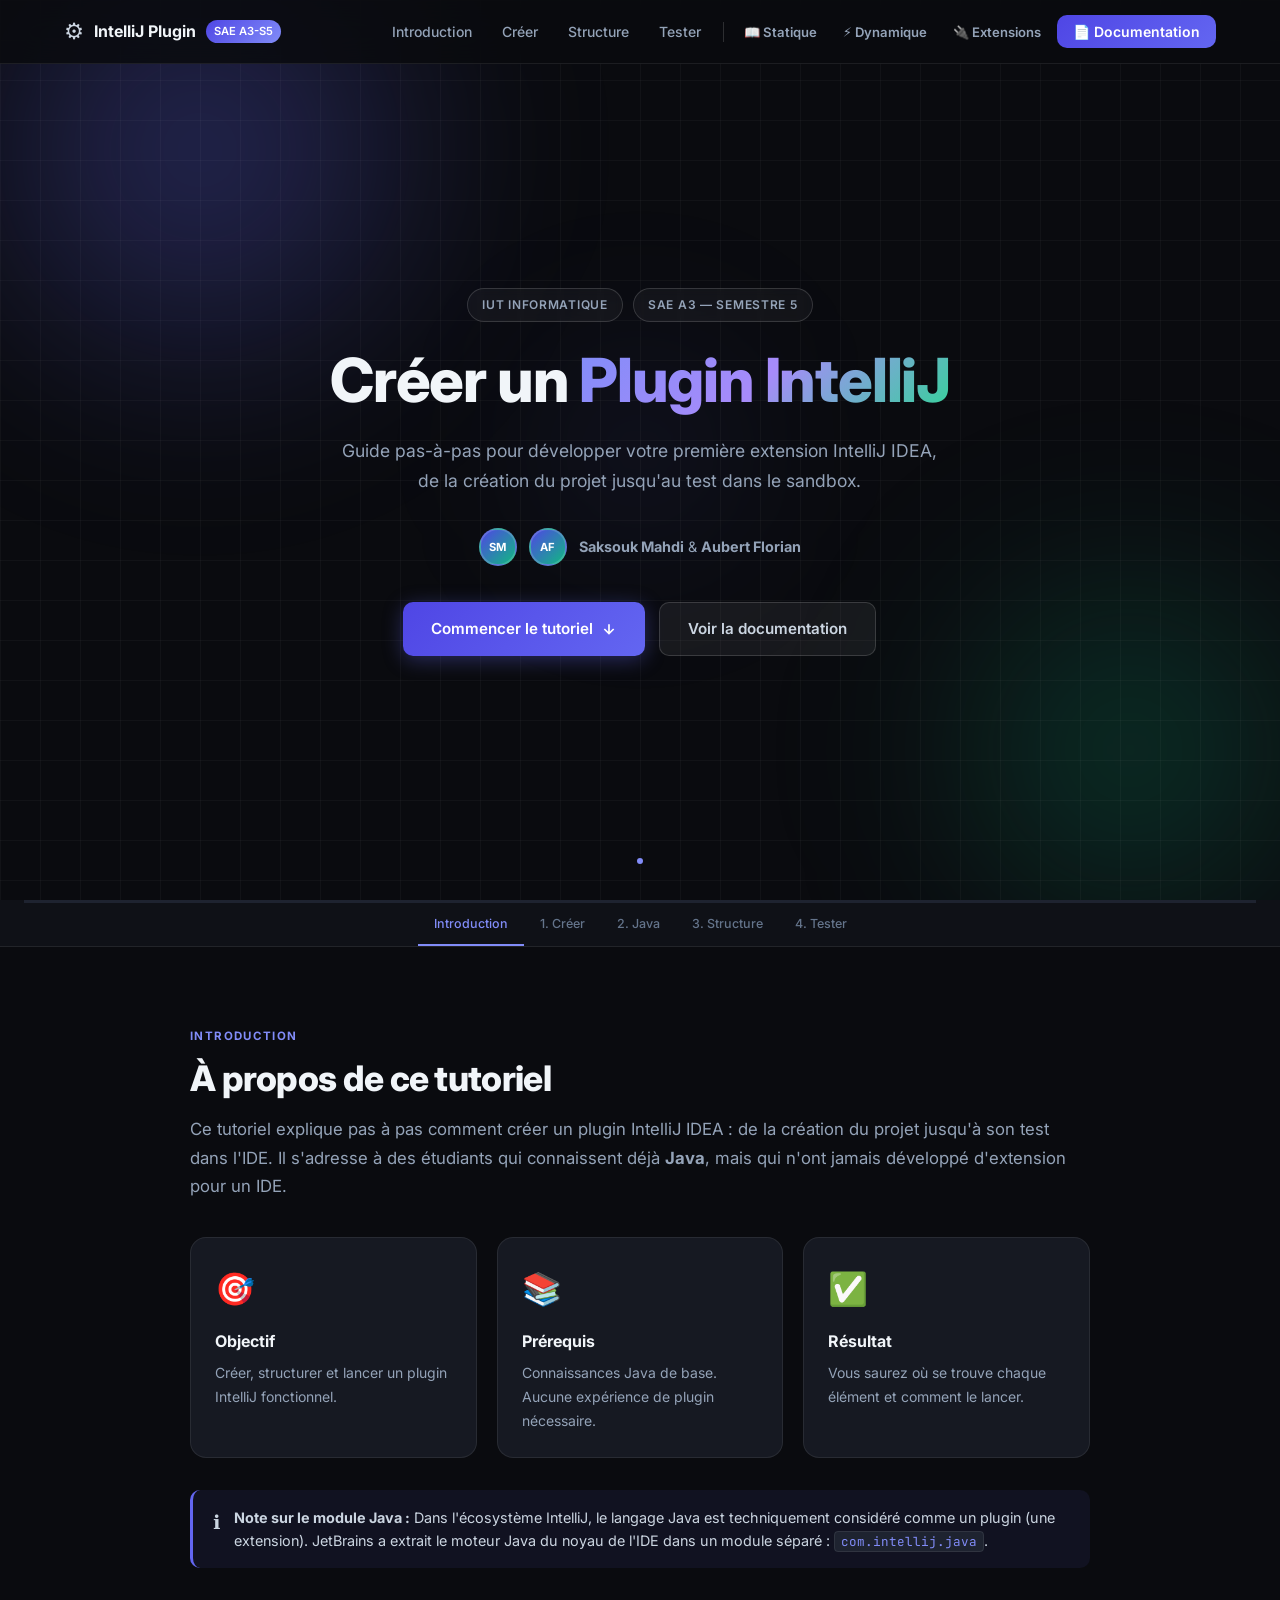
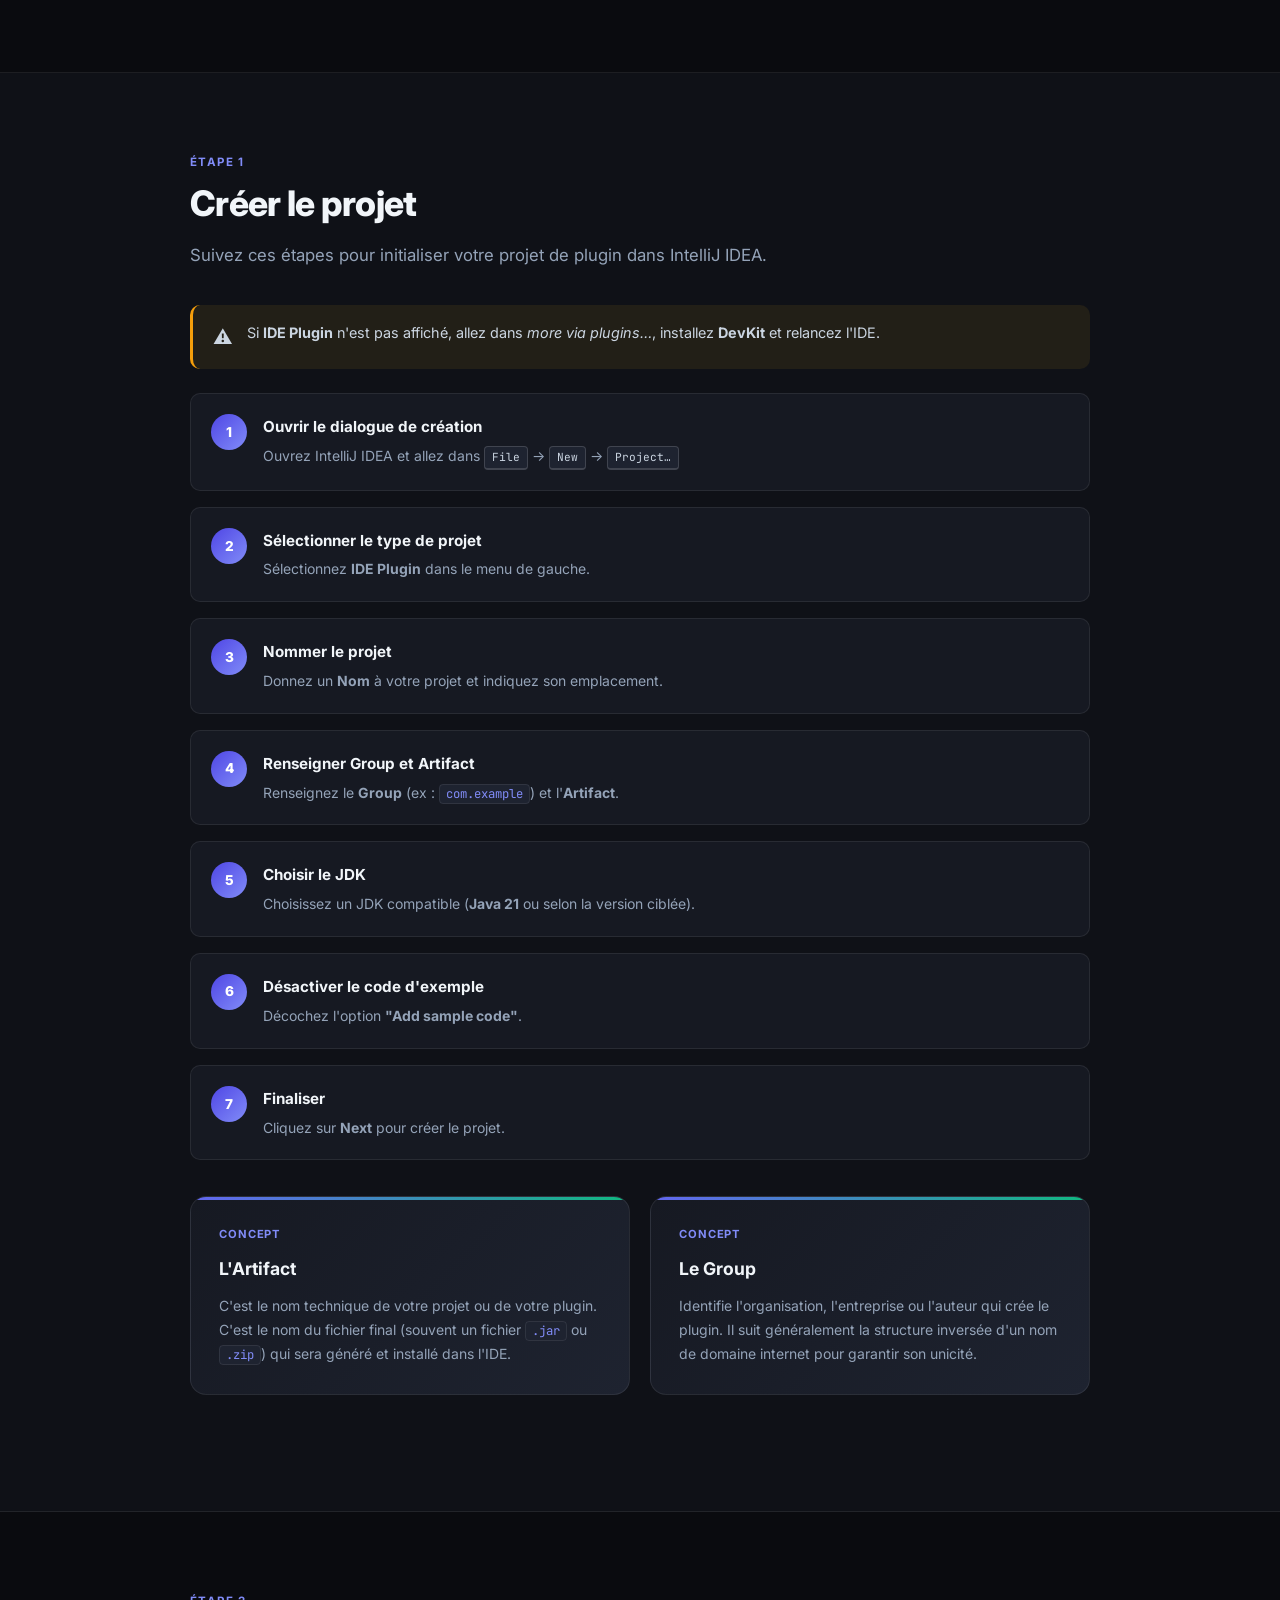
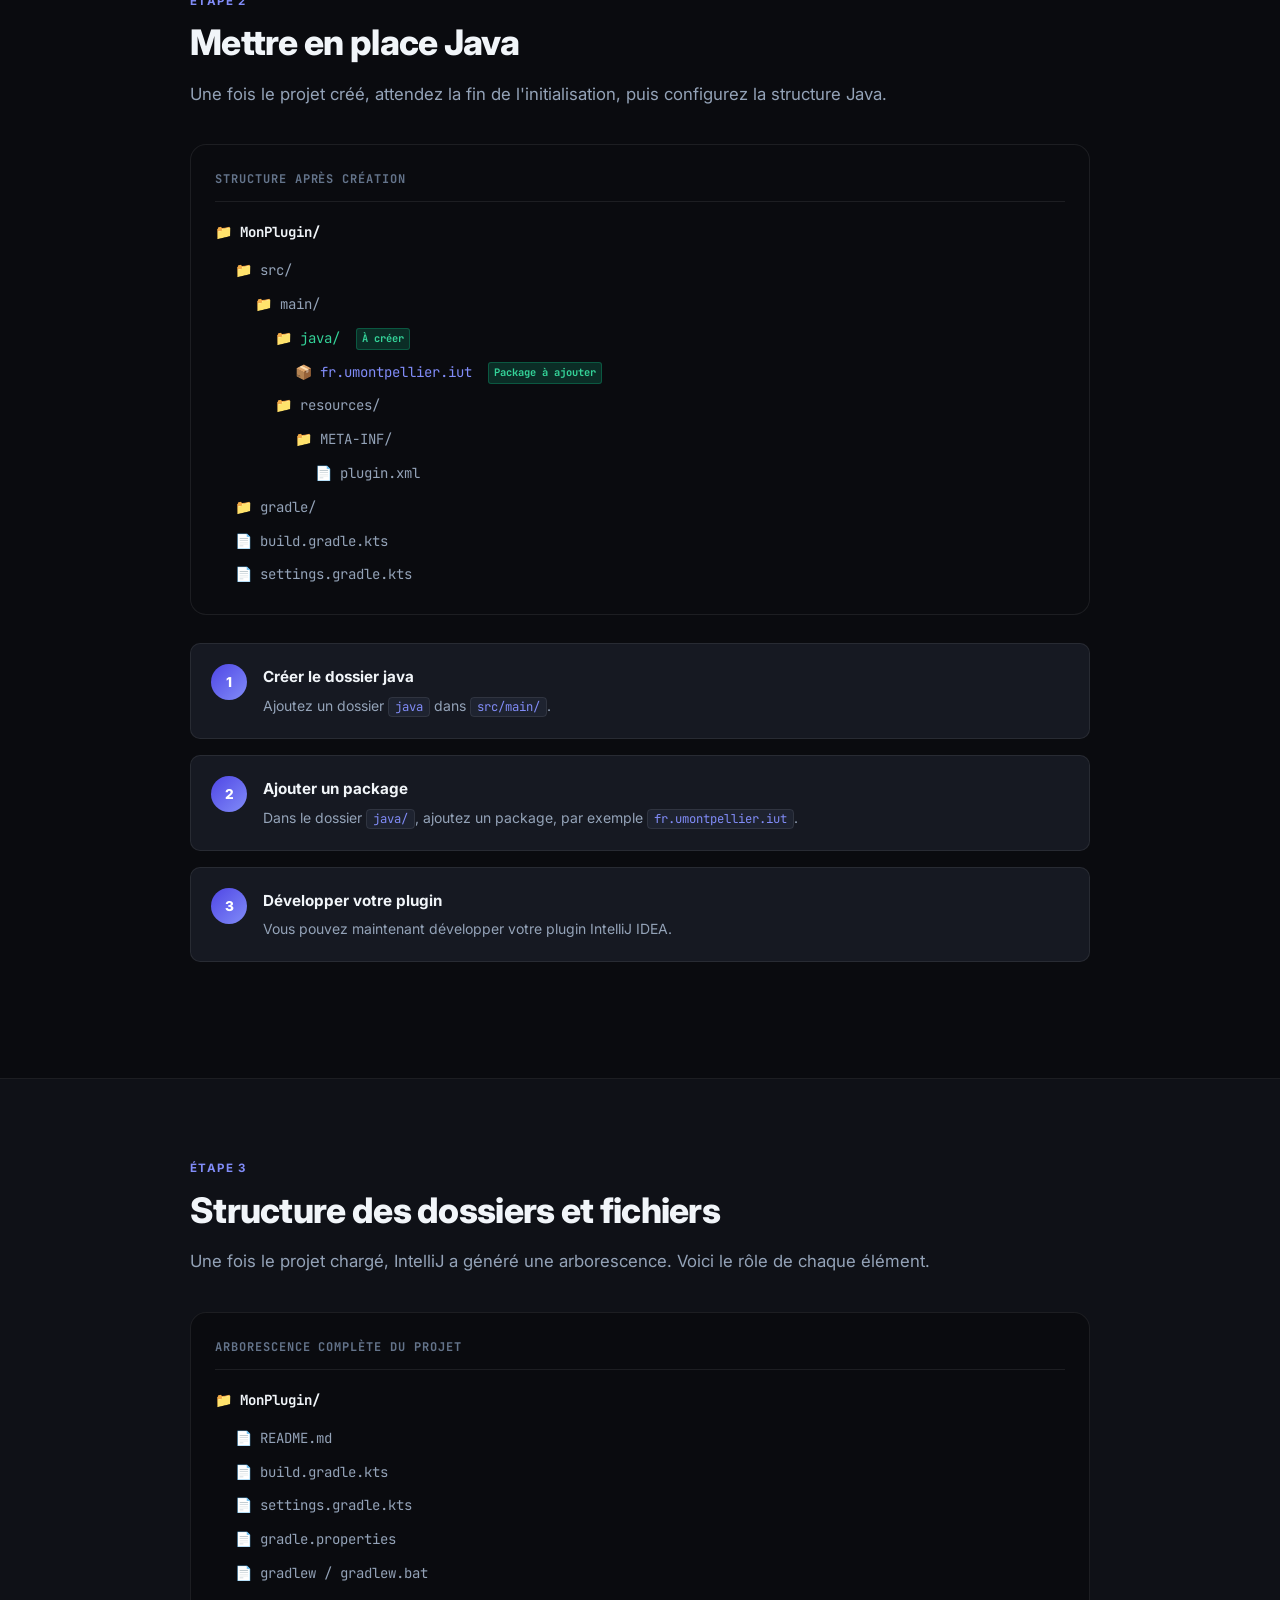
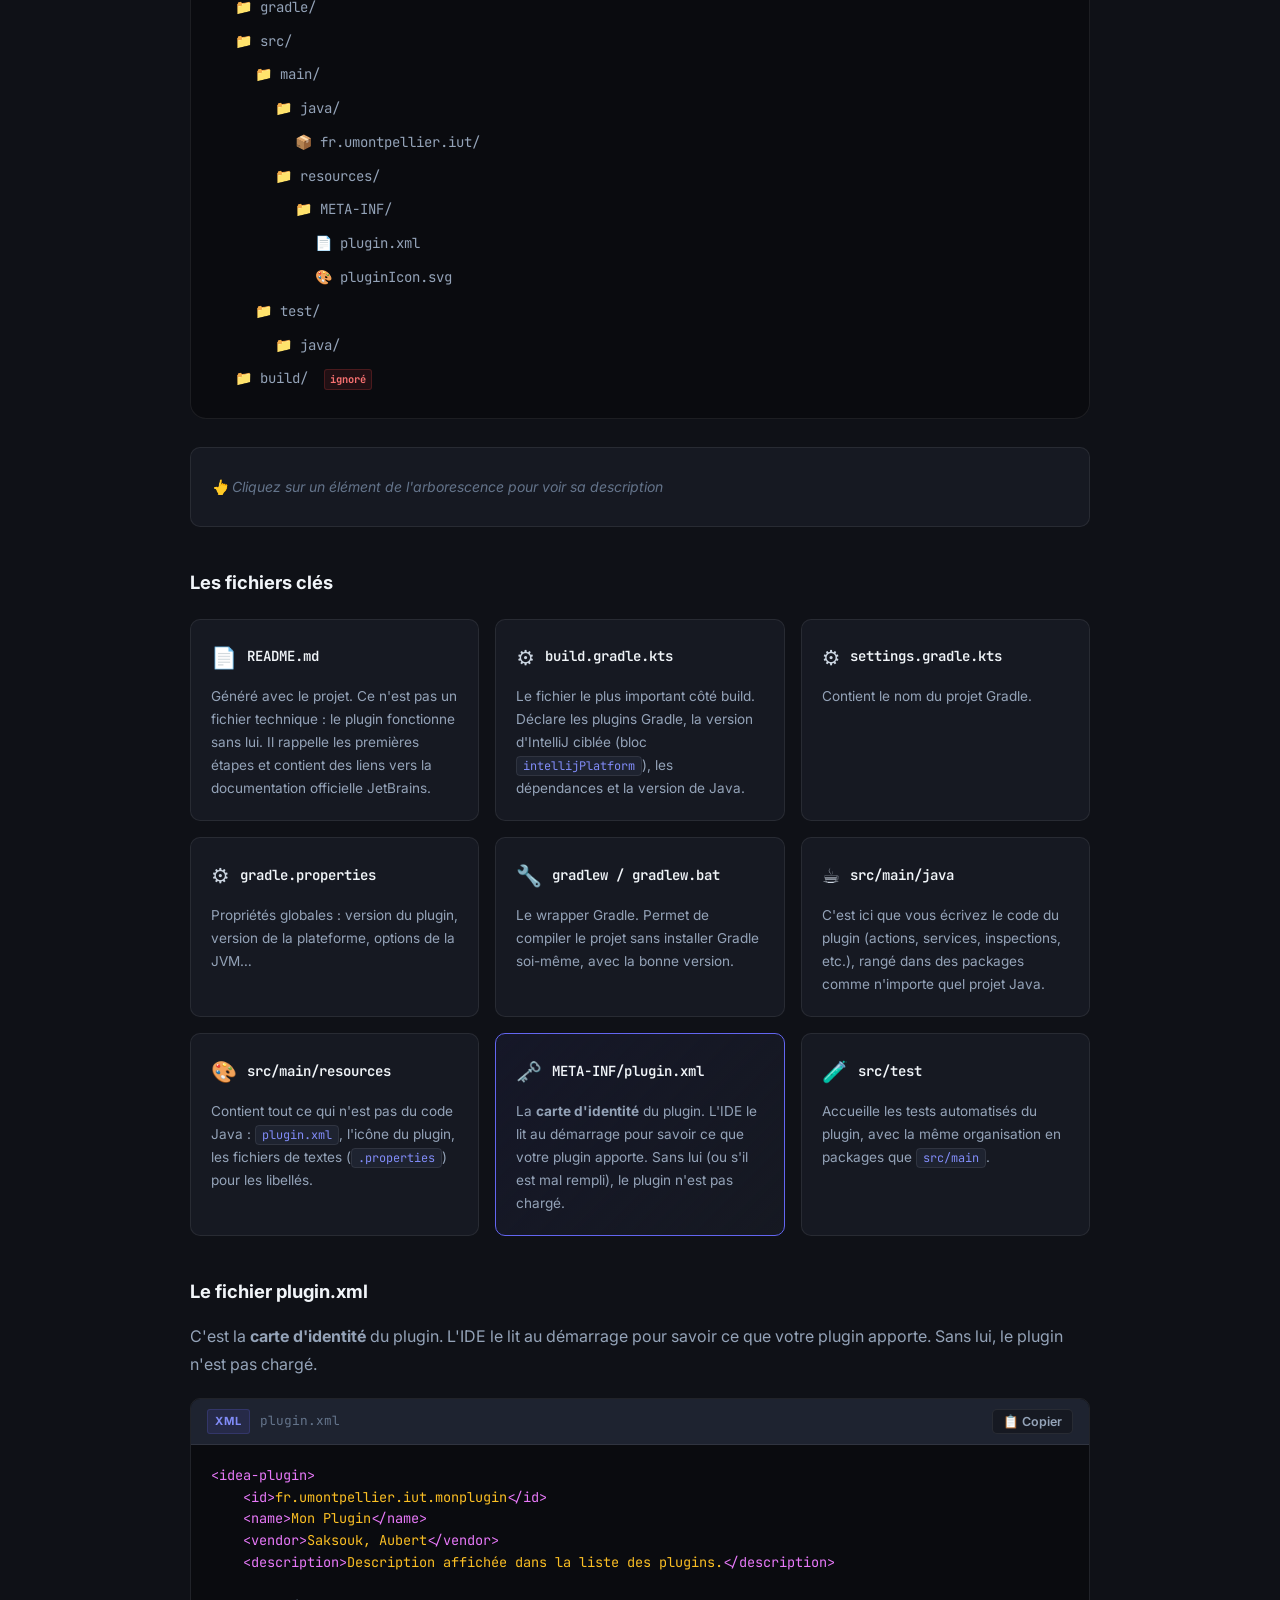
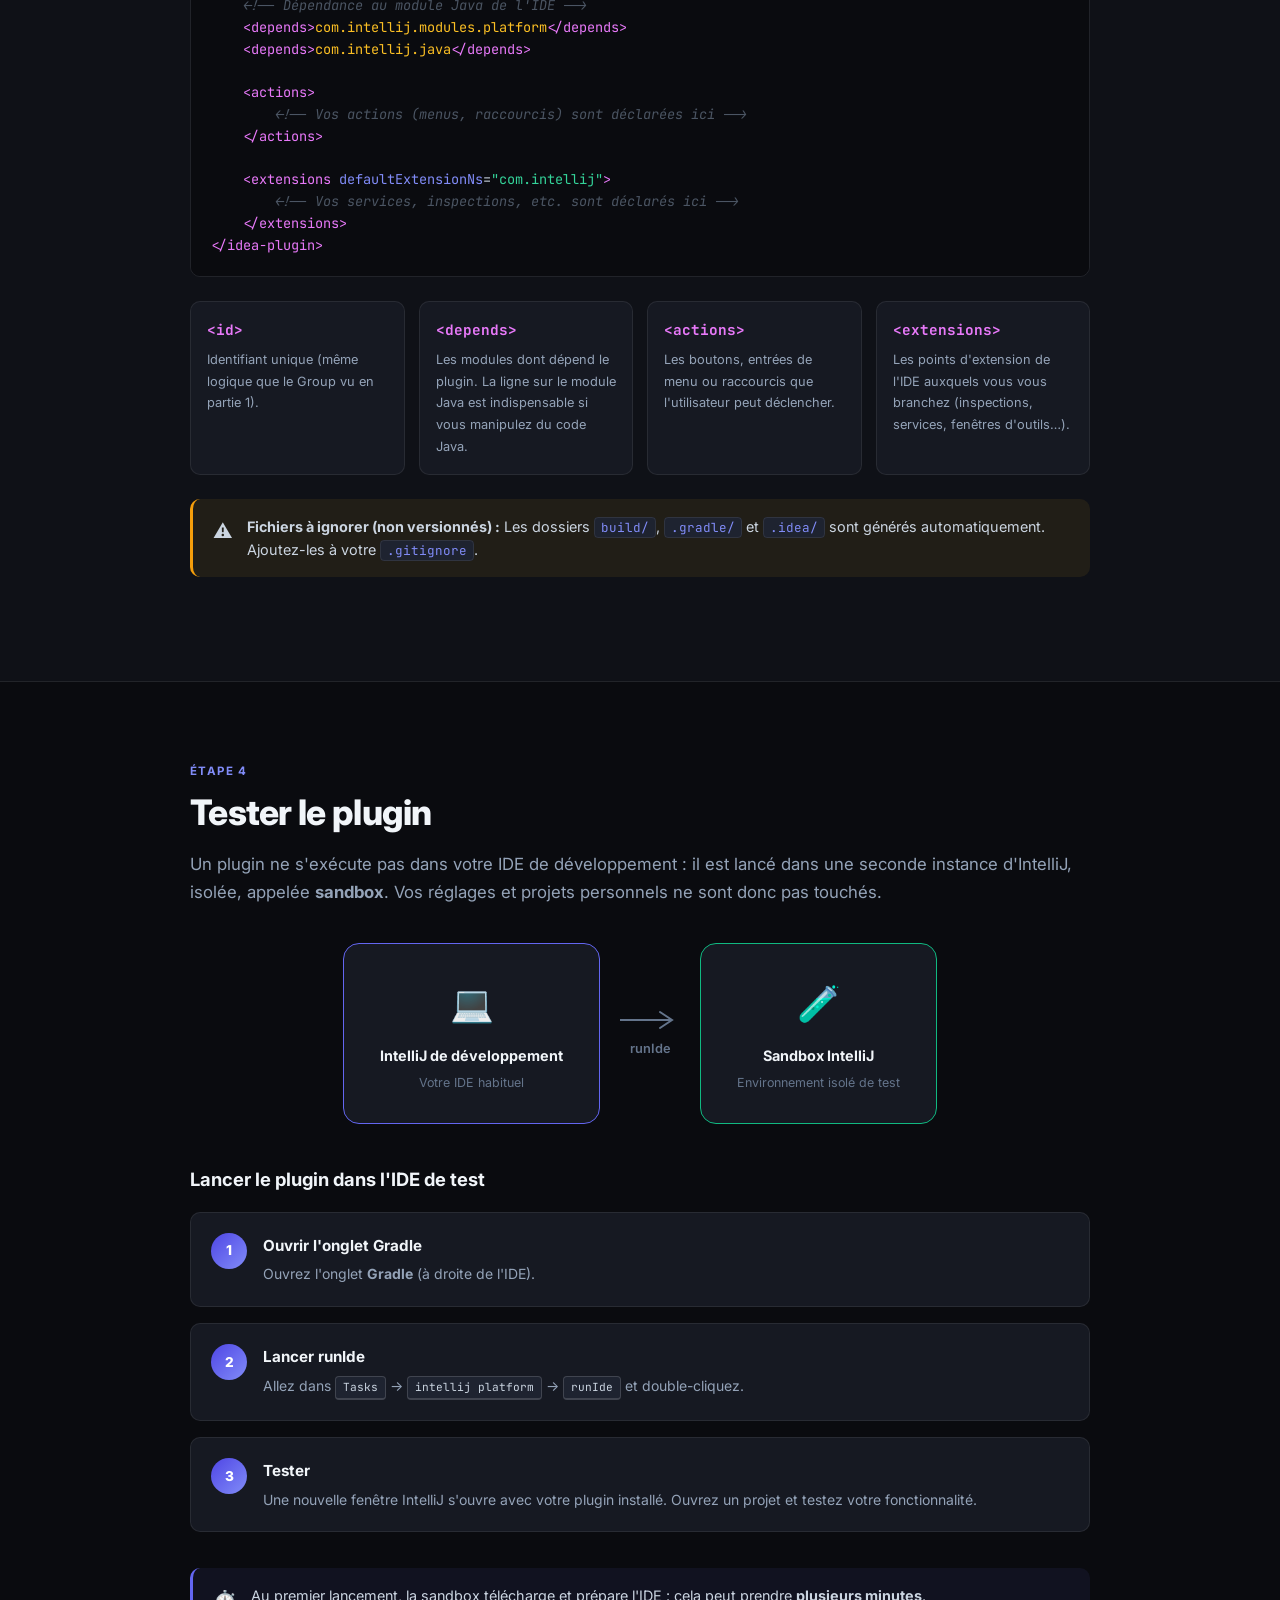
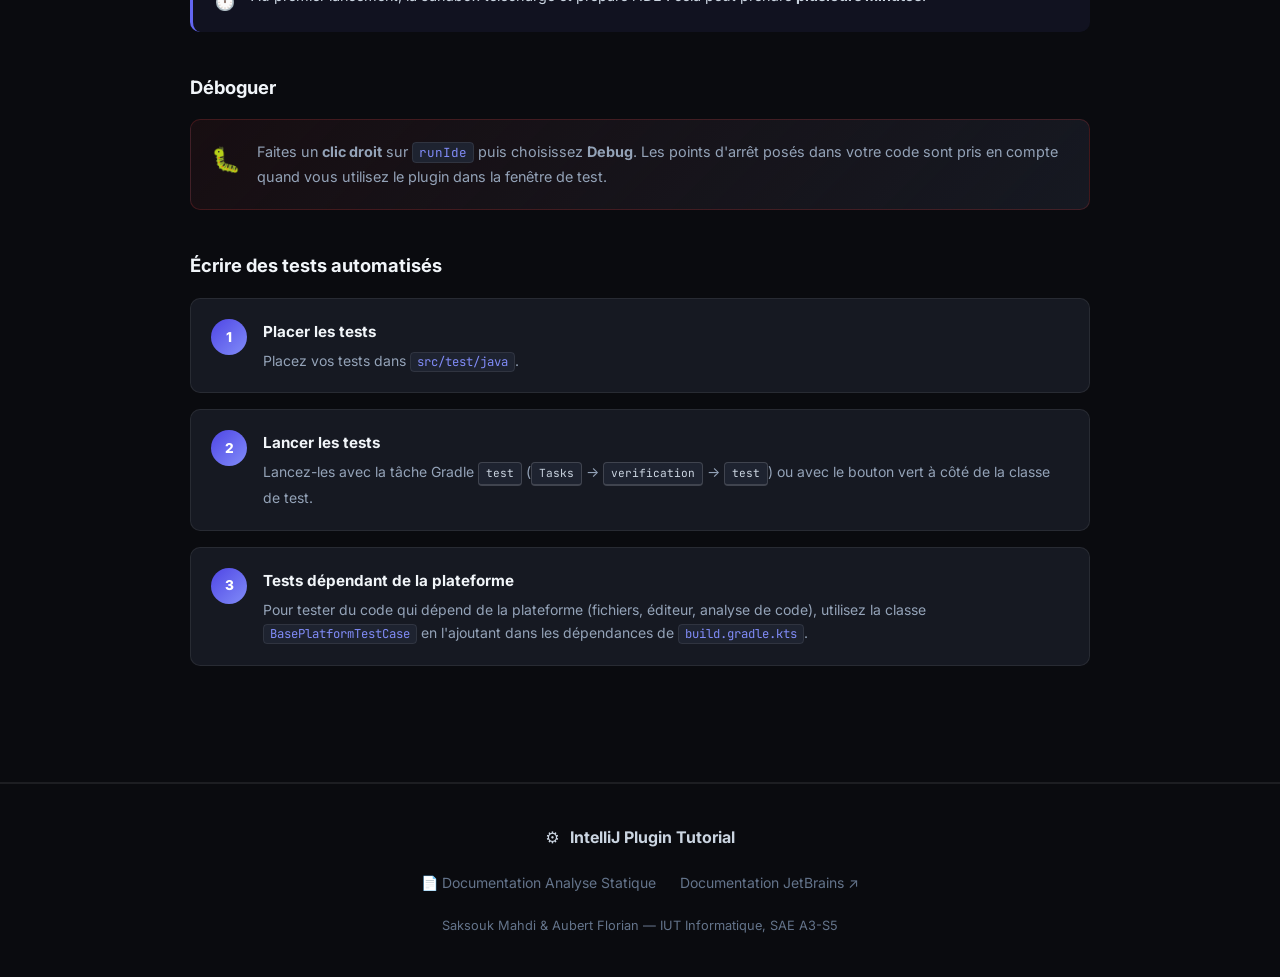
<file: index.html>
<!DOCTYPE html>
<html lang="fr">
<head>
  <meta charset="UTF-8" />
  <meta name="viewport" content="width=device-width, initial-scale=1.0" />
  <title>Tuto Plugin IntelliJ IDEA — SAE A3-S5</title>
  <meta name="description" content="Tutoriel complet pour créer un plugin IntelliJ IDEA : création du projet, structure des fichiers, et lancement du plugin. SAE A3-S5 IUT Informatique." />
  <link rel="preconnect" href="https://fonts.googleapis.com" />
  <link rel="preconnect" href="https://fonts.gstatic.com" crossorigin />
  <link href="https://fonts.googleapis.com/css2?family=Inter:wght@300;400;500;600;700;800&family=JetBrains+Mono:wght@400;500;700&display=swap" rel="stylesheet" />
  <link rel="stylesheet" href="styles.css" />
</head>
<body>

  <!-- ── NAVBAR ── -->
  <nav class="navbar" id="navbar">
    <div class="nav-inner">
      <div class="nav-brand">
        <span class="nav-logo">⚙️</span>
        <span class="nav-title">IntelliJ Plugin</span>
        <span class="nav-badge">SAE A3-S5</span>
      </div>
      <ul class="nav-links">
        <li><a href="#intro"     class="nav-link">Introduction</a></li>
        <li><a href="#create"    class="nav-link">Créer</a></li>
        <li><a href="#structure" class="nav-link">Structure</a></li>
        <li><a href="#test"      class="nav-link">Tester</a></li>
        <li class="nav-sep"></li>
        <li><a href="annexe.html"     class="nav-doc-link">📖 Statique</a></li>
        <li><a href="dynamique.html"  class="nav-doc-link">⚡ Dynamique</a></li>
        <li><a href="extensions.html" class="nav-doc-link">🔌 Extensions</a></li>
        <li>
          <a href="annexe.html" class="nav-cta" id="btn-annexe">
            📄 Documentation
          </a>
        </li>
      </ul>
      <button class="hamburger" id="hamburger" aria-label="Menu">
        <span></span><span></span><span></span>
      </button>
    </div>
  </nav>

  <!-- ── HERO ── -->
  <header class="hero" id="hero">
    <div class="hero-bg">
      <div class="orb orb-1"></div>
      <div class="orb orb-2"></div>
      <div class="orb orb-3"></div>
      <div class="grid-overlay"></div>
    </div>
    <div class="hero-content">
      <div class="hero-meta">
        <span class="hero-chip">IUT Informatique</span>
        <span class="hero-chip">SAE A3 — Semestre 5</span>
      </div>
      <h1 class="hero-title">
        Créer un <span class="gradient-text">Plugin IntelliJ</span>
      </h1>
      <p class="hero-subtitle">
        Guide pas-à-pas pour développer votre première extension IntelliJ IDEA,
        de la création du projet jusqu'au test dans le sandbox.
      </p>
      <div class="hero-authors">
        <div class="author-avatar">SM</div>
        <div class="author-avatar">AF</div>
        <div class="hero-authors-text">
          <strong>Saksouk Mahdi</strong> &amp; <strong>Aubert Florian</strong>
        </div>
      </div>
      <div class="hero-actions">
        <a href="#intro" class="btn btn-primary" id="btn-start">
          Commencer le tutoriel
          <svg width="16" height="16" viewBox="0 0 24 24" fill="none" stroke="currentColor" stroke-width="2.5"><path d="M12 5v14M5 12l7 7 7-7"/></svg>
        </a>
        <a href="annexe.html" class="btn btn-ghost" id="btn-doc">
          Voir la documentation
        </a>
      </div>
    </div>
    <div class="hero-scroll-hint">
      <div class="scroll-dot"></div>
    </div>
  </header>

  <!-- ── PROGRESS BAR ── -->
  <div class="progress-bar-wrapper">
    <div class="progress-track">
      <div class="progress-fill" id="progress-fill"></div>
    </div>
    <div class="progress-steps">
      <a href="#intro"     class="pstep active" data-step="0">Introduction</a>
      <a href="#create"    class="pstep"        data-step="1">1. Créer</a>
      <a href="#java"      class="pstep"        data-step="2">2. Java</a>
      <a href="#structure" class="pstep"        data-step="3">3. Structure</a>
      <a href="#test"      class="pstep"        data-step="4">4. Tester</a>
    </div>
  </div>

  <!-- ── MAIN ── -->
  <main class="main-content">

    <!-- SECTION 0 : INTRODUCTION -->
    <section class="tuto-section" id="intro">
      <div class="section-inner">
        <div class="section-label">Introduction</div>
        <h2 class="section-title">À propos de ce tutoriel</h2>
        <p class="section-lead">
          Ce tutoriel explique pas à pas comment créer un plugin IntelliJ IDEA :
          de la création du projet jusqu'à son test dans l'IDE. Il s'adresse à des
          étudiants qui connaissent déjà <strong>Java</strong>, mais qui n'ont jamais
          développé d'extension pour un IDE.
        </p>
        <div class="info-cards">
          <div class="info-card" id="card-goal">
            <div class="info-card-icon">🎯</div>
            <h3>Objectif</h3>
            <p>Créer, structurer et lancer un plugin IntelliJ fonctionnel.</p>
          </div>
          <div class="info-card" id="card-prereq">
            <div class="info-card-icon">📚</div>
            <h3>Prérequis</h3>
            <p>Connaissances Java de base. Aucune expérience de plugin nécessaire.</p>
          </div>
          <div class="info-card" id="card-result">
            <div class="info-card-icon">✅</div>
            <h3>Résultat</h3>
            <p>Vous saurez où se trouve chaque élément et comment le lancer.</p>
          </div>
        </div>

        <div class="callout callout-info" id="callout-intro-intellij">
          <div class="callout-icon">ℹ️</div>
          <div>
            <strong>Note sur le module Java :</strong> Dans l'écosystème IntelliJ, le langage Java
            est techniquement considéré comme un plugin (une extension). JetBrains a extrait le
            moteur Java du noyau de l'IDE dans un module séparé : <code>com.intellij.java</code>.
          </div>
        </div>
      </div>
    </section>

    <!-- SECTION 1 : CRÉER LE PROJET -->
    <section class="tuto-section alt-bg" id="create">
      <div class="section-inner">
        <div class="section-label">Étape 1</div>
        <h2 class="section-title">Créer le projet</h2>
        <p class="section-lead">
          Suivez ces étapes pour initialiser votre projet de plugin dans IntelliJ IDEA.
        </p>

        <div class="callout callout-warning" id="callout-devkit">
          <div class="callout-icon">⚠️</div>
          <div>
            Si <strong>IDE Plugin</strong> n'est pas affiché, allez dans
            <em>more via plugins…</em>, installez <strong>DevKit</strong> et relancez l'IDE.
          </div>
        </div>

        <ol class="steps-list" id="steps-create">
          <li class="step-item">
            <div class="step-number">1</div>
            <div class="step-body">
              <h4>Ouvrir le dialogue de création</h4>
              <p>Ouvrez IntelliJ IDEA et allez dans <kbd>File</kbd> → <kbd>New</kbd> → <kbd>Project…</kbd></p>
            </div>
          </li>
          <li class="step-item">
            <div class="step-number">2</div>
            <div class="step-body">
              <h4>Sélectionner le type de projet</h4>
              <p>Sélectionnez <strong>IDE Plugin</strong> dans le menu de gauche.</p>
            </div>
          </li>
          <li class="step-item">
            <div class="step-number">3</div>
            <div class="step-body">
              <h4>Nommer le projet</h4>
              <p>Donnez un <strong>Nom</strong> à votre projet et indiquez son emplacement.</p>
            </div>
          </li>
          <li class="step-item">
            <div class="step-number">4</div>
            <div class="step-body">
              <h4>Renseigner Group et Artifact</h4>
              <p>Renseignez le <strong>Group</strong> (ex : <code>com.example</code>) et l'<strong>Artifact</strong>.</p>
            </div>
          </li>
          <li class="step-item">
            <div class="step-number">5</div>
            <div class="step-body">
              <h4>Choisir le JDK</h4>
              <p>Choisissez un JDK compatible (<strong>Java 21</strong> ou selon la version ciblée).</p>
            </div>
          </li>
          <li class="step-item">
            <div class="step-number">6</div>
            <div class="step-body">
              <h4>Désactiver le code d'exemple</h4>
              <p>Décochez l'option <strong>"Add sample code"</strong>.</p>
            </div>
          </li>
          <li class="step-item">
            <div class="step-number">7</div>
            <div class="step-body">
              <h4>Finaliser</h4>
              <p>Cliquez sur <strong>Next</strong> pour créer le projet.</p>
            </div>
          </li>
        </ol>

        <div class="concept-grid">
          <div class="concept-card" id="concept-artifact">
            <div class="concept-tag">Concept</div>
            <h3>L'Artifact</h3>
            <p>
              C'est le nom technique de votre projet ou de votre plugin.
              C'est le nom du fichier final (souvent un fichier <code>.jar</code> ou <code>.zip</code>)
              qui sera généré et installé dans l'IDE.
            </p>
          </div>
          <div class="concept-card" id="concept-group">
            <div class="concept-tag">Concept</div>
            <h3>Le Group</h3>
            <p>
              Identifie l'organisation, l'entreprise ou l'auteur qui crée le plugin.
              Il suit généralement la structure inversée d'un nom de domaine internet
              pour garantir son unicité.
            </p>
          </div>
        </div>
      </div>
    </section>

    <!-- SECTION 2 : JAVA -->
    <section class="tuto-section" id="java">
      <div class="section-inner">
        <div class="section-label">Étape 2</div>
        <h2 class="section-title">Mettre en place Java</h2>
        <p class="section-lead">
          Une fois le projet créé, attendez la fin de l'initialisation, puis configurez
          la structure Java.
        </p>

        <div class="tree-container" id="tree-java">
          <div class="tree-title">Structure après création</div>
          <div class="file-tree">
            <div class="tree-node root">📁 MonPlugin/</div>
            <div class="tree-node l1">📁 src/</div>
            <div class="tree-node l2">📁 main/</div>
            <div class="tree-node l3 highlight-new">📁 java/ <span class="badge-new">À créer</span></div>
            <div class="tree-node l4 highlight-pkg">📦 fr.umontpellier.iut <span class="badge-new">Package à ajouter</span></div>
            <div class="tree-node l3">📁 resources/</div>
            <div class="tree-node l4">📁 META-INF/</div>
            <div class="tree-node l5">📄 plugin.xml</div>
            <div class="tree-node l1">📁 gradle/</div>
            <div class="tree-node l1">📄 build.gradle.kts</div>
            <div class="tree-node l1">📄 settings.gradle.kts</div>
          </div>
        </div>

        <ol class="steps-list" id="steps-java">
          <li class="step-item">
            <div class="step-number">1</div>
            <div class="step-body">
              <h4>Créer le dossier java</h4>
              <p>Ajoutez un dossier <code>java</code> dans <code>src/main/</code>.</p>
            </div>
          </li>
          <li class="step-item">
            <div class="step-number">2</div>
            <div class="step-body">
              <h4>Ajouter un package</h4>
              <p>Dans le dossier <code>java/</code>, ajoutez un package, par exemple <code>fr.umontpellier.iut</code>.</p>
            </div>
          </li>
          <li class="step-item">
            <div class="step-number">3</div>
            <div class="step-body">
              <h4>Développer votre plugin</h4>
              <p>Vous pouvez maintenant développer votre plugin IntelliJ IDEA.</p>
            </div>
          </li>
        </ol>
      </div>
    </section>

    <!-- SECTION 3 : STRUCTURE -->
    <section class="tuto-section alt-bg" id="structure">
      <div class="section-inner">
        <div class="section-label">Étape 3</div>
        <h2 class="section-title">Structure des dossiers et fichiers</h2>
        <p class="section-lead">
          Une fois le projet chargé, IntelliJ a généré une arborescence.
          Voici le rôle de chaque élément.
        </p>

        <!-- Arborescence complète -->
        <div class="tree-container full-tree" id="full-tree">
          <div class="tree-title">Arborescence complète du projet</div>
          <div class="file-tree">
            <div class="tree-node root">📁 MonPlugin/</div>
            <div class="tree-node l1 interactive" data-desc="readme">📄 README.md</div>
            <div class="tree-node l1 interactive" data-desc="build-gradle">📄 build.gradle.kts</div>
            <div class="tree-node l1 interactive" data-desc="settings-gradle">📄 settings.gradle.kts</div>
            <div class="tree-node l1 interactive" data-desc="gradle-props">📄 gradle.properties</div>
            <div class="tree-node l1 interactive" data-desc="gradlew">📄 gradlew / gradlew.bat</div>
            <div class="tree-node l1">📁 gradle/</div>
            <div class="tree-node l1">📁 src/</div>
            <div class="tree-node l2">📁 main/</div>
            <div class="tree-node l3 interactive" data-desc="src-java">📁 java/</div>
            <div class="tree-node l4">📦 fr.umontpellier.iut/</div>
            <div class="tree-node l3 interactive" data-desc="src-resources">📁 resources/</div>
            <div class="tree-node l4">📁 META-INF/</div>
            <div class="tree-node l5 interactive" data-desc="plugin-xml">📄 plugin.xml</div>
            <div class="tree-node l5">🎨 pluginIcon.svg</div>
            <div class="tree-node l2">📁 test/</div>
            <div class="tree-node l3 interactive" data-desc="src-test">📁 java/</div>
            <div class="tree-node l1">📁 build/ <span class="badge-ignore">ignoré</span></div>
          </div>
        </div>

        <!-- Panel de description des fichiers -->
        <div class="file-desc-panel" id="file-desc-panel">
          <div class="file-desc-placeholder">
            👆 Cliquez sur un élément de l'arborescence pour voir sa description
          </div>
          <div class="file-desc-content" id="file-desc-content" style="display:none">
            <h4 id="file-desc-title"></h4>
            <p id="file-desc-text"></p>
          </div>
        </div>

        <!-- Fichiers clés -->
        <h3 class="subsection-title">Les fichiers clés</h3>
        <div class="file-cards" id="file-cards">

          <div class="file-card" id="fc-readme">
            <div class="file-card-header">
              <span class="file-icon">📄</span>
              <code>README.md</code>
            </div>
            <p>
              Généré avec le projet. Ce n'est pas un fichier technique : le plugin
              fonctionne sans lui. Il rappelle les premières étapes et contient des
              liens vers la documentation officielle JetBrains.
            </p>
          </div>

          <div class="file-card" id="fc-build">
            <div class="file-card-header">
              <span class="file-icon">⚙️</span>
              <code>build.gradle.kts</code>
            </div>
            <p>
              Le fichier le plus important côté build. Déclare les plugins Gradle,
              la version d'IntelliJ ciblée (bloc <code>intellijPlatform</code>),
              les dépendances et la version de Java.
            </p>
          </div>

          <div class="file-card" id="fc-settings">
            <div class="file-card-header">
              <span class="file-icon">⚙️</span>
              <code>settings.gradle.kts</code>
            </div>
            <p>Contient le nom du projet Gradle.</p>
          </div>

          <div class="file-card" id="fc-props">
            <div class="file-card-header">
              <span class="file-icon">⚙️</span>
              <code>gradle.properties</code>
            </div>
            <p>
              Propriétés globales : version du plugin, version de la plateforme,
              options de la JVM…
            </p>
          </div>

          <div class="file-card" id="fc-gradlew">
            <div class="file-card-header">
              <span class="file-icon">🔧</span>
              <code>gradlew / gradlew.bat</code>
            </div>
            <p>
              Le wrapper Gradle. Permet de compiler le projet sans installer Gradle
              soi-même, avec la bonne version.
            </p>
          </div>

          <div class="file-card" id="fc-java">
            <div class="file-card-header">
              <span class="file-icon">☕</span>
              <code>src/main/java</code>
            </div>
            <p>
              C'est ici que vous écrivez le code du plugin (actions, services,
              inspections, etc.), rangé dans des packages comme n'importe quel
              projet Java.
            </p>
          </div>

          <div class="file-card" id="fc-resources">
            <div class="file-card-header">
              <span class="file-icon">🎨</span>
              <code>src/main/resources</code>
            </div>
            <p>
              Contient tout ce qui n'est pas du code Java : <code>plugin.xml</code>,
              l'icône du plugin, les fichiers de textes
              (<code>.properties</code>) pour les libellés.
            </p>
          </div>

          <div class="file-card highlight-card" id="fc-plugin-xml">
            <div class="file-card-header">
              <span class="file-icon">🗝️</span>
              <code>META-INF/plugin.xml</code>
            </div>
            <p>
              La <strong>carte d'identité</strong> du plugin. L'IDE le lit au démarrage
              pour savoir ce que votre plugin apporte. Sans lui (ou s'il est mal rempli),
              le plugin n'est pas chargé.
            </p>
          </div>

          <div class="file-card" id="fc-test">
            <div class="file-card-header">
              <span class="file-icon">🧪</span>
              <code>src/test</code>
            </div>
            <p>
              Accueille les tests automatisés du plugin, avec la même organisation
              en packages que <code>src/main</code>.
            </p>
          </div>

        </div>

        <!-- plugin.xml -->
        <h3 class="subsection-title" id="plugin-xml-section">Le fichier plugin.xml</h3>
        <p>
          C'est la <strong>carte d'identité</strong> du plugin. L'IDE le lit au démarrage
          pour savoir ce que votre plugin apporte. Sans lui, le plugin n'est pas chargé.
        </p>

        <div class="code-block-wrapper" id="code-plugin-xml">
          <div class="code-header">
            <span class="code-lang">XML</span>
            <span class="code-file">plugin.xml</span>
            <button class="copy-btn" data-target="plugin-xml-code" aria-label="Copier">📋 Copier</button>
          </div>
          <pre class="code-block" id="plugin-xml-code"><code><span class="xml-tag">&lt;idea-plugin&gt;</span>
    <span class="xml-tag">&lt;id&gt;</span><span class="xml-val">fr.umontpellier.iut.monplugin</span><span class="xml-tag">&lt;/id&gt;</span>
    <span class="xml-tag">&lt;name&gt;</span><span class="xml-val">Mon Plugin</span><span class="xml-tag">&lt;/name&gt;</span>
    <span class="xml-tag">&lt;vendor&gt;</span><span class="xml-val">Saksouk, Aubert</span><span class="xml-tag">&lt;/vendor&gt;</span>
    <span class="xml-tag">&lt;description&gt;</span><span class="xml-val">Description affichée dans la liste des plugins.</span><span class="xml-tag">&lt;/description&gt;</span>

    <span class="xml-comment">&lt;!-- Dépendance au module Java de l'IDE --&gt;</span>
    <span class="xml-tag">&lt;depends&gt;</span><span class="xml-val">com.intellij.modules.platform</span><span class="xml-tag">&lt;/depends&gt;</span>
    <span class="xml-tag">&lt;depends&gt;</span><span class="xml-val">com.intellij.java</span><span class="xml-tag">&lt;/depends&gt;</span>

    <span class="xml-tag">&lt;actions&gt;</span>
        <span class="xml-comment">&lt;!-- Vos actions (menus, raccourcis) sont déclarées ici --&gt;</span>
    <span class="xml-tag">&lt;/actions&gt;</span>

    <span class="xml-tag">&lt;extensions</span> <span class="xml-attr">defaultExtensionNs</span>=<span class="xml-str">"com.intellij"</span><span class="xml-tag">&gt;</span>
        <span class="xml-comment">&lt;!-- Vos services, inspections, etc. sont déclarés ici --&gt;</span>
    <span class="xml-tag">&lt;/extensions&gt;</span>
<span class="xml-tag">&lt;/idea-plugin&gt;</span></code></pre>
        </div>

        <div class="xml-fields-grid" id="xml-fields">
          <div class="xml-field">
            <code class="xml-field-key">&lt;id&gt;</code>
            <p>Identifiant unique (même logique que le Group vu en partie 1).</p>
          </div>
          <div class="xml-field">
            <code class="xml-field-key">&lt;depends&gt;</code>
            <p>Les modules dont dépend le plugin. La ligne sur le module Java est indispensable si vous manipulez du code Java.</p>
          </div>
          <div class="xml-field">
            <code class="xml-field-key">&lt;actions&gt;</code>
            <p>Les boutons, entrées de menu ou raccourcis que l'utilisateur peut déclencher.</p>
          </div>
          <div class="xml-field">
            <code class="xml-field-key">&lt;extensions&gt;</code>
            <p>Les points d'extension de l'IDE auxquels vous vous branchez (inspections, services, fenêtres d'outils…).</p>
          </div>
        </div>

        <div class="callout callout-warning" id="callout-ignored">
          <div class="callout-icon">⚠️</div>
          <div>
            <strong>Fichiers à ignorer (non versionnés) :</strong>
            Les dossiers <code>build/</code>, <code>.gradle/</code> et <code>.idea/</code>
            sont générés automatiquement. Ajoutez-les à votre <code>.gitignore</code>.
          </div>
        </div>
      </div>
    </section>

    <!-- SECTION 4 : TESTER -->
    <section class="tuto-section" id="test">
      <div class="section-inner">
        <div class="section-label">Étape 4</div>
        <h2 class="section-title">Tester le plugin</h2>
        <p class="section-lead">
          Un plugin ne s'exécute pas dans votre IDE de développement : il est lancé dans
          une seconde instance d'IntelliJ, isolée, appelée <strong>sandbox</strong>.
          Vos réglages et projets personnels ne sont donc pas touchés.
        </p>

        <div class="sandbox-diagram" id="sandbox-diagram">
          <div class="sandbox-box dev">
            <div class="sandbox-icon">💻</div>
            <div class="sandbox-label">IntelliJ de développement</div>
            <div class="sandbox-sub">Votre IDE habituel</div>
          </div>
          <div class="sandbox-arrow">
            <svg width="60" height="24" viewBox="0 0 60 24"><path d="M0 12 H50 M40 4 L52 12 L40 20" stroke="currentColor" stroke-width="2" fill="none" stroke-linecap="round"/></svg>
            <span>runIde</span>
          </div>
          <div class="sandbox-box sandbox">
            <div class="sandbox-icon">🧪</div>
            <div class="sandbox-label">Sandbox IntelliJ</div>
            <div class="sandbox-sub">Environnement isolé de test</div>
          </div>
        </div>

        <!-- Lancer -->
        <h3 class="subsection-title">Lancer le plugin dans l'IDE de test</h3>
        <ol class="steps-list" id="steps-run">
          <li class="step-item">
            <div class="step-number">1</div>
            <div class="step-body">
              <h4>Ouvrir l'onglet Gradle</h4>
              <p>Ouvrez l'onglet <strong>Gradle</strong> (à droite de l'IDE).</p>
            </div>
          </li>
          <li class="step-item">
            <div class="step-number">2</div>
            <div class="step-body">
              <h4>Lancer runIde</h4>
              <p>Allez dans <kbd>Tasks</kbd> → <kbd>intellij platform</kbd> → <kbd>runIde</kbd> et double-cliquez.</p>
            </div>
          </li>
          <li class="step-item">
            <div class="step-number">3</div>
            <div class="step-body">
              <h4>Tester</h4>
              <p>Une nouvelle fenêtre IntelliJ s'ouvre avec votre plugin installé. Ouvrez un projet et testez votre fonctionnalité.</p>
            </div>
          </li>
        </ol>

        <div class="callout callout-info" id="callout-sandbox">
          <div class="callout-icon">⏱️</div>
          <div>
            Au premier lancement, la sandbox télécharge et prépare l'IDE : cela peut prendre <strong>plusieurs minutes</strong>.
          </div>
        </div>

        <!-- Déboguer -->
        <h3 class="subsection-title">Déboguer</h3>
        <div class="debug-card" id="debug-card">
          <div class="debug-icon">🐛</div>
          <div class="debug-content">
            <p>
              Faites un <strong>clic droit</strong> sur <code>runIde</code> puis choisissez
              <strong>Debug</strong>. Les points d'arrêt posés dans votre code sont pris en
              compte quand vous utilisez le plugin dans la fenêtre de test.
            </p>
          </div>
        </div>

        <!-- Tests automatisés -->
        <h3 class="subsection-title">Écrire des tests automatisés</h3>
        <ol class="steps-list" id="steps-tests">
          <li class="step-item">
            <div class="step-number">1</div>
            <div class="step-body">
              <h4>Placer les tests</h4>
              <p>Placez vos tests dans <code>src/test/java</code>.</p>
            </div>
          </li>
          <li class="step-item">
            <div class="step-number">2</div>
            <div class="step-body">
              <h4>Lancer les tests</h4>
              <p>Lancez-les avec la tâche Gradle <kbd>test</kbd> (<kbd>Tasks</kbd> → <kbd>verification</kbd> → <kbd>test</kbd>) ou avec le bouton vert à côté de la classe de test.</p>
            </div>
          </li>
          <li class="step-item">
            <div class="step-number">3</div>
            <div class="step-body">
              <h4>Tests dépendant de la plateforme</h4>
              <p>Pour tester du code qui dépend de la plateforme (fichiers, éditeur, analyse de code), utilisez la classe <code>BasePlatformTestCase</code> en l'ajoutant dans les dépendances de <code>build.gradle.kts</code>.</p>
            </div>
          </li>
        </ol>

      </div>
    </section>

  </main>

  <!-- ── FOOTER ── -->
  <footer class="footer">
    <div class="footer-inner">
      <div class="footer-brand">
        <span>⚙️</span>
        <span>IntelliJ Plugin Tutorial</span>
      </div>
      <div class="footer-links">
        <a href="annexe.html" id="footer-annexe">📄 Documentation Analyse Statique</a>
        <a href="https://plugins.jetbrains.com/docs/intellij/getting-started.html" target="_blank" rel="noopener">Documentation JetBrains ↗</a>
      </div>
      <div class="footer-credits">
        Saksouk Mahdi &amp; Aubert Florian — IUT Informatique, SAE A3-S5
      </div>
    </div>
  </footer>

  <script src="script.js"></script>
</body>
</html>
</file>
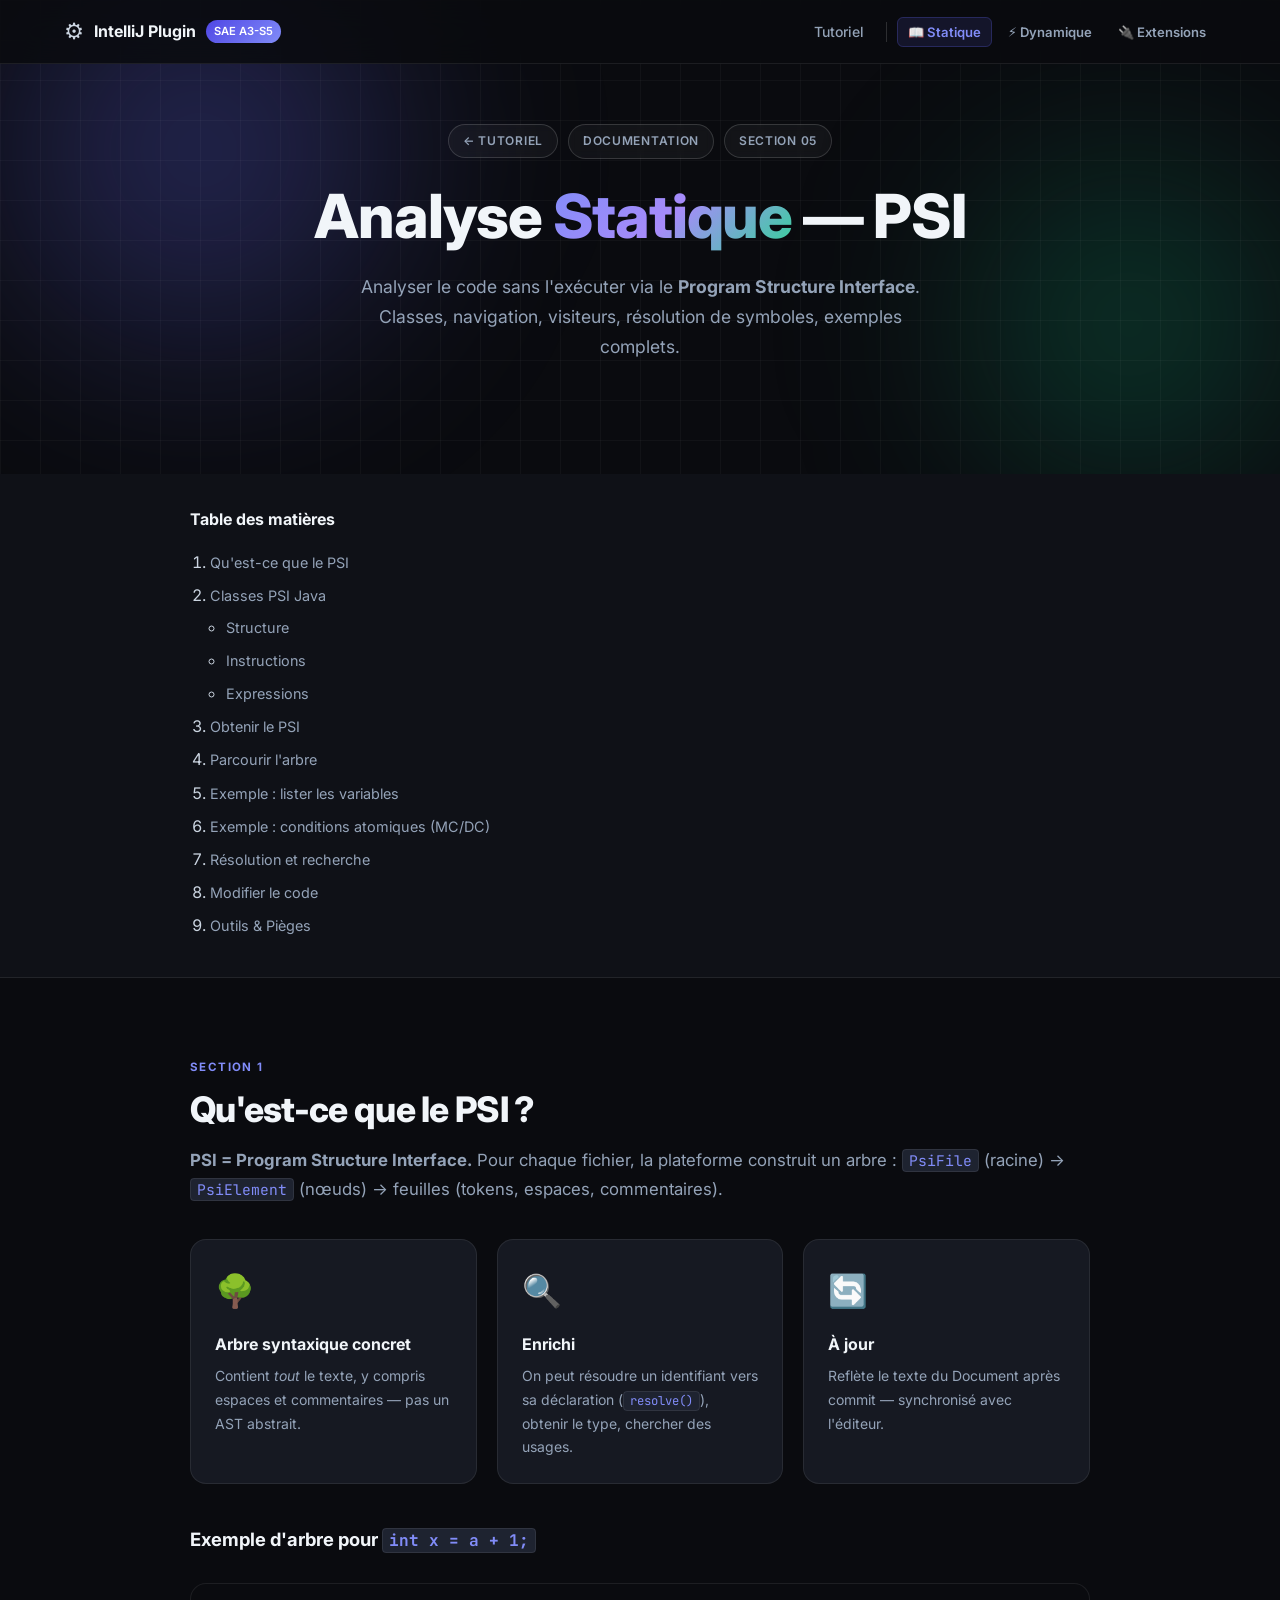
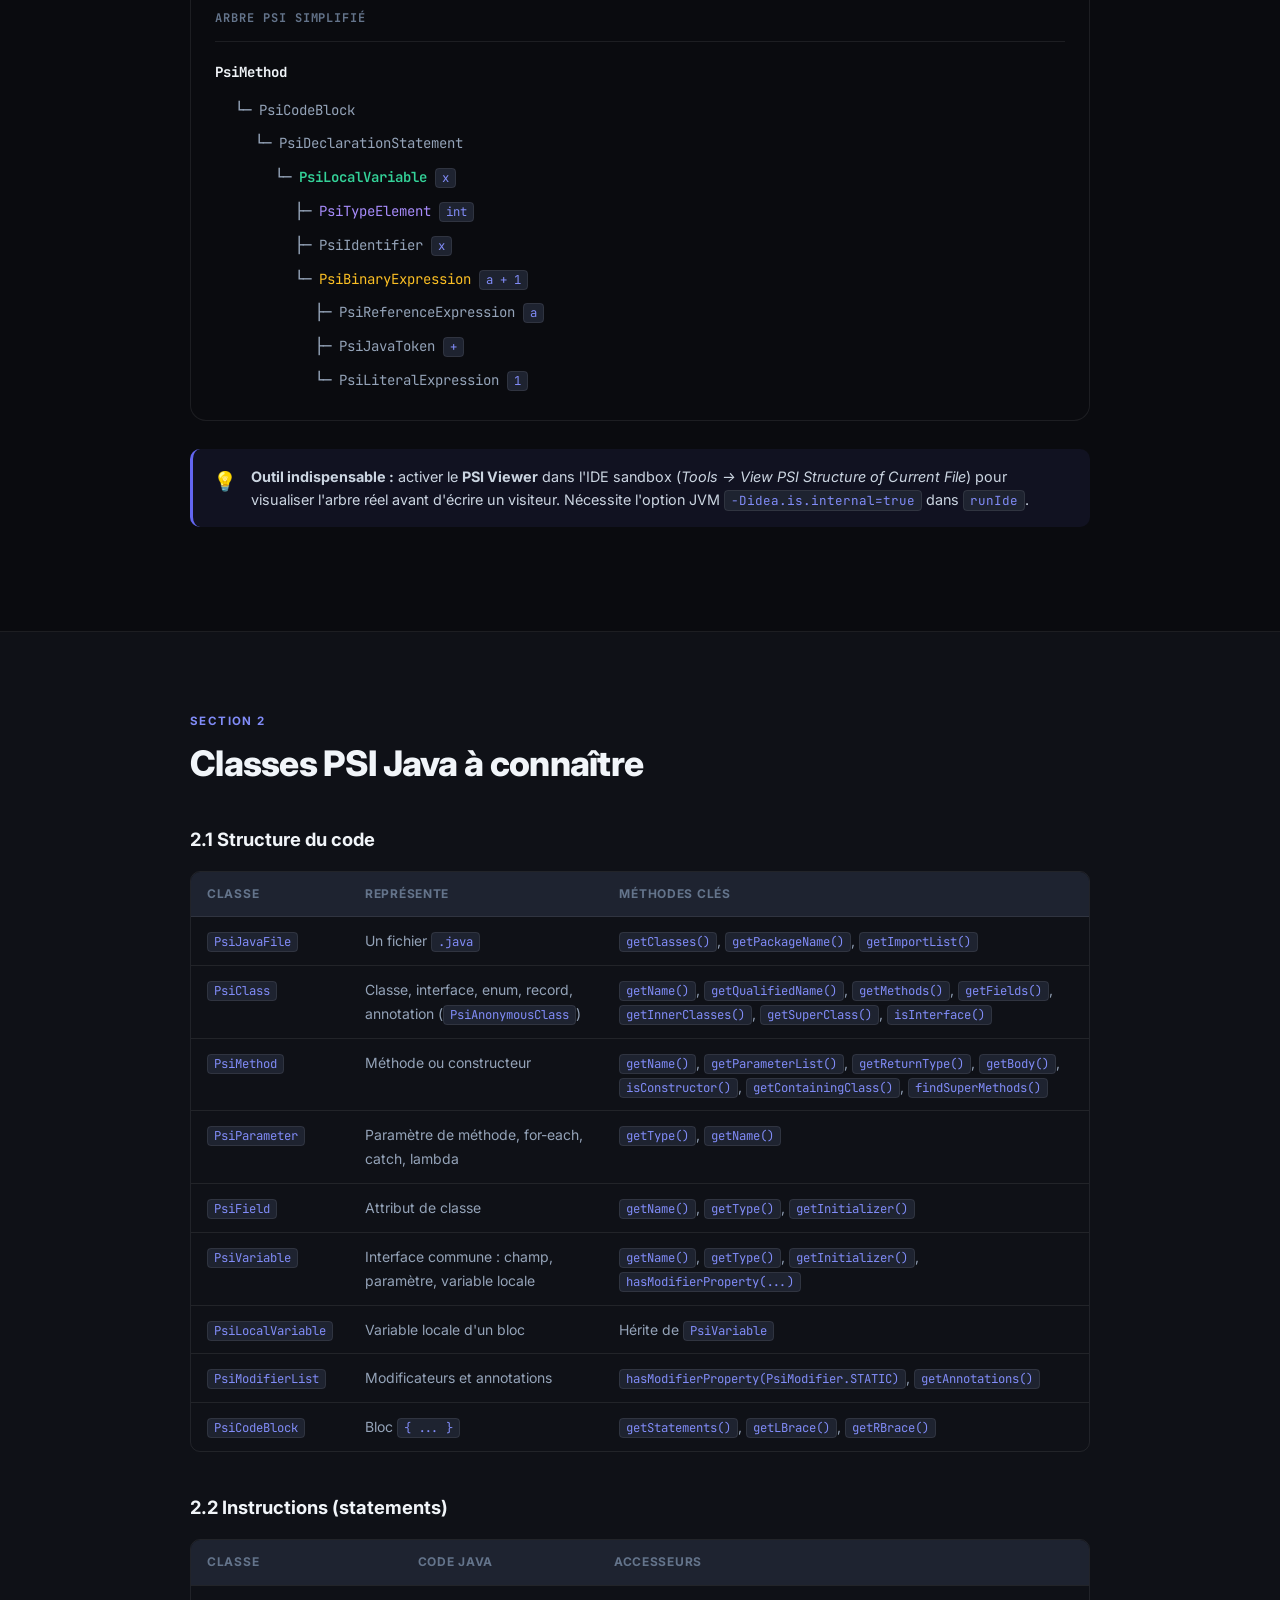
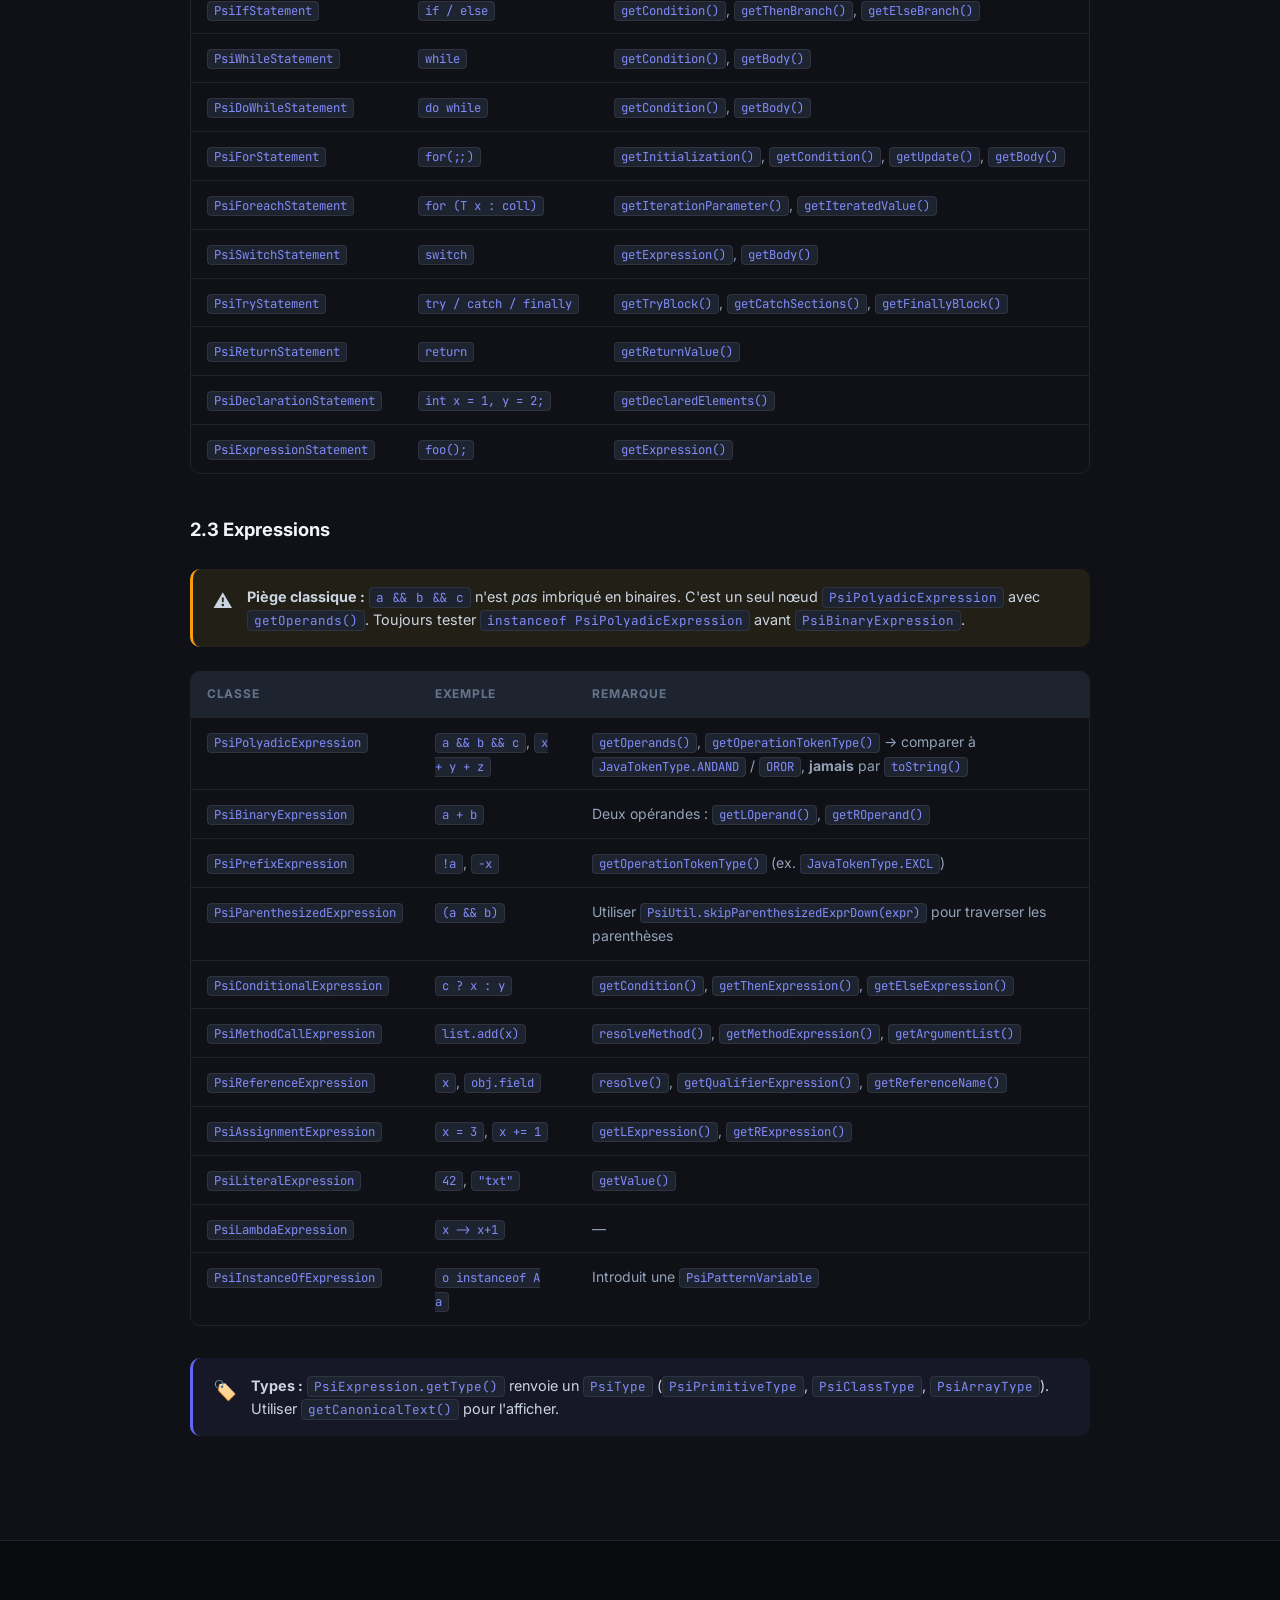
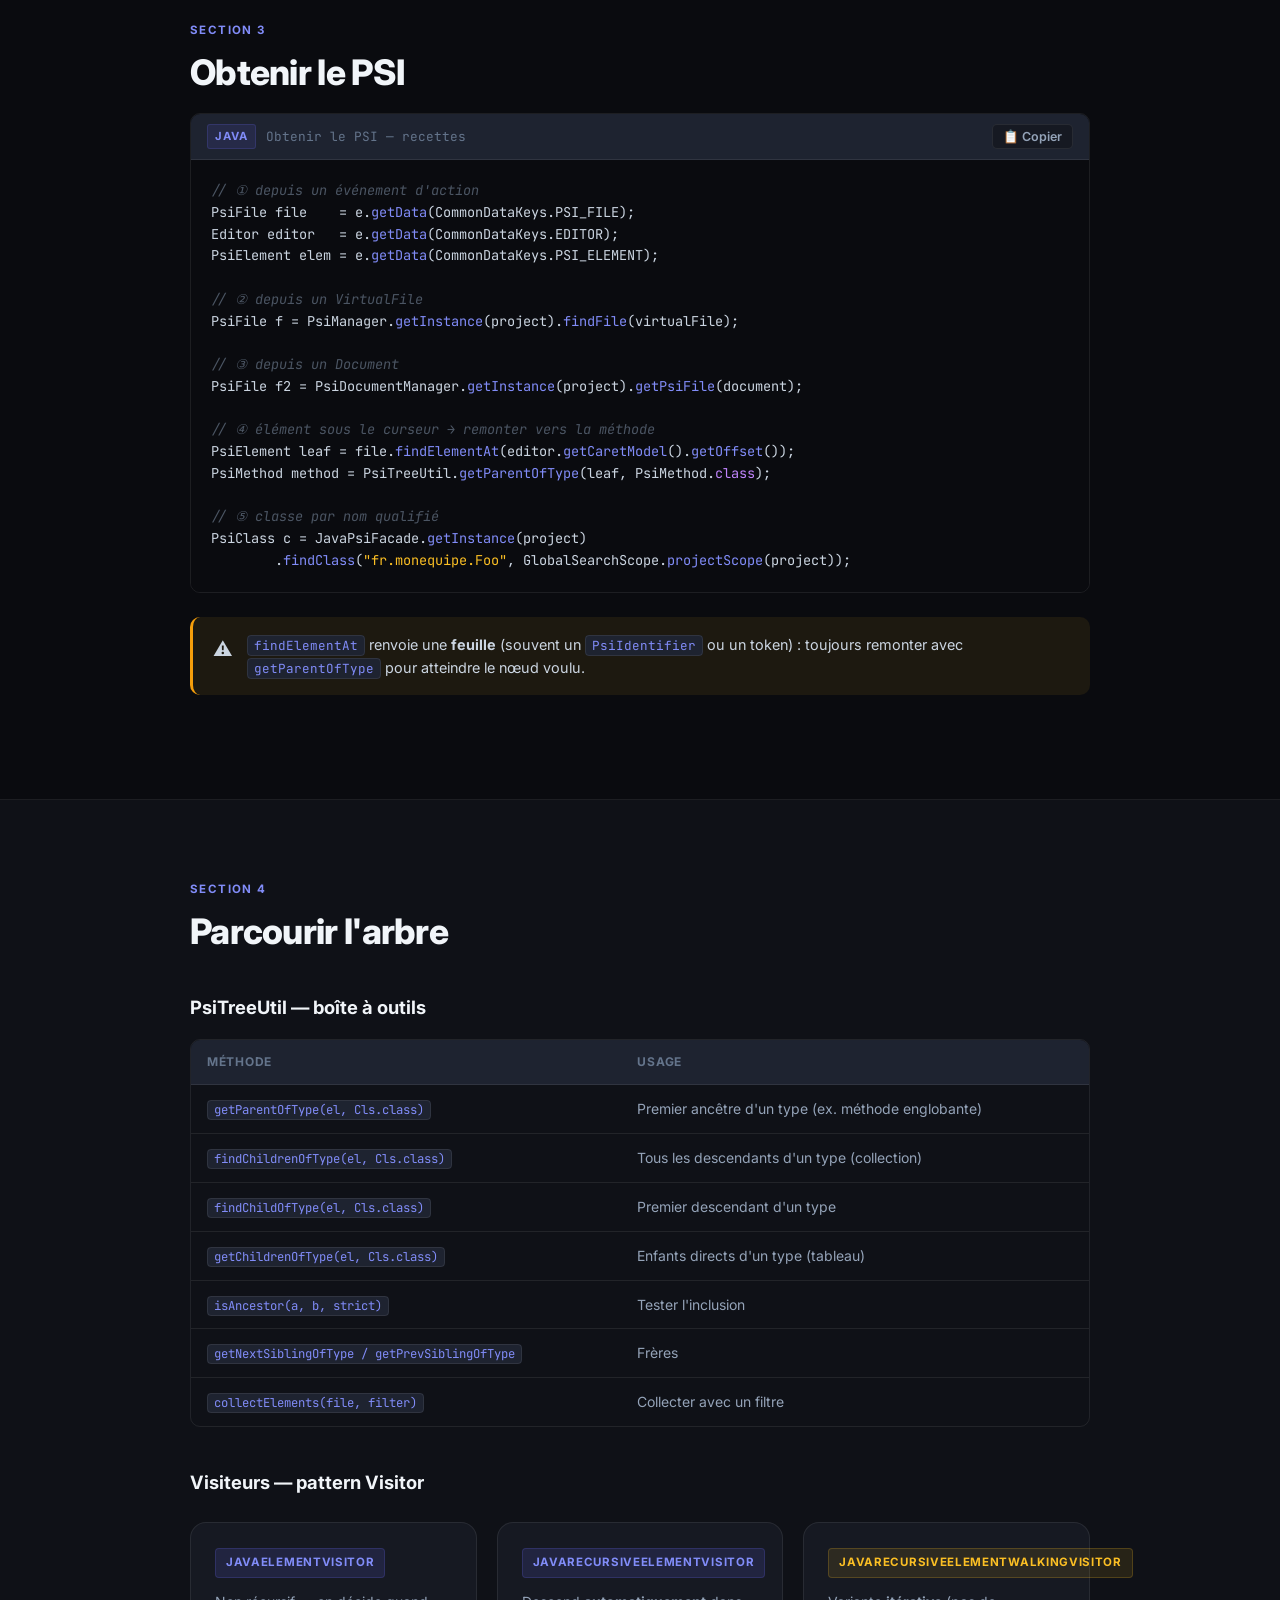
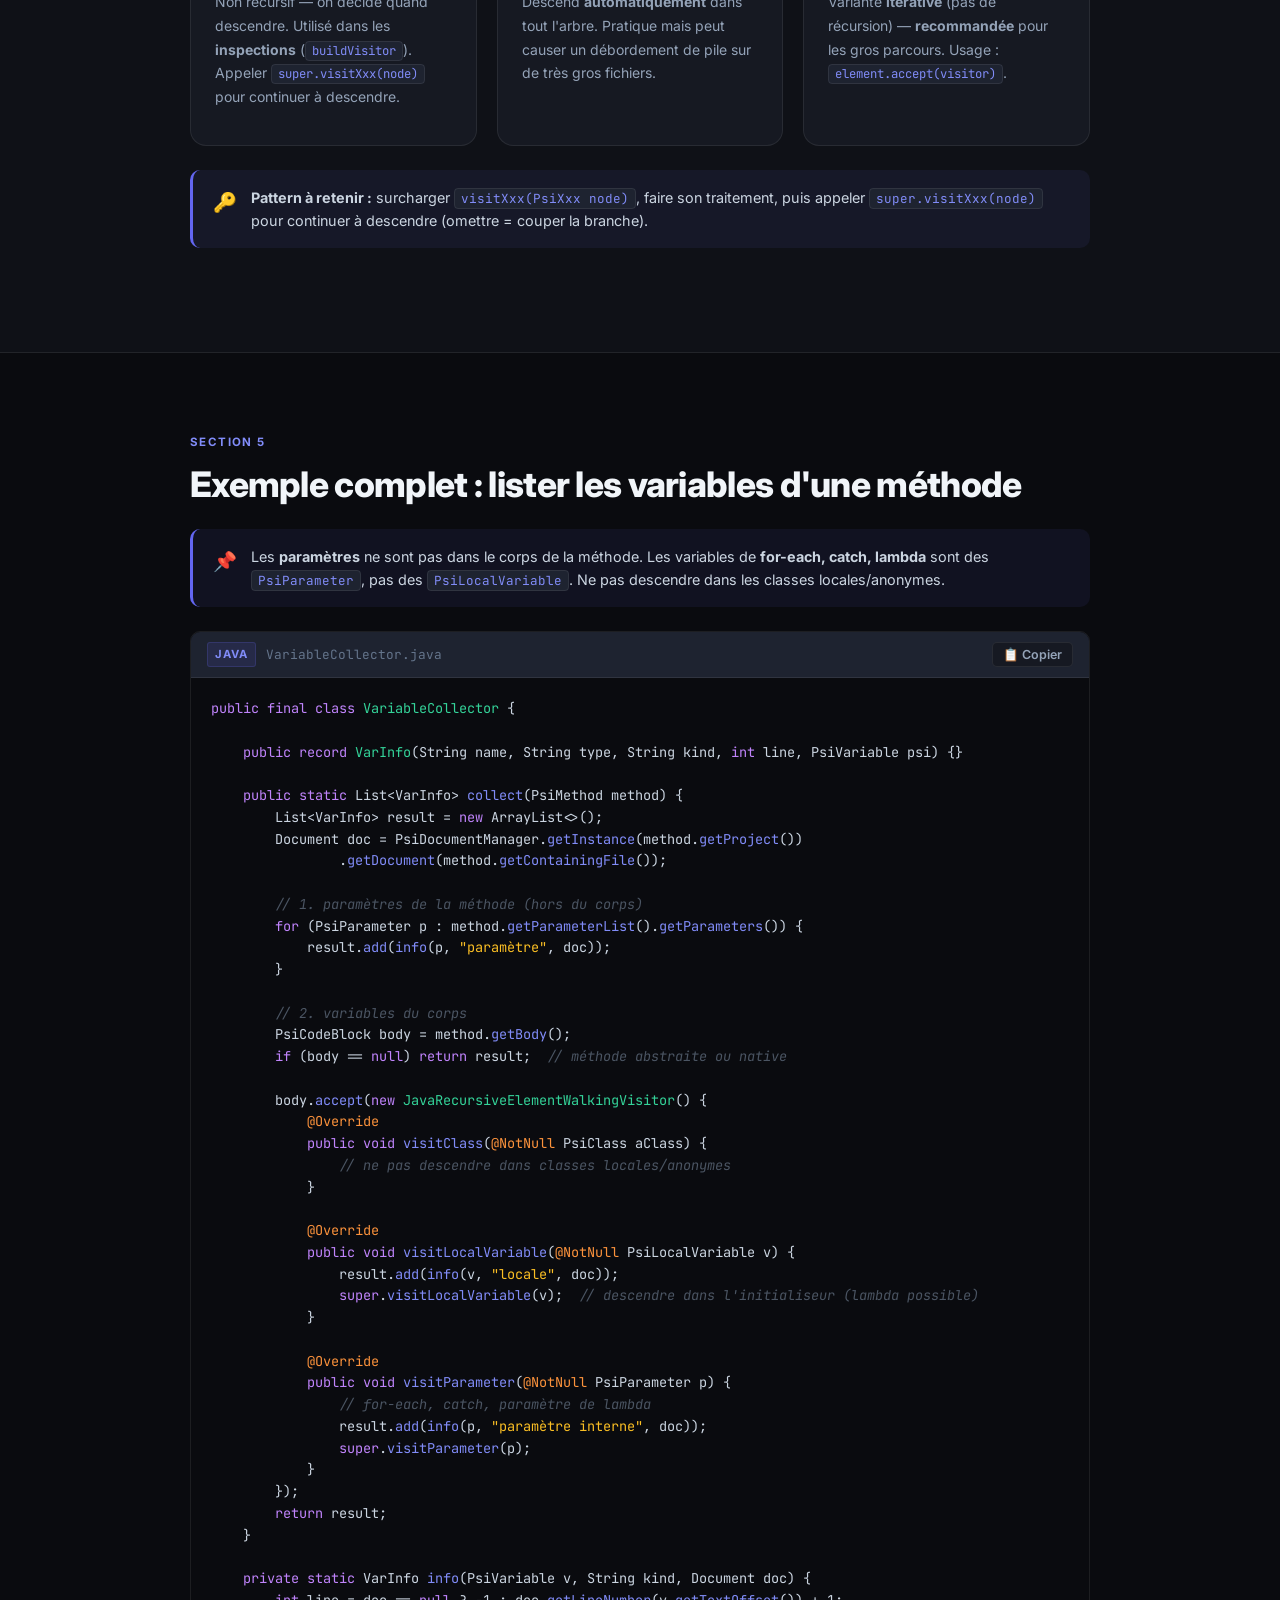
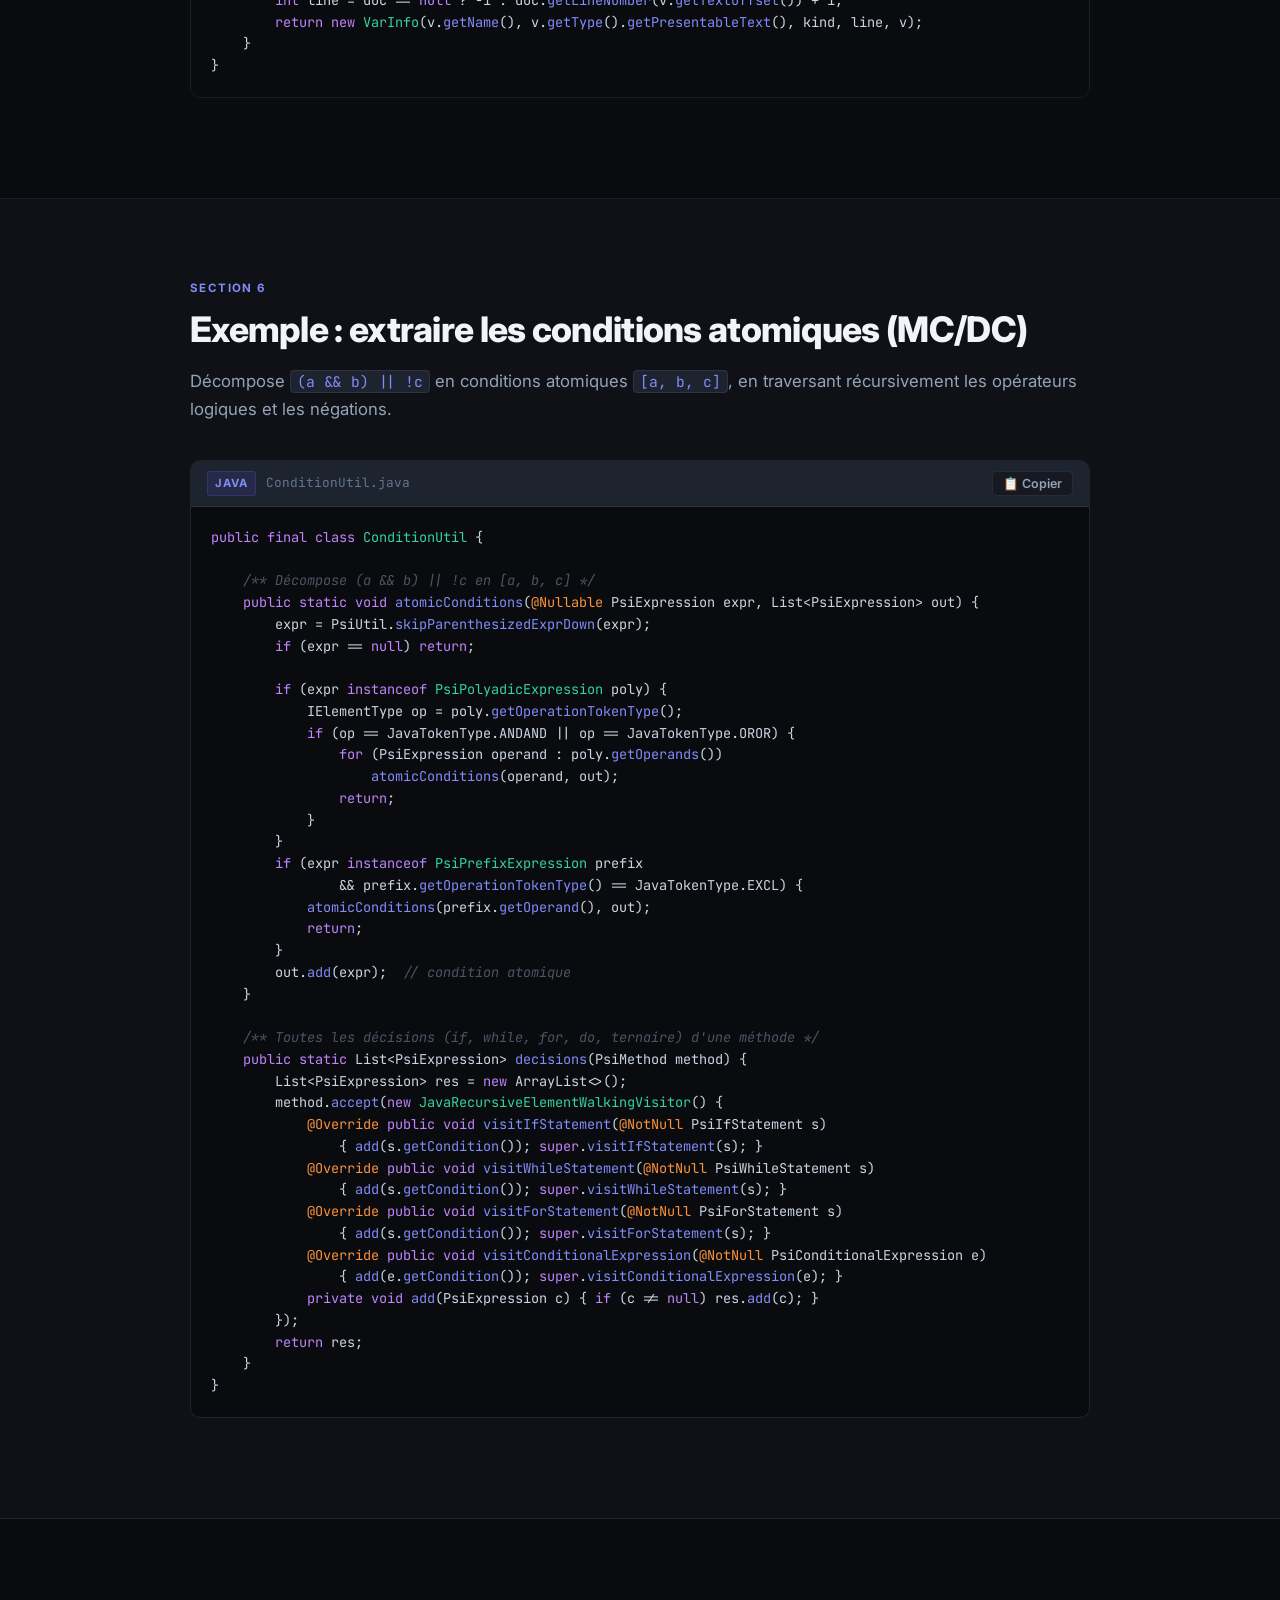
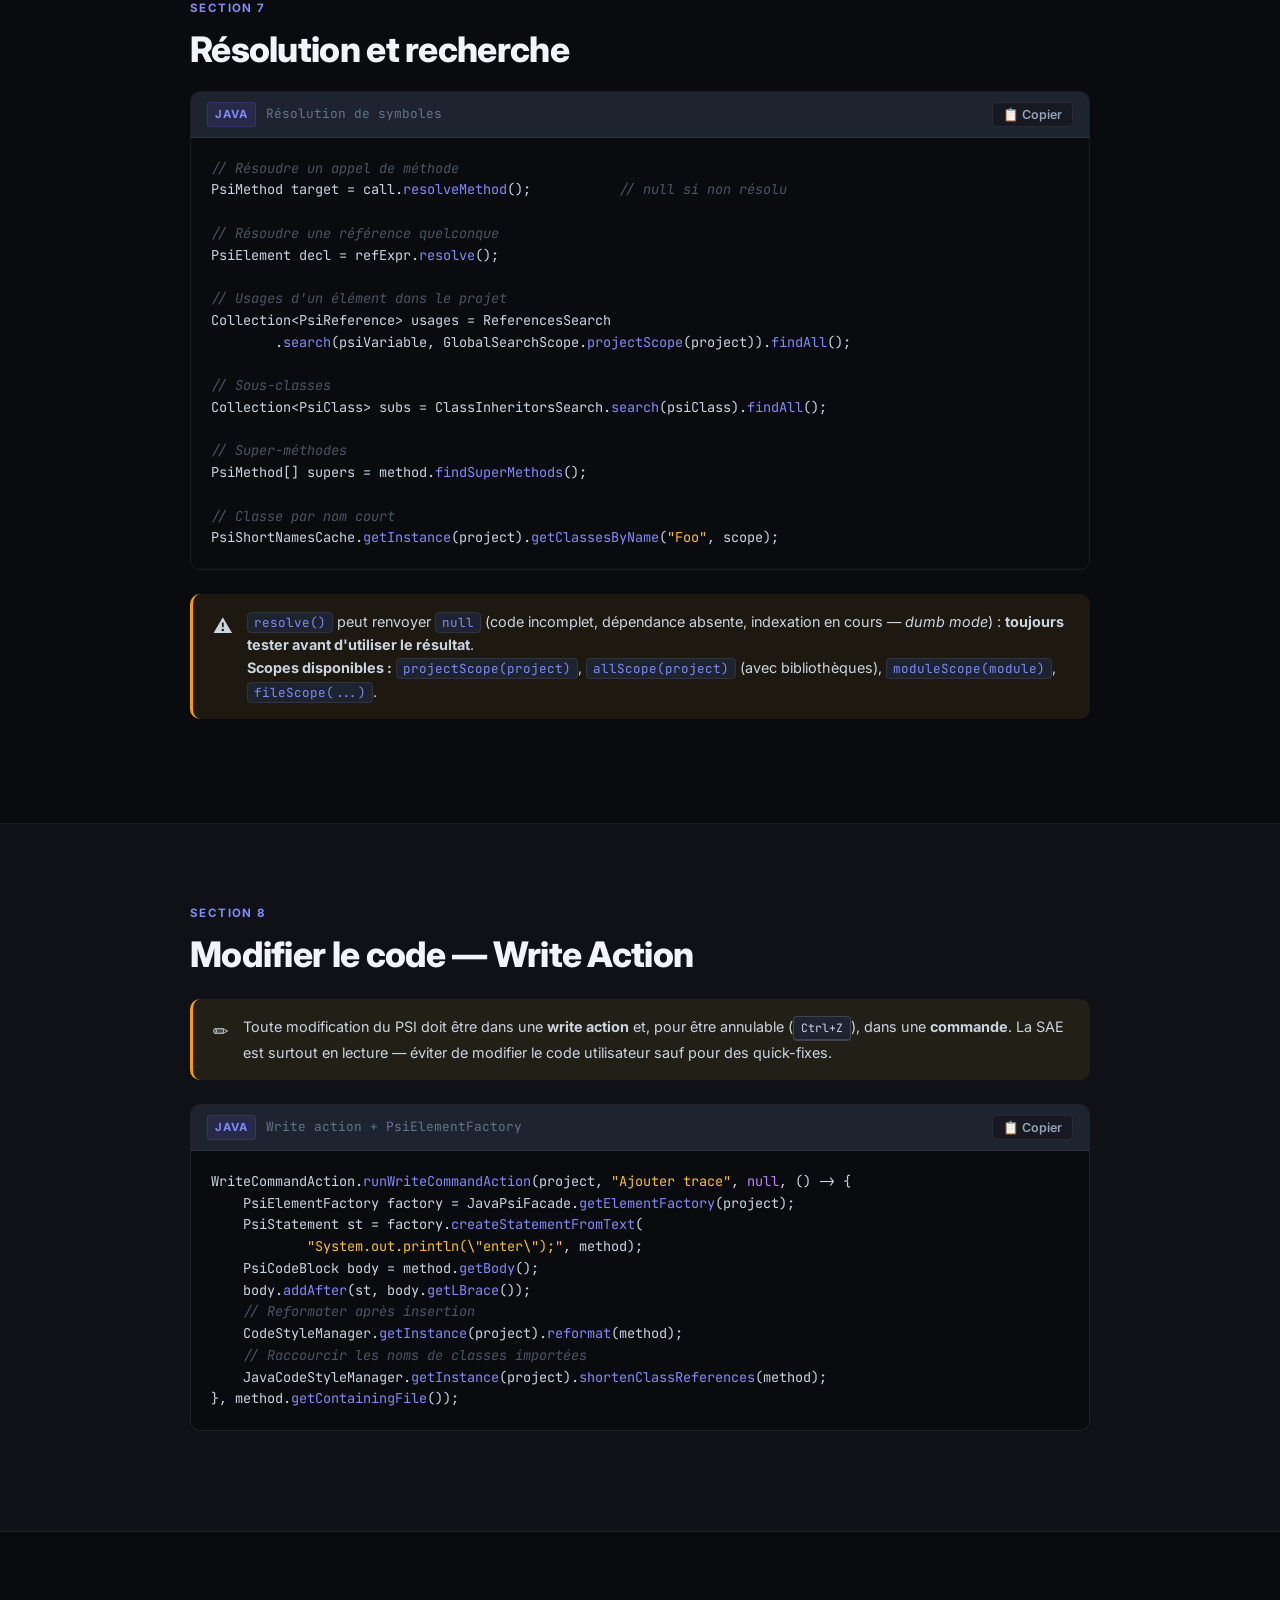
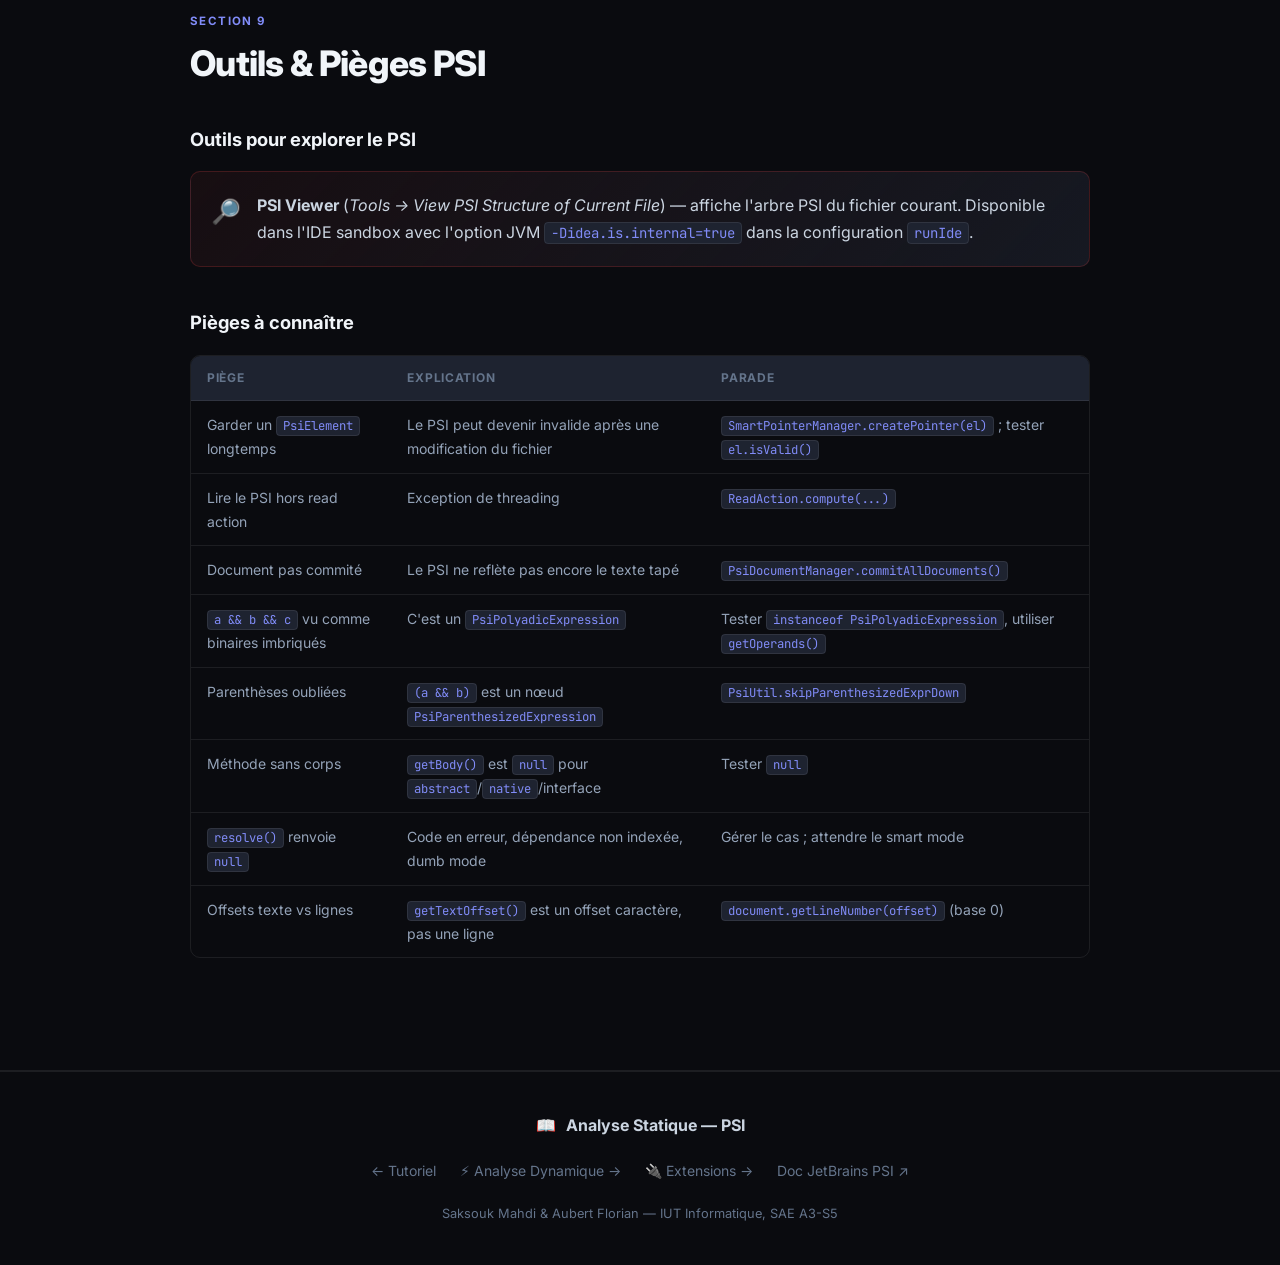
<file: annexe.html>
<!DOCTYPE html>
<html lang="fr">
<head>
  <meta charset="UTF-8" />
  <meta name="viewport" content="width=device-width, initial-scale=1.0" />
  <title>Analyse Statique — PSI — Plugin IntelliJ SAE 3A</title>
  <meta name="description" content="Documentation complète de l'analyse statique PSI pour le plugin IntelliJ IDEA : classes, navigation, visiteurs, exemples. SAE A3-S5." />
  <link rel="preconnect" href="https://fonts.googleapis.com" />
  <link rel="preconnect" href="https://fonts.gstatic.com" crossorigin />
  <link href="https://fonts.googleapis.com/css2?family=Inter:wght@300;400;500;600;700;800&family=JetBrains+Mono:wght@400;500;700&display=swap" rel="stylesheet" />
  <link rel="stylesheet" href="styles.css" />
</head>
<body class="annexe-page">

  <nav class="navbar" id="navbar">
    <div class="nav-inner">
      <div class="nav-brand">
        <span class="nav-logo">⚙️</span>
        <span class="nav-title">IntelliJ Plugin</span>
        <span class="nav-badge">SAE A3-S5</span>
      </div>
      <ul class="nav-links">
        <li><a href="index.html" class="nav-link">Tutoriel</a></li>
        <li class="nav-sep"></li>
        <li><a href="annexe.html" class="nav-doc-link active-doc">📖 Statique</a></li>
        <li><a href="dynamique.html" class="nav-doc-link">⚡ Dynamique</a></li>
        <li><a href="extensions.html" class="nav-doc-link">🔌 Extensions</a></li>
      </ul>
      <button class="hamburger" id="hamburger" aria-label="Menu"><span></span><span></span><span></span></button>
    </div>
  </nav>

  <header class="hero hero-small" id="annexe-hero">
    <div class="hero-bg">
      <div class="orb orb-1" style="background:radial-gradient(circle,rgba(99,102,241,0.35) 0%,transparent 70%)"></div>
      <div class="orb orb-2" style="background:radial-gradient(circle,rgba(16,185,129,0.28) 0%,transparent 70%)"></div>
      <div class="grid-overlay"></div>
    </div>
    <div class="hero-content">
      <div class="hero-meta">
        <a href="index.html" class="hero-chip chip-link">← Tutoriel</a>
        <span class="hero-chip">Documentation</span>
        <span class="hero-chip">Section 05</span>
      </div>
      <h1 class="hero-title">Analyse <span class="gradient-text">Statique</span> — PSI</h1>
      <p class="hero-subtitle">
        Analyser le code sans l'exécuter via le <strong>Program Structure Interface</strong>.
        Classes, navigation, visiteurs, résolution de symboles, exemples complets.
      </p>
    </div>
  </header>

  <div class="toc-wrapper" id="toc">
    <div class="toc-inner">
      <h2 class="toc-title">Table des matières</h2>
      <ol class="toc-list">
        <li><a href="#s1">Qu'est-ce que le PSI</a></li>
        <li><a href="#s2">Classes PSI Java</a>
          <ul>
            <li><a href="#s2-struct">Structure</a></li>
            <li><a href="#s2-stmts">Instructions</a></li>
            <li><a href="#s2-expr">Expressions</a></li>
          </ul>
        </li>
        <li><a href="#s3">Obtenir le PSI</a></li>
        <li><a href="#s4">Parcourir l'arbre</a></li>
        <li><a href="#s5">Exemple : lister les variables</a></li>
        <li><a href="#s6">Exemple : conditions atomiques (MC/DC)</a></li>
        <li><a href="#s7">Résolution et recherche</a></li>
        <li><a href="#s8">Modifier le code</a></li>
        <li><a href="#s9">Outils & Pièges</a></li>
      </ol>
    </div>
  </div>

  <main class="main-content annexe-main">

    <!-- S1 : PSI -->
    <section class="tuto-section" id="s1">
      <div class="section-inner">
        <div class="section-label">Section 1</div>
        <h2 class="section-title">Qu'est-ce que le PSI ?</h2>
        <p class="section-lead">
          <strong>PSI = Program Structure Interface.</strong> Pour chaque fichier, la plateforme construit un arbre :
          <code>PsiFile</code> (racine) → <code>PsiElement</code> (nœuds) → feuilles (tokens, espaces, commentaires).
        </p>
        <div class="info-cards">
          <div class="info-card">
            <div class="info-card-icon">🌳</div>
            <h3>Arbre syntaxique concret</h3>
            <p>Contient <em>tout</em> le texte, y compris espaces et commentaires — pas un AST abstrait.</p>
          </div>
          <div class="info-card">
            <div class="info-card-icon">🔍</div>
            <h3>Enrichi</h3>
            <p>On peut résoudre un identifiant vers sa déclaration (<code>resolve()</code>), obtenir le type, chercher des usages.</p>
          </div>
          <div class="info-card">
            <div class="info-card-icon">🔄</div>
            <h3>À jour</h3>
            <p>Reflète le texte du Document après commit — synchronisé avec l'éditeur.</p>
          </div>
        </div>

        <h3 class="subsection-title">Exemple d'arbre pour <code>int x = a + 1;</code></h3>
        <div class="tree-container">
          <div class="tree-title">Arbre PSI simplifié</div>
          <div class="file-tree">
            <div class="tree-node root psi-root-node">PsiMethod</div>
            <div class="tree-node l1">└─ PsiCodeBlock</div>
            <div class="tree-node l2">└─ PsiDeclarationStatement</div>
            <div class="tree-node l3">└─ <span class="hl-class">PsiLocalVariable</span> <code>x</code></div>
            <div class="tree-node l4">├─ <span class="hl-type">PsiTypeElement</span> <code>int</code></div>
            <div class="tree-node l4">├─ PsiIdentifier <code>x</code></div>
            <div class="tree-node l4">└─ <span class="hl-expr">PsiBinaryExpression</span> <code>a + 1</code></div>
            <div class="tree-node l5">├─ PsiReferenceExpression <code>a</code></div>
            <div class="tree-node l5">├─ PsiJavaToken <code>+</code></div>
            <div class="tree-node l5">└─ PsiLiteralExpression <code>1</code></div>
          </div>
        </div>

        <div class="callout callout-info">
          <div class="callout-icon">💡</div>
          <div>
            <strong>Outil indispensable :</strong> activer le <strong>PSI Viewer</strong> dans l'IDE sandbox
            (<em>Tools → View PSI Structure of Current File</em>) pour visualiser l'arbre réel avant d'écrire un visiteur.
            Nécessite l'option JVM <code>-Didea.is.internal=true</code> dans <code>runIde</code>.
          </div>
        </div>
      </div>
    </section>

    <!-- S2 : Classes PSI -->
    <section class="tuto-section alt-bg" id="s2">
      <div class="section-inner">
        <div class="section-label">Section 2</div>
        <h2 class="section-title">Classes PSI Java à connaître</h2>

        <!-- Structure -->
        <h3 class="subsection-title" id="s2-struct">2.1 Structure du code</h3>
        <div class="table-wrapper">
          <table class="data-table">
            <thead><tr><th>Classe</th><th>Représente</th><th>Méthodes clés</th></tr></thead>
            <tbody>
              <tr><td><code>PsiJavaFile</code></td><td>Un fichier <code>.java</code></td><td><code>getClasses()</code>, <code>getPackageName()</code>, <code>getImportList()</code></td></tr>
              <tr>
                <td><code>PsiClass</code></td>
                <td>Classe, interface, enum, record, annotation (<code>PsiAnonymousClass</code>)</td>
                <td><code>getName()</code>, <code>getQualifiedName()</code>, <code>getMethods()</code>, <code>getFields()</code>, <code>getInnerClasses()</code>, <code>getSuperClass()</code>, <code>isInterface()</code></td>
              </tr>
              <tr>
                <td><code>PsiMethod</code></td>
                <td>Méthode ou constructeur</td>
                <td><code>getName()</code>, <code>getParameterList()</code>, <code>getReturnType()</code>, <code>getBody()</code>, <code>isConstructor()</code>, <code>getContainingClass()</code>, <code>findSuperMethods()</code></td>
              </tr>
              <tr><td><code>PsiParameter</code></td><td>Paramètre de méthode, for-each, catch, lambda</td><td><code>getType()</code>, <code>getName()</code></td></tr>
              <tr><td><code>PsiField</code></td><td>Attribut de classe</td><td><code>getName()</code>, <code>getType()</code>, <code>getInitializer()</code></td></tr>
              <tr><td><code>PsiVariable</code></td><td>Interface commune : champ, paramètre, variable locale</td><td><code>getName()</code>, <code>getType()</code>, <code>getInitializer()</code>, <code>hasModifierProperty(...)</code></td></tr>
              <tr><td><code>PsiLocalVariable</code></td><td>Variable locale d'un bloc</td><td>Hérite de <code>PsiVariable</code></td></tr>
              <tr><td><code>PsiModifierList</code></td><td>Modificateurs et annotations</td><td><code>hasModifierProperty(PsiModifier.STATIC)</code>, <code>getAnnotations()</code></td></tr>
              <tr><td><code>PsiCodeBlock</code></td><td>Bloc <code>{ ... }</code></td><td><code>getStatements()</code>, <code>getLBrace()</code>, <code>getRBrace()</code></td></tr>
            </tbody>
          </table>
        </div>

        <!-- Instructions -->
        <h3 class="subsection-title" id="s2-stmts">2.2 Instructions (statements)</h3>
        <div class="table-wrapper">
          <table class="data-table">
            <thead><tr><th>Classe</th><th>Code Java</th><th>Accesseurs</th></tr></thead>
            <tbody>
              <tr><td><code>PsiIfStatement</code></td><td><code>if / else</code></td><td><code>getCondition()</code>, <code>getThenBranch()</code>, <code>getElseBranch()</code></td></tr>
              <tr><td><code>PsiWhileStatement</code></td><td><code>while</code></td><td><code>getCondition()</code>, <code>getBody()</code></td></tr>
              <tr><td><code>PsiDoWhileStatement</code></td><td><code>do while</code></td><td><code>getCondition()</code>, <code>getBody()</code></td></tr>
              <tr><td><code>PsiForStatement</code></td><td><code>for(;;)</code></td><td><code>getInitialization()</code>, <code>getCondition()</code>, <code>getUpdate()</code>, <code>getBody()</code></td></tr>
              <tr><td><code>PsiForeachStatement</code></td><td><code>for (T x : coll)</code></td><td><code>getIterationParameter()</code>, <code>getIteratedValue()</code></td></tr>
              <tr><td><code>PsiSwitchStatement</code></td><td><code>switch</code></td><td><code>getExpression()</code>, <code>getBody()</code></td></tr>
              <tr><td><code>PsiTryStatement</code></td><td><code>try / catch / finally</code></td><td><code>getTryBlock()</code>, <code>getCatchSections()</code>, <code>getFinallyBlock()</code></td></tr>
              <tr><td><code>PsiReturnStatement</code></td><td><code>return</code></td><td><code>getReturnValue()</code></td></tr>
              <tr><td><code>PsiDeclarationStatement</code></td><td><code>int x = 1, y = 2;</code></td><td><code>getDeclaredElements()</code></td></tr>
              <tr><td><code>PsiExpressionStatement</code></td><td><code>foo();</code></td><td><code>getExpression()</code></td></tr>
            </tbody>
          </table>
        </div>

        <!-- Expressions -->
        <h3 class="subsection-title" id="s2-expr">2.3 Expressions</h3>
        <div class="callout callout-warning">
          <div class="callout-icon">⚠️</div>
          <div>
            <strong>Piège classique :</strong> <code>a &amp;&amp; b &amp;&amp; c</code> n'est <em>pas</em> imbriqué en binaires. C'est
            un seul nœud <code>PsiPolyadicExpression</code> avec <code>getOperands()</code>.
            Toujours tester <code>instanceof PsiPolyadicExpression</code> avant <code>PsiBinaryExpression</code>.
          </div>
        </div>
        <div class="table-wrapper">
          <table class="data-table">
            <thead><tr><th>Classe</th><th>Exemple</th><th>Remarque</th></tr></thead>
            <tbody>
              <tr><td><code>PsiPolyadicExpression</code></td><td><code>a &amp;&amp; b &amp;&amp; c</code>, <code>x + y + z</code></td><td><code>getOperands()</code>, <code>getOperationTokenType()</code> → comparer à <code>JavaTokenType.ANDAND</code> / <code>OROR</code>, <strong>jamais</strong> par <code>toString()</code></td></tr>
              <tr><td><code>PsiBinaryExpression</code></td><td><code>a + b</code></td><td>Deux opérandes : <code>getLOperand()</code>, <code>getROperand()</code></td></tr>
              <tr><td><code>PsiPrefixExpression</code></td><td><code>!a</code>, <code>-x</code></td><td><code>getOperationTokenType()</code> (ex. <code>JavaTokenType.EXCL</code>)</td></tr>
              <tr><td><code>PsiParenthesizedExpression</code></td><td><code>(a &amp;&amp; b)</code></td><td>Utiliser <code>PsiUtil.skipParenthesizedExprDown(expr)</code> pour traverser les parenthèses</td></tr>
              <tr><td><code>PsiConditionalExpression</code></td><td><code>c ? x : y</code></td><td><code>getCondition()</code>, <code>getThenExpression()</code>, <code>getElseExpression()</code></td></tr>
              <tr><td><code>PsiMethodCallExpression</code></td><td><code>list.add(x)</code></td><td><code>resolveMethod()</code>, <code>getMethodExpression()</code>, <code>getArgumentList()</code></td></tr>
              <tr><td><code>PsiReferenceExpression</code></td><td><code>x</code>, <code>obj.field</code></td><td><code>resolve()</code>, <code>getQualifierExpression()</code>, <code>getReferenceName()</code></td></tr>
              <tr><td><code>PsiAssignmentExpression</code></td><td><code>x = 3</code>, <code>x += 1</code></td><td><code>getLExpression()</code>, <code>getRExpression()</code></td></tr>
              <tr><td><code>PsiLiteralExpression</code></td><td><code>42</code>, <code>"txt"</code></td><td><code>getValue()</code></td></tr>
              <tr><td><code>PsiLambdaExpression</code></td><td><code>x -> x+1</code></td><td>—</td></tr>
              <tr><td><code>PsiInstanceOfExpression</code></td><td><code>o instanceof A a</code></td><td>Introduit une <code>PsiPatternVariable</code></td></tr>
            </tbody>
          </table>
        </div>
        <div class="callout callout-info">
          <div class="callout-icon">🏷️</div>
          <div><strong>Types :</strong> <code>PsiExpression.getType()</code> renvoie un <code>PsiType</code> (<code>PsiPrimitiveType</code>, <code>PsiClassType</code>, <code>PsiArrayType</code>). Utiliser <code>getCanonicalText()</code> pour l'afficher.</div>
        </div>
      </div>
    </section>

    <!-- S3 : Obtenir le PSI -->
    <section class="tuto-section" id="s3">
      <div class="section-inner">
        <div class="section-label">Section 3</div>
        <h2 class="section-title">Obtenir le PSI</h2>
        <div class="code-block-wrapper">
          <div class="code-header">
            <span class="code-lang">Java</span>
            <span class="code-file">Obtenir le PSI — recettes</span>
            <button class="copy-btn" data-target="code-get-psi" aria-label="Copier">📋 Copier</button>
          </div>
          <pre class="code-block" id="code-get-psi"><code><span class="java-comment">// ① depuis un événement d'action</span>
PsiFile file    = e.<span class="java-fn">getData</span>(CommonDataKeys.PSI_FILE);
Editor editor   = e.<span class="java-fn">getData</span>(CommonDataKeys.EDITOR);
PsiElement elem = e.<span class="java-fn">getData</span>(CommonDataKeys.PSI_ELEMENT);

<span class="java-comment">// ② depuis un VirtualFile</span>
PsiFile f = PsiManager.<span class="java-fn">getInstance</span>(project).<span class="java-fn">findFile</span>(virtualFile);

<span class="java-comment">// ③ depuis un Document</span>
PsiFile f2 = PsiDocumentManager.<span class="java-fn">getInstance</span>(project).<span class="java-fn">getPsiFile</span>(document);

<span class="java-comment">// ④ élément sous le curseur → remonter vers la méthode</span>
PsiElement leaf = file.<span class="java-fn">findElementAt</span>(editor.<span class="java-fn">getCaretModel</span>().<span class="java-fn">getOffset</span>());
PsiMethod method = PsiTreeUtil.<span class="java-fn">getParentOfType</span>(leaf, PsiMethod.<span class="java-kw">class</span>);

<span class="java-comment">// ⑤ classe par nom qualifié</span>
PsiClass c = JavaPsiFacade.<span class="java-fn">getInstance</span>(project)
        .<span class="java-fn">findClass</span>(<span class="java-str">"fr.monequipe.Foo"</span>, GlobalSearchScope.<span class="java-fn">projectScope</span>(project));</code></pre>
        </div>
        <div class="callout callout-warning">
          <div class="callout-icon">⚠️</div>
          <div><code>findElementAt</code> renvoie une <strong>feuille</strong> (souvent un <code>PsiIdentifier</code> ou un token) : toujours remonter avec <code>getParentOfType</code> pour atteindre le nœud voulu.</div>
        </div>
      </div>
    </section>

    <!-- S4 : Parcourir l'arbre -->
    <section class="tuto-section alt-bg" id="s4">
      <div class="section-inner">
        <div class="section-label">Section 4</div>
        <h2 class="section-title">Parcourir l'arbre</h2>

        <h3 class="subsection-title">PsiTreeUtil — boîte à outils</h3>
        <div class="table-wrapper">
          <table class="data-table">
            <thead><tr><th>Méthode</th><th>Usage</th></tr></thead>
            <tbody>
              <tr><td><code>getParentOfType(el, Cls.class)</code></td><td>Premier ancêtre d'un type (ex. méthode englobante)</td></tr>
              <tr><td><code>findChildrenOfType(el, Cls.class)</code></td><td>Tous les descendants d'un type (collection)</td></tr>
              <tr><td><code>findChildOfType(el, Cls.class)</code></td><td>Premier descendant d'un type</td></tr>
              <tr><td><code>getChildrenOfType(el, Cls.class)</code></td><td>Enfants directs d'un type (tableau)</td></tr>
              <tr><td><code>isAncestor(a, b, strict)</code></td><td>Tester l'inclusion</td></tr>
              <tr><td><code>getNextSiblingOfType / getPrevSiblingOfType</code></td><td>Frères</td></tr>
              <tr><td><code>collectElements(file, filter)</code></td><td>Collecter avec un filtre</td></tr>
            </tbody>
          </table>
        </div>

        <h3 class="subsection-title">Visiteurs — pattern Visitor</h3>
        <div class="ep-grid">
          <div class="ep-card">
            <div class="ep-tag">JavaElementVisitor</div>
            <p>Non récursif — on décide quand descendre. Utilisé dans les <strong>inspections</strong> (<code>buildVisitor</code>). Appeler <code>super.visitXxx(node)</code> pour continuer à descendre.</p>
          </div>
          <div class="ep-card">
            <div class="ep-tag">JavaRecursiveElementVisitor</div>
            <p>Descend <strong>automatiquement</strong> dans tout l'arbre. Pratique mais peut causer un débordement de pile sur de très gros fichiers.</p>
          </div>
          <div class="ep-card">
            <div class="ep-tag ep-tag-advanced">JavaRecursiveElementWalkingVisitor</div>
            <p>Variante <strong>itérative</strong> (pas de récursion) — <strong>recommandée</strong> pour les gros parcours. Usage : <code>element.accept(visitor)</code>.</p>
          </div>
        </div>
        <div class="callout callout-info">
          <div class="callout-icon">🔑</div>
          <div>
            <strong>Pattern à retenir :</strong> surcharger <code>visitXxx(PsiXxx node)</code>, faire son traitement, puis appeler
            <code>super.visitXxx(node)</code> pour continuer à descendre (omettre = couper la branche).
          </div>
        </div>
      </div>
    </section>

    <!-- S5 : Exemple variables -->
    <section class="tuto-section" id="s5">
      <div class="section-inner">
        <div class="section-label">Section 5</div>
        <h2 class="section-title">Exemple complet : lister les variables d'une méthode</h2>
        <div class="callout callout-info">
          <div class="callout-icon">📌</div>
          <div>
            Les <strong>paramètres</strong> ne sont pas dans le corps de la méthode. Les variables de <strong>for-each, catch, lambda</strong> sont des <code>PsiParameter</code>, pas des <code>PsiLocalVariable</code>. Ne pas descendre dans les classes locales/anonymes.
          </div>
        </div>
        <div class="code-block-wrapper">
          <div class="code-header">
            <span class="code-lang">Java</span>
            <span class="code-file">VariableCollector.java</span>
            <button class="copy-btn" data-target="code-var-collector" aria-label="Copier">📋 Copier</button>
          </div>
          <pre class="code-block" id="code-var-collector"><code><span class="java-kw">public final class</span> <span class="java-class">VariableCollector</span> {

    <span class="java-kw">public record</span> <span class="java-class">VarInfo</span>(String name, String type, String kind, <span class="java-kw">int</span> line, PsiVariable psi) {}

    <span class="java-kw">public static</span> List&lt;VarInfo&gt; <span class="java-fn">collect</span>(PsiMethod method) {
        List&lt;VarInfo&gt; result = <span class="java-kw">new</span> ArrayList&lt;&gt;();
        Document doc = PsiDocumentManager.<span class="java-fn">getInstance</span>(method.<span class="java-fn">getProject</span>())
                .<span class="java-fn">getDocument</span>(method.<span class="java-fn">getContainingFile</span>());

        <span class="java-comment">// 1. paramètres de la méthode (hors du corps)</span>
        <span class="java-kw">for</span> (PsiParameter p : method.<span class="java-fn">getParameterList</span>().<span class="java-fn">getParameters</span>()) {
            result.<span class="java-fn">add</span>(<span class="java-fn">info</span>(p, <span class="java-str">"paramètre"</span>, doc));
        }

        <span class="java-comment">// 2. variables du corps</span>
        PsiCodeBlock body = method.<span class="java-fn">getBody</span>();
        <span class="java-kw">if</span> (body == <span class="java-kw">null</span>) <span class="java-kw">return</span> result;  <span class="java-comment">// méthode abstraite ou native</span>

        body.<span class="java-fn">accept</span>(<span class="java-kw">new</span> <span class="java-class">JavaRecursiveElementWalkingVisitor</span>() {
            <span class="java-ann">@Override</span>
            <span class="java-kw">public void</span> <span class="java-fn">visitClass</span>(<span class="java-ann">@NotNull</span> PsiClass aClass) {
                <span class="java-comment">// ne pas descendre dans classes locales/anonymes</span>
            }

            <span class="java-ann">@Override</span>
            <span class="java-kw">public void</span> <span class="java-fn">visitLocalVariable</span>(<span class="java-ann">@NotNull</span> PsiLocalVariable v) {
                result.<span class="java-fn">add</span>(<span class="java-fn">info</span>(v, <span class="java-str">"locale"</span>, doc));
                <span class="java-kw">super</span>.<span class="java-fn">visitLocalVariable</span>(v);  <span class="java-comment">// descendre dans l'initialiseur (lambda possible)</span>
            }

            <span class="java-ann">@Override</span>
            <span class="java-kw">public void</span> <span class="java-fn">visitParameter</span>(<span class="java-ann">@NotNull</span> PsiParameter p) {
                <span class="java-comment">// for-each, catch, paramètre de lambda</span>
                result.<span class="java-fn">add</span>(<span class="java-fn">info</span>(p, <span class="java-str">"paramètre interne"</span>, doc));
                <span class="java-kw">super</span>.<span class="java-fn">visitParameter</span>(p);
            }
        });
        <span class="java-kw">return</span> result;
    }

    <span class="java-kw">private static</span> VarInfo <span class="java-fn">info</span>(PsiVariable v, String kind, Document doc) {
        <span class="java-kw">int</span> line = doc == <span class="java-kw">null</span> ? -1 : doc.<span class="java-fn">getLineNumber</span>(v.<span class="java-fn">getTextOffset</span>()) + 1;
        <span class="java-kw">return new</span> <span class="java-class">VarInfo</span>(v.<span class="java-fn">getName</span>(), v.<span class="java-fn">getType</span>().<span class="java-fn">getPresentableText</span>(), kind, line, v);
    }
}</code></pre>
        </div>
      </div>
    </section>

    <!-- S6 : Conditions atomiques -->
    <section class="tuto-section alt-bg" id="s6">
      <div class="section-inner">
        <div class="section-label">Section 6</div>
        <h2 class="section-title">Exemple : extraire les conditions atomiques (MC/DC)</h2>
        <p class="section-lead">
          Décompose <code>(a &amp;&amp; b) || !c</code> en conditions atomiques <code>[a, b, c]</code>,
          en traversant récursivement les opérateurs logiques et les négations.
        </p>
        <div class="code-block-wrapper">
          <div class="code-header">
            <span class="code-lang">Java</span>
            <span class="code-file">ConditionUtil.java</span>
            <button class="copy-btn" data-target="code-conditions" aria-label="Copier">📋 Copier</button>
          </div>
          <pre class="code-block" id="code-conditions"><code><span class="java-kw">public final class</span> <span class="java-class">ConditionUtil</span> {

    <span class="java-comment">/** Décompose (a &amp;&amp; b) || !c en [a, b, c] */</span>
    <span class="java-kw">public static void</span> <span class="java-fn">atomicConditions</span>(<span class="java-ann">@Nullable</span> PsiExpression expr, List&lt;PsiExpression&gt; out) {
        expr = PsiUtil.<span class="java-fn">skipParenthesizedExprDown</span>(expr);
        <span class="java-kw">if</span> (expr == <span class="java-kw">null</span>) <span class="java-kw">return</span>;

        <span class="java-kw">if</span> (expr <span class="java-kw">instanceof</span> <span class="java-class">PsiPolyadicExpression</span> poly) {
            IElementType op = poly.<span class="java-fn">getOperationTokenType</span>();
            <span class="java-kw">if</span> (op == JavaTokenType.ANDAND || op == JavaTokenType.OROR) {
                <span class="java-kw">for</span> (PsiExpression operand : poly.<span class="java-fn">getOperands</span>())
                    <span class="java-fn">atomicConditions</span>(operand, out);
                <span class="java-kw">return</span>;
            }
        }
        <span class="java-kw">if</span> (expr <span class="java-kw">instanceof</span> <span class="java-class">PsiPrefixExpression</span> prefix
                &amp;&amp; prefix.<span class="java-fn">getOperationTokenType</span>() == JavaTokenType.EXCL) {
            <span class="java-fn">atomicConditions</span>(prefix.<span class="java-fn">getOperand</span>(), out);
            <span class="java-kw">return</span>;
        }
        out.<span class="java-fn">add</span>(expr);  <span class="java-comment">// condition atomique</span>
    }

    <span class="java-comment">/** Toutes les décisions (if, while, for, do, ternaire) d'une méthode */</span>
    <span class="java-kw">public static</span> List&lt;PsiExpression&gt; <span class="java-fn">decisions</span>(PsiMethod method) {
        List&lt;PsiExpression&gt; res = <span class="java-kw">new</span> ArrayList&lt;&gt;();
        method.<span class="java-fn">accept</span>(<span class="java-kw">new</span> <span class="java-class">JavaRecursiveElementWalkingVisitor</span>() {
            <span class="java-ann">@Override</span> <span class="java-kw">public void</span> <span class="java-fn">visitIfStatement</span>(<span class="java-ann">@NotNull</span> PsiIfStatement s)
                { <span class="java-fn">add</span>(s.<span class="java-fn">getCondition</span>()); <span class="java-kw">super</span>.<span class="java-fn">visitIfStatement</span>(s); }
            <span class="java-ann">@Override</span> <span class="java-kw">public void</span> <span class="java-fn">visitWhileStatement</span>(<span class="java-ann">@NotNull</span> PsiWhileStatement s)
                { <span class="java-fn">add</span>(s.<span class="java-fn">getCondition</span>()); <span class="java-kw">super</span>.<span class="java-fn">visitWhileStatement</span>(s); }
            <span class="java-ann">@Override</span> <span class="java-kw">public void</span> <span class="java-fn">visitForStatement</span>(<span class="java-ann">@NotNull</span> PsiForStatement s)
                { <span class="java-fn">add</span>(s.<span class="java-fn">getCondition</span>()); <span class="java-kw">super</span>.<span class="java-fn">visitForStatement</span>(s); }
            <span class="java-ann">@Override</span> <span class="java-kw">public void</span> <span class="java-fn">visitConditionalExpression</span>(<span class="java-ann">@NotNull</span> PsiConditionalExpression e)
                { <span class="java-fn">add</span>(e.<span class="java-fn">getCondition</span>()); <span class="java-kw">super</span>.<span class="java-fn">visitConditionalExpression</span>(e); }
            <span class="java-kw">private void</span> <span class="java-fn">add</span>(PsiExpression c) { <span class="java-kw">if</span> (c != <span class="java-kw">null</span>) res.<span class="java-fn">add</span>(c); }
        });
        <span class="java-kw">return</span> res;
    }
}</code></pre>
        </div>
      </div>
    </section>

    <!-- S7 : Résolution -->
    <section class="tuto-section" id="s7">
      <div class="section-inner">
        <div class="section-label">Section 7</div>
        <h2 class="section-title">Résolution et recherche</h2>
        <div class="code-block-wrapper">
          <div class="code-header">
            <span class="code-lang">Java</span>
            <span class="code-file">Résolution de symboles</span>
            <button class="copy-btn" data-target="code-resolve" aria-label="Copier">📋 Copier</button>
          </div>
          <pre class="code-block" id="code-resolve"><code><span class="java-comment">// Résoudre un appel de méthode</span>
PsiMethod target = call.<span class="java-fn">resolveMethod</span>();           <span class="java-comment">// null si non résolu</span>

<span class="java-comment">// Résoudre une référence quelconque</span>
PsiElement decl = refExpr.<span class="java-fn">resolve</span>();

<span class="java-comment">// Usages d'un élément dans le projet</span>
Collection&lt;PsiReference&gt; usages = ReferencesSearch
        .<span class="java-fn">search</span>(psiVariable, GlobalSearchScope.<span class="java-fn">projectScope</span>(project)).<span class="java-fn">findAll</span>();

<span class="java-comment">// Sous-classes</span>
Collection&lt;PsiClass&gt; subs = ClassInheritorsSearch.<span class="java-fn">search</span>(psiClass).<span class="java-fn">findAll</span>();

<span class="java-comment">// Super-méthodes</span>
PsiMethod[] supers = method.<span class="java-fn">findSuperMethods</span>();

<span class="java-comment">// Classe par nom court</span>
PsiShortNamesCache.<span class="java-fn">getInstance</span>(project).<span class="java-fn">getClassesByName</span>(<span class="java-str">"Foo"</span>, scope);</code></pre>
        </div>
        <div class="callout callout-warning">
          <div class="callout-icon">⚠️</div>
          <div>
            <code>resolve()</code> peut renvoyer <code>null</code> (code incomplet, dépendance absente, indexation en cours — <em>dumb mode</em>) : <strong>toujours tester avant d'utiliser le résultat</strong>.<br/>
            <strong>Scopes disponibles :</strong> <code>projectScope(project)</code>, <code>allScope(project)</code> (avec bibliothèques), <code>moduleScope(module)</code>, <code>fileScope(...)</code>.
          </div>
        </div>
      </div>
    </section>

    <!-- S8 : Modifier -->
    <section class="tuto-section alt-bg" id="s8">
      <div class="section-inner">
        <div class="section-label">Section 8</div>
        <h2 class="section-title">Modifier le code — Write Action</h2>
        <div class="callout callout-warning">
          <div class="callout-icon">✏️</div>
          <div>
            Toute modification du PSI doit être dans une <strong>write action</strong> et, pour être annulable (<kbd>Ctrl+Z</kbd>),
            dans une <strong>commande</strong>. La SAE est surtout en lecture — éviter de modifier le code utilisateur sauf pour des quick-fixes.
          </div>
        </div>
        <div class="code-block-wrapper">
          <div class="code-header">
            <span class="code-lang">Java</span>
            <span class="code-file">Write action + PsiElementFactory</span>
            <button class="copy-btn" data-target="code-write" aria-label="Copier">📋 Copier</button>
          </div>
          <pre class="code-block" id="code-write"><code>WriteCommandAction.<span class="java-fn">runWriteCommandAction</span>(project, <span class="java-str">"Ajouter trace"</span>, <span class="java-kw">null</span>, () -&gt; {
    PsiElementFactory factory = JavaPsiFacade.<span class="java-fn">getElementFactory</span>(project);
    PsiStatement st = factory.<span class="java-fn">createStatementFromText</span>(
            <span class="java-str">"System.out.println(\"enter\");"</span>, method);
    PsiCodeBlock body = method.<span class="java-fn">getBody</span>();
    body.<span class="java-fn">addAfter</span>(st, body.<span class="java-fn">getLBrace</span>());
    <span class="java-comment">// Reformater après insertion</span>
    CodeStyleManager.<span class="java-fn">getInstance</span>(project).<span class="java-fn">reformat</span>(method);
    <span class="java-comment">// Raccourcir les noms de classes importées</span>
    JavaCodeStyleManager.<span class="java-fn">getInstance</span>(project).<span class="java-fn">shortenClassReferences</span>(method);
}, method.<span class="java-fn">getContainingFile</span>());</code></pre>
        </div>
      </div>
    </section>

    <!-- S9 : Pièges -->
    <section class="tuto-section" id="s9">
      <div class="section-inner">
        <div class="section-label">Section 9</div>
        <h2 class="section-title">Outils &amp; Pièges PSI</h2>

        <h3 class="subsection-title">Outils pour explorer le PSI</h3>
        <div class="debug-card">
          <div class="debug-icon">🔎</div>
          <div class="debug-content">
            <strong>PSI Viewer</strong> (<em>Tools → View PSI Structure of Current File</em>) — affiche l'arbre PSI du fichier courant.
            Disponible dans l'IDE sandbox avec l'option JVM <code>-Didea.is.internal=true</code> dans la configuration <code>runIde</code>.
          </div>
        </div>

        <h3 class="subsection-title">Pièges à connaître</h3>
        <div class="table-wrapper">
          <table class="data-table">
            <thead><tr><th>Piège</th><th>Explication</th><th>Parade</th></tr></thead>
            <tbody>
              <tr><td>Garder un <code>PsiElement</code> longtemps</td><td>Le PSI peut devenir invalide après une modification du fichier</td><td><code>SmartPointerManager.createPointer(el)</code> ; tester <code>el.isValid()</code></td></tr>
              <tr><td>Lire le PSI hors read action</td><td>Exception de threading</td><td><code>ReadAction.compute(...)</code></td></tr>
              <tr><td>Document pas commité</td><td>Le PSI ne reflète pas encore le texte tapé</td><td><code>PsiDocumentManager.commitAllDocuments()</code></td></tr>
              <tr><td><code>a &amp;&amp; b &amp;&amp; c</code> vu comme binaires imbriqués</td><td>C'est un <code>PsiPolyadicExpression</code></td><td>Tester <code>instanceof PsiPolyadicExpression</code>, utiliser <code>getOperands()</code></td></tr>
              <tr><td>Parenthèses oubliées</td><td><code>(a &amp;&amp; b)</code> est un nœud <code>PsiParenthesizedExpression</code></td><td><code>PsiUtil.skipParenthesizedExprDown</code></td></tr>
              <tr><td>Méthode sans corps</td><td><code>getBody()</code> est <code>null</code> pour <code>abstract</code>/<code>native</code>/interface</td><td>Tester <code>null</code></td></tr>
              <tr><td><code>resolve()</code> renvoie <code>null</code></td><td>Code en erreur, dépendance non indexée, dumb mode</td><td>Gérer le cas ; attendre le smart mode</td></tr>
              <tr><td>Offsets texte vs lignes</td><td><code>getTextOffset()</code> est un offset caractère, pas une ligne</td><td><code>document.getLineNumber(offset)</code> (base 0)</td></tr>
            </tbody>
          </table>
        </div>
      </div>
    </section>

  </main>

  <footer class="footer">
    <div class="footer-inner">
      <div class="footer-brand"><span>📖</span><span>Analyse Statique — PSI</span></div>
      <div class="footer-links">
        <a href="index.html">← Tutoriel</a>
        <a href="dynamique.html">⚡ Analyse Dynamique →</a>
        <a href="extensions.html">🔌 Extensions →</a>
        <a href="https://plugins.jetbrains.com/docs/intellij/psi.html" target="_blank" rel="noopener">Doc JetBrains PSI ↗</a>
      </div>
      <div class="footer-credits">Saksouk Mahdi &amp; Aubert Florian — IUT Informatique, SAE A3-S5</div>
    </div>
  </footer>

  <script src="script.js"></script>
</body>
</html>
</file>
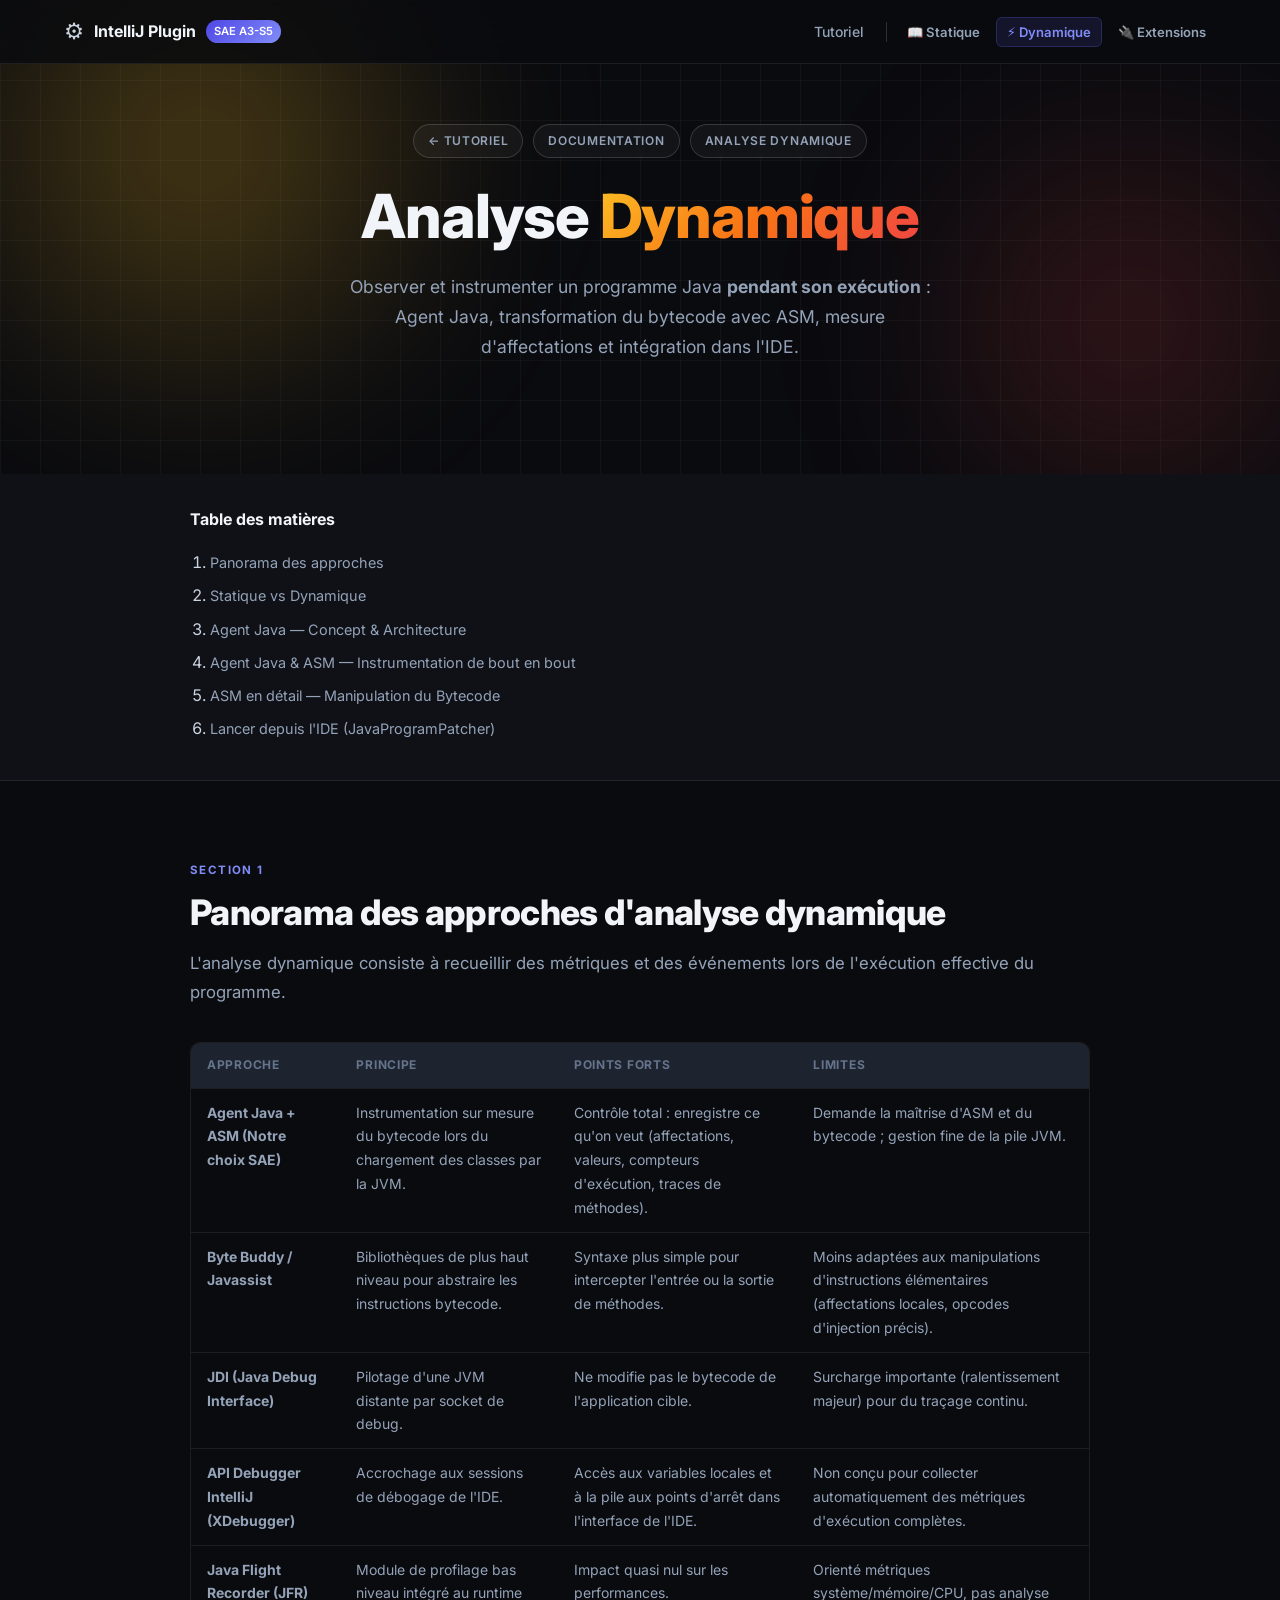
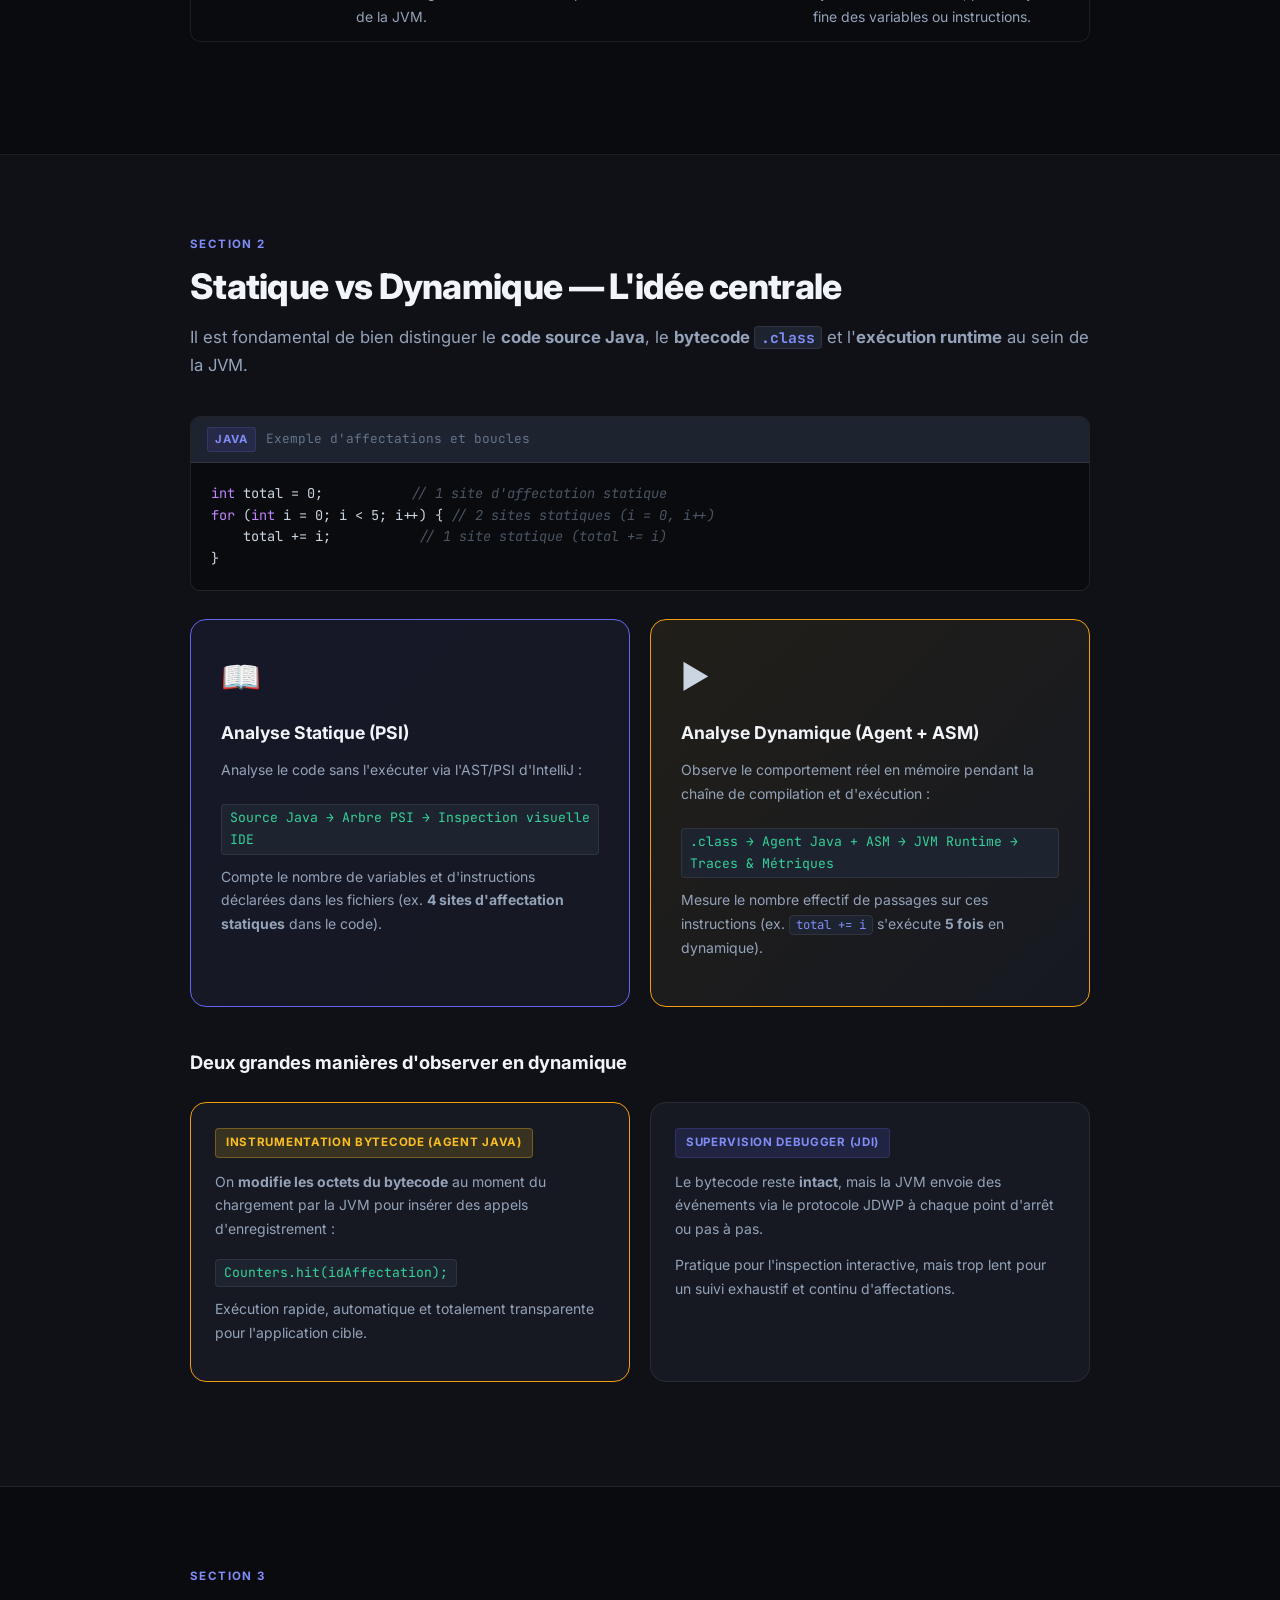
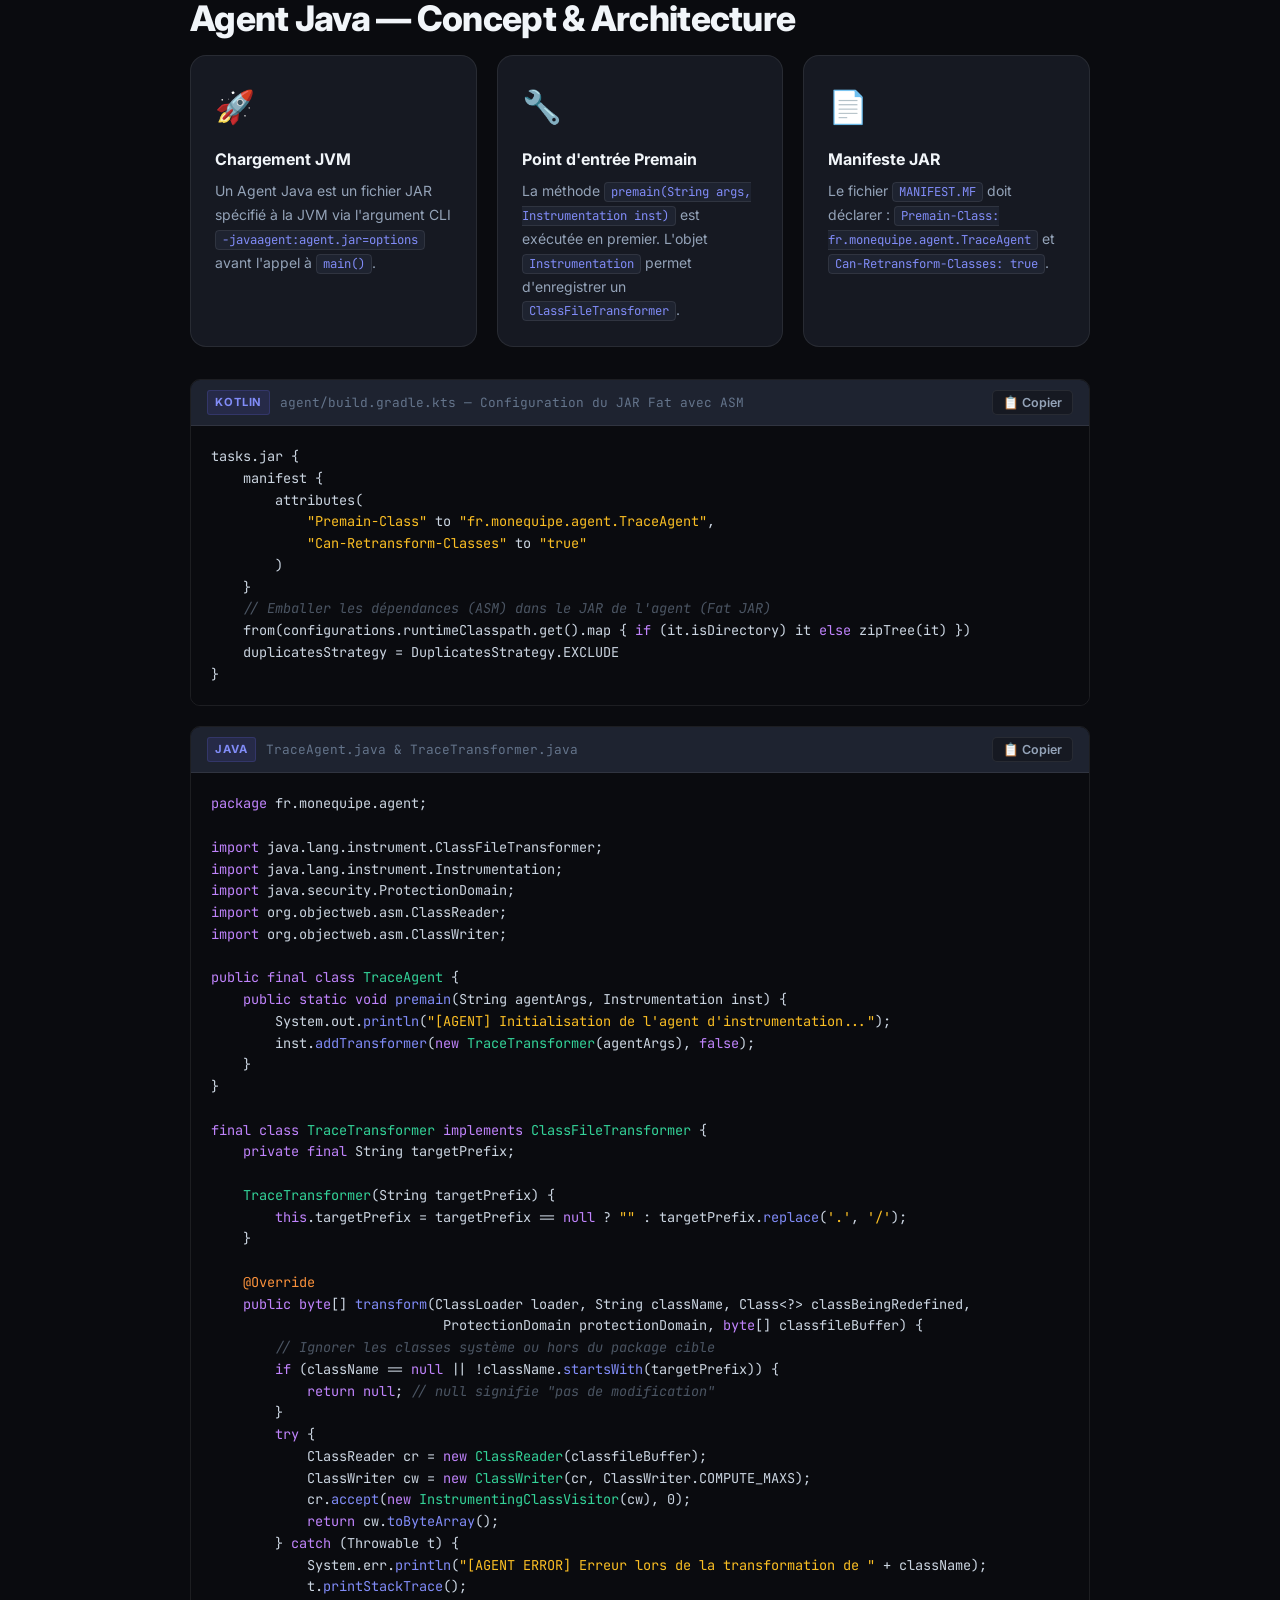
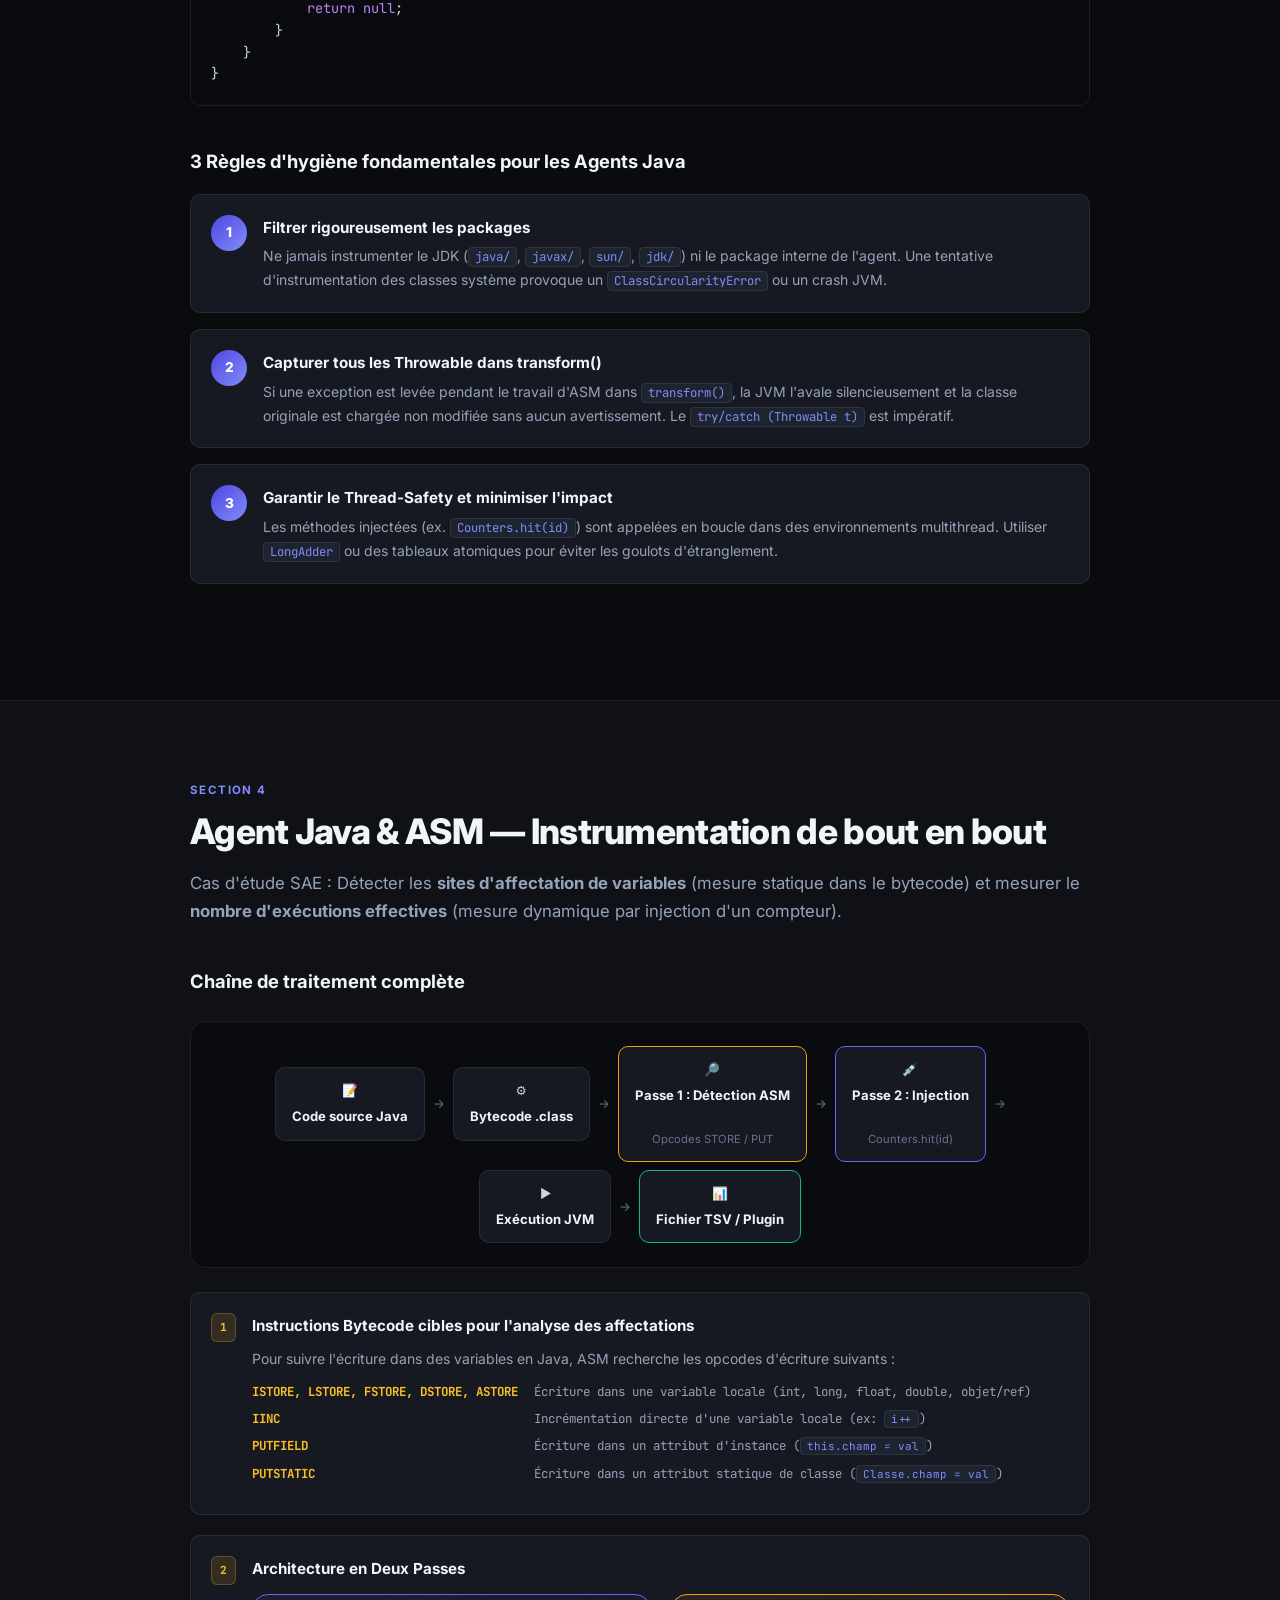
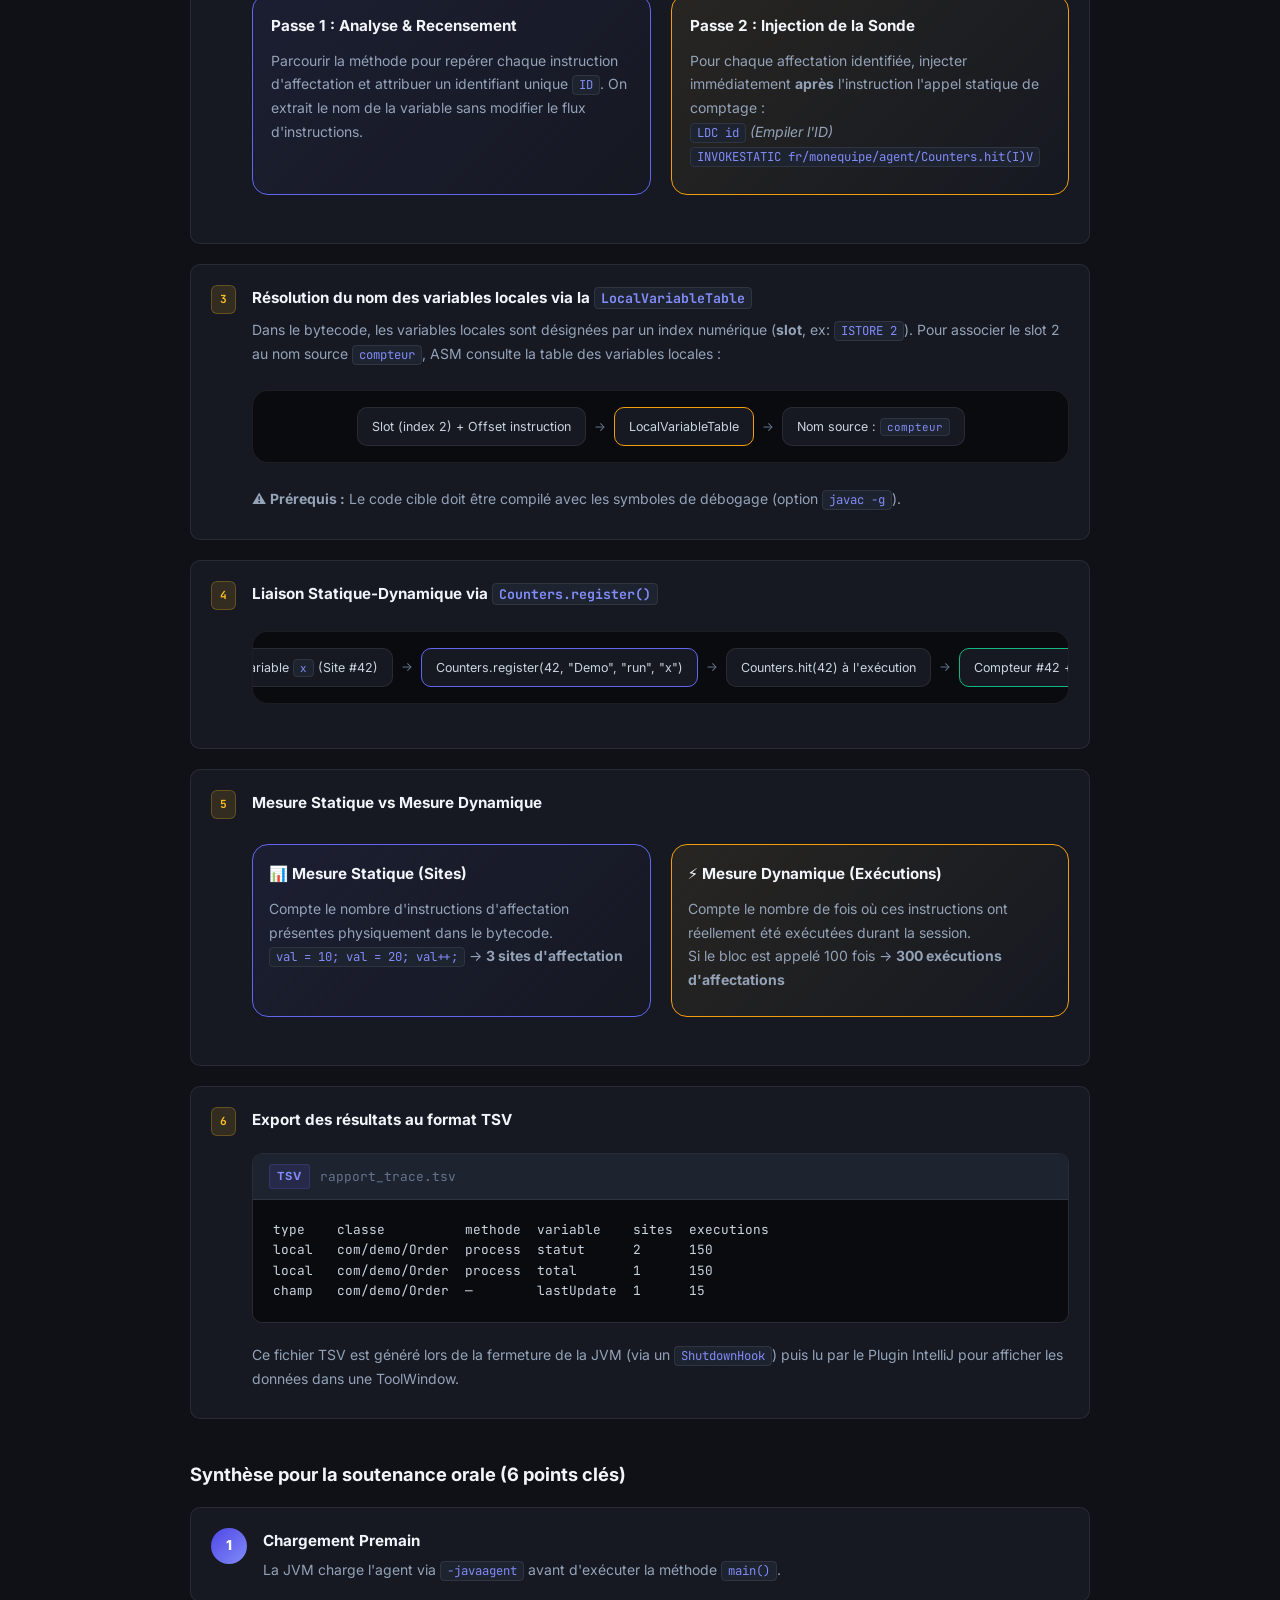
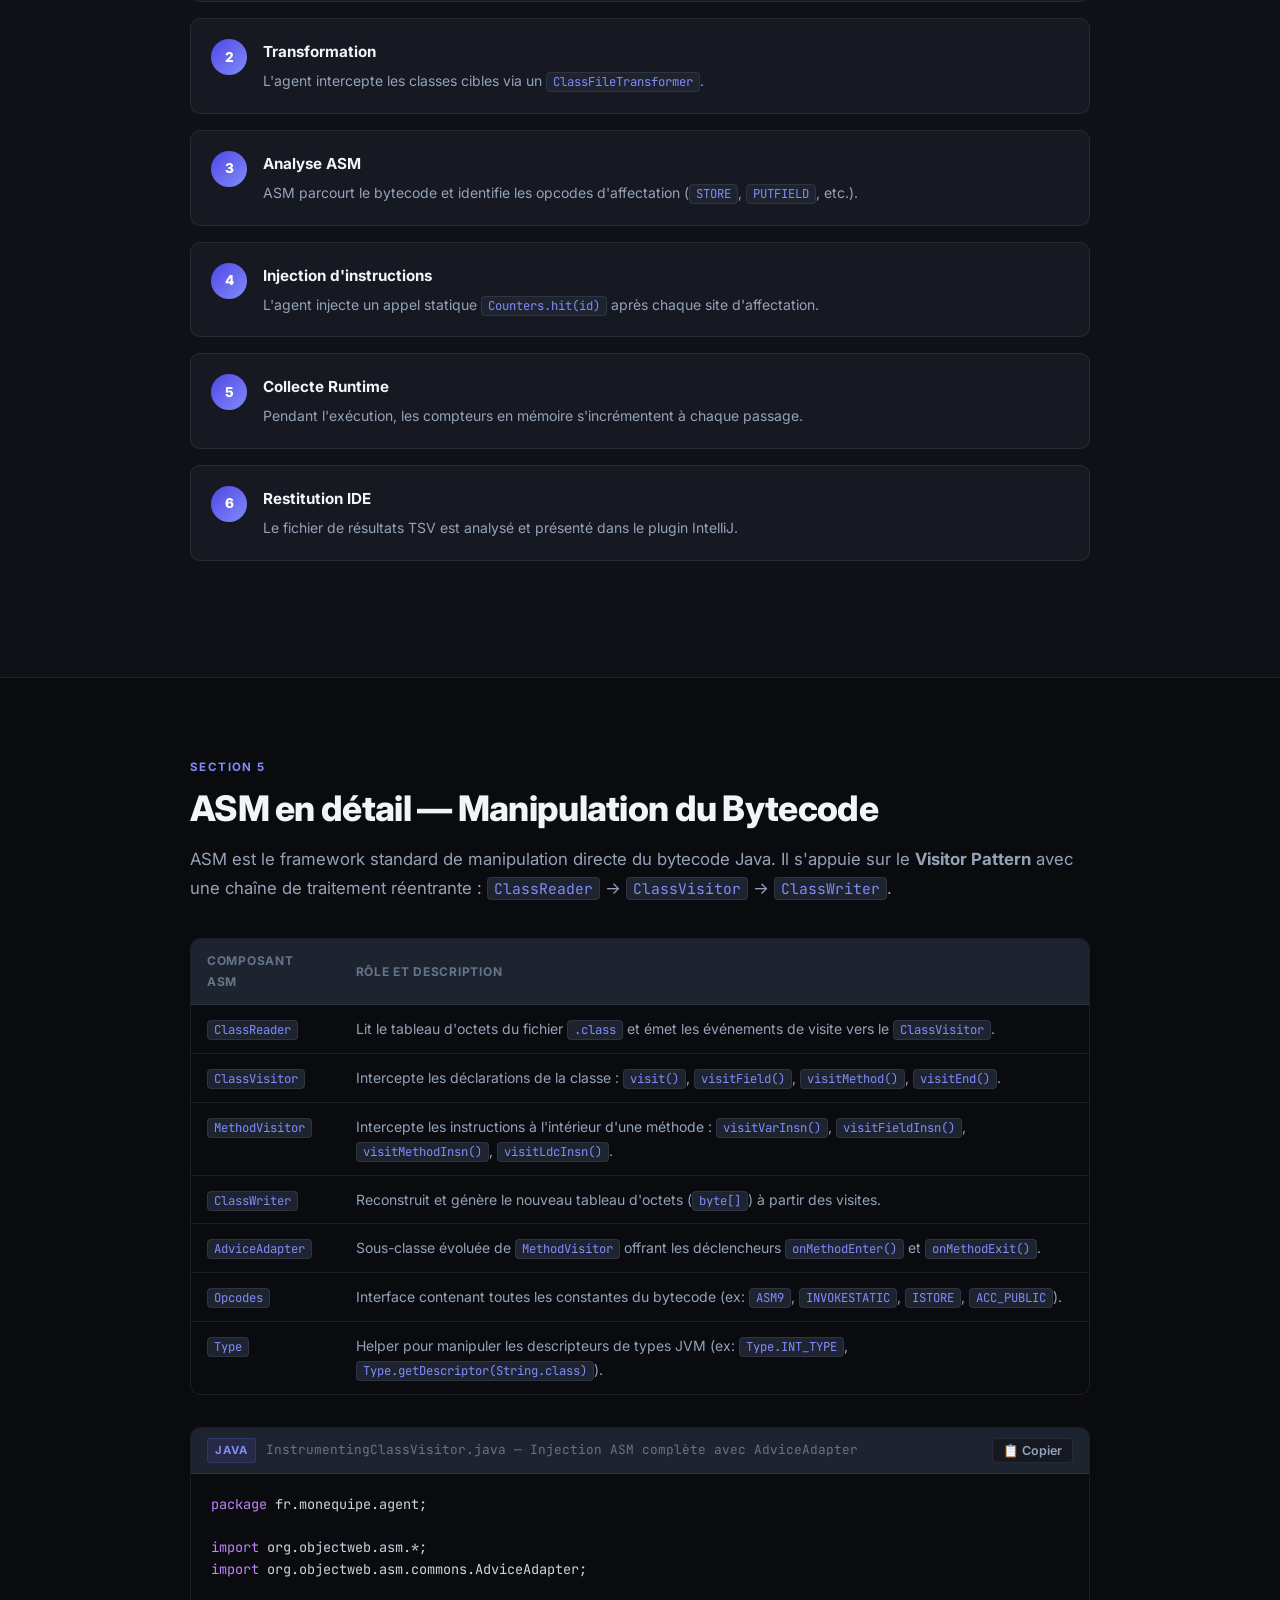
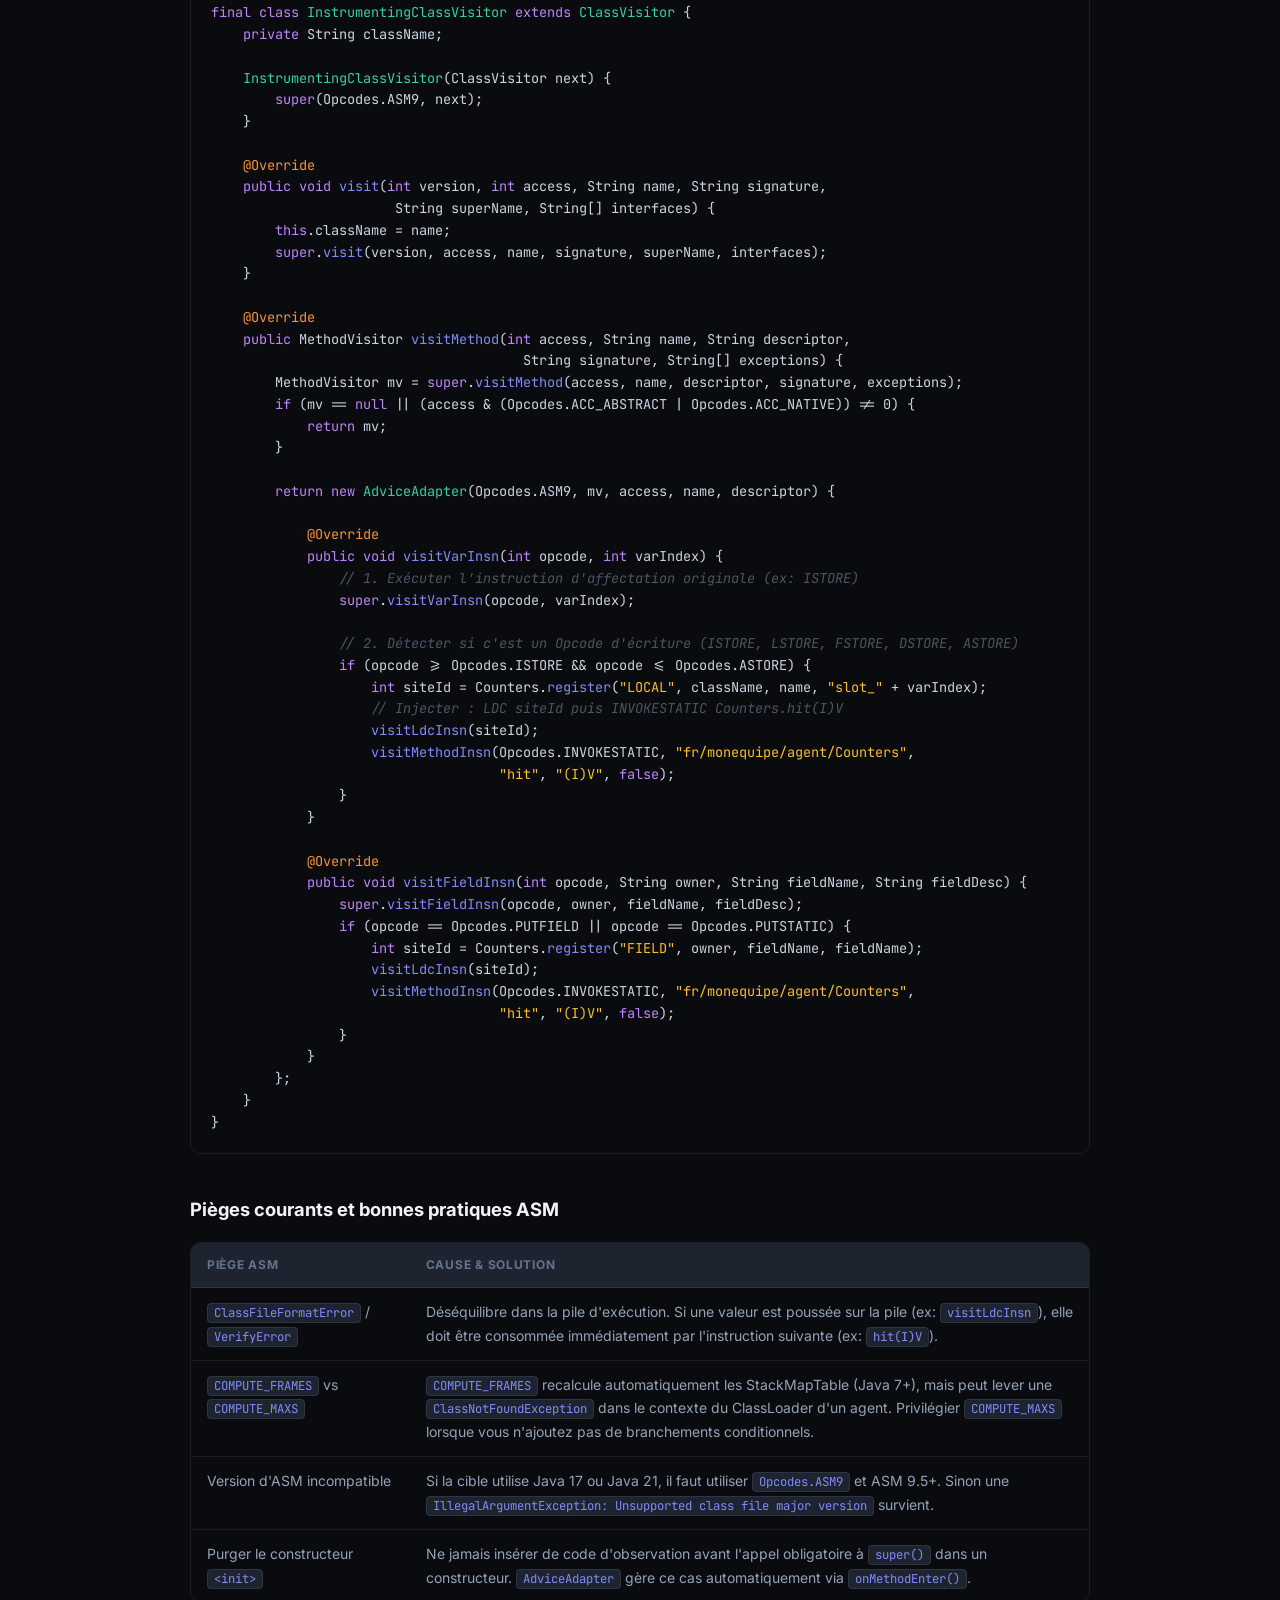
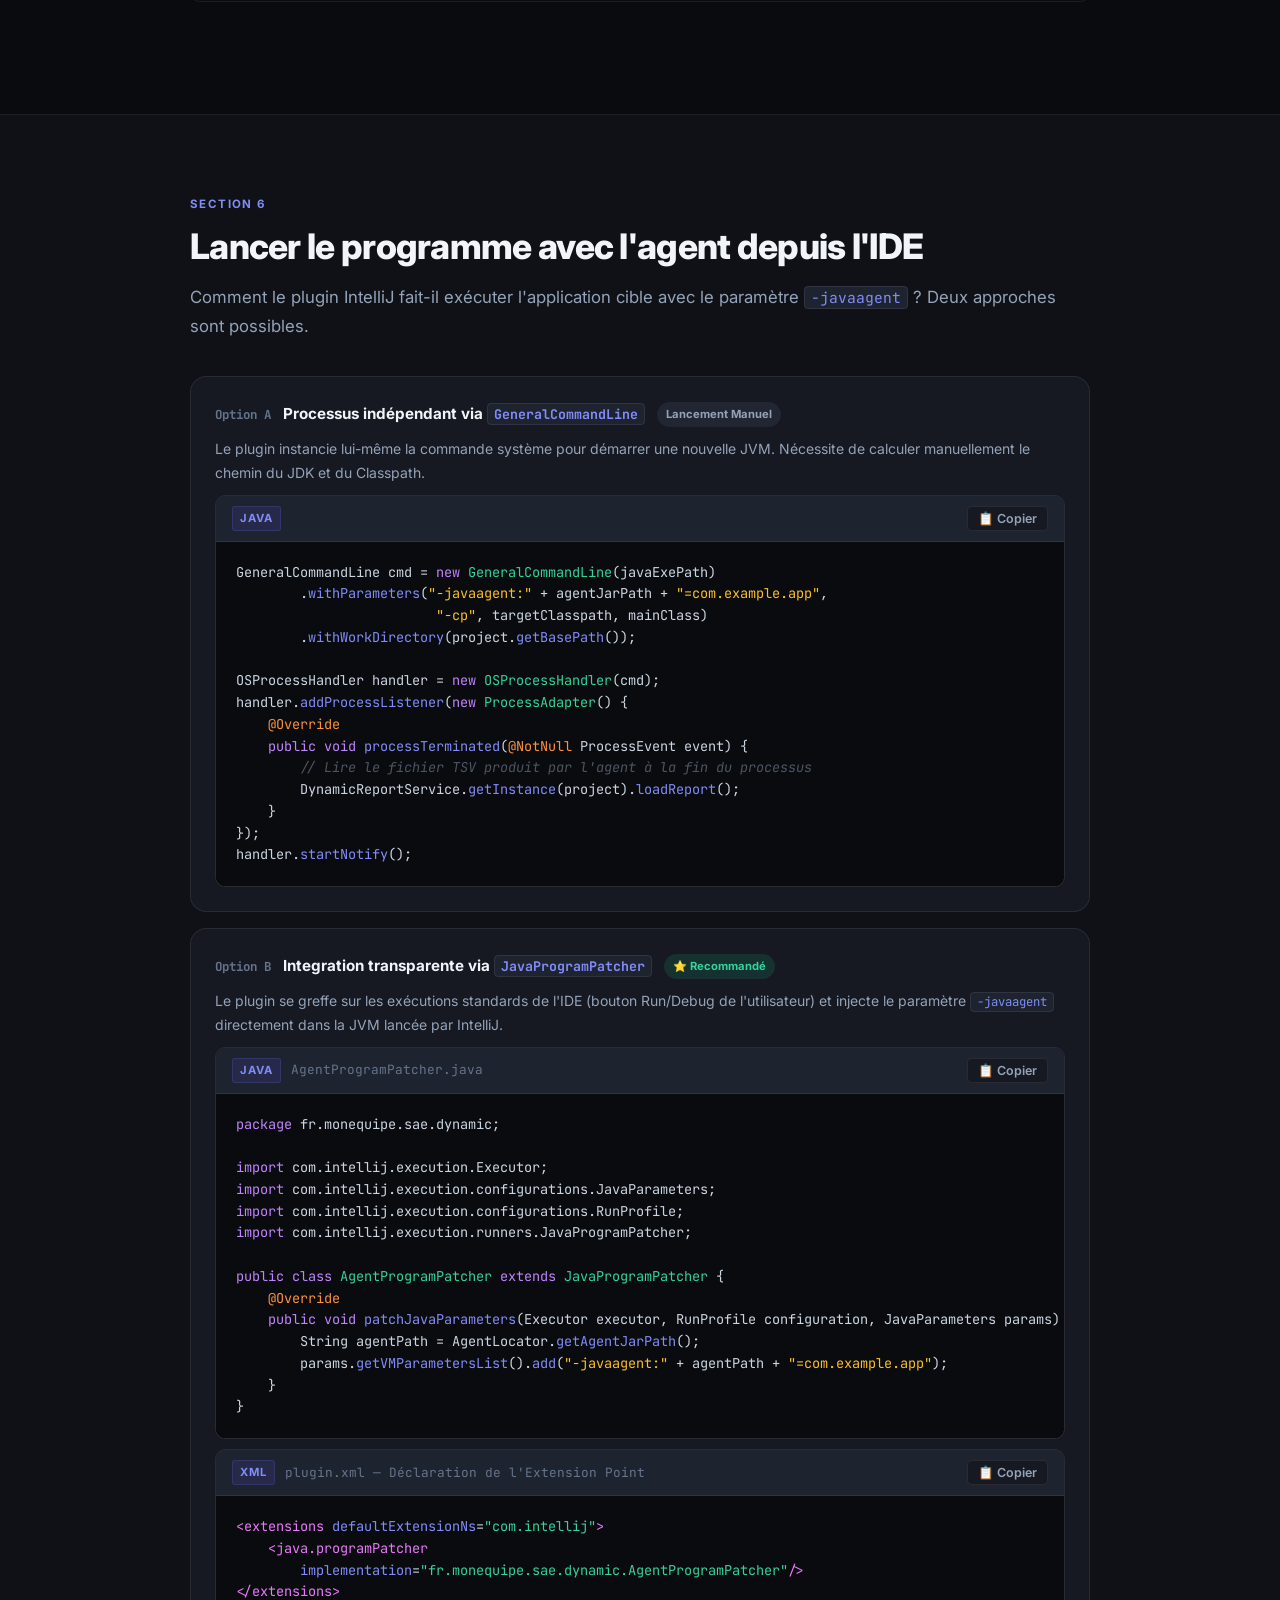
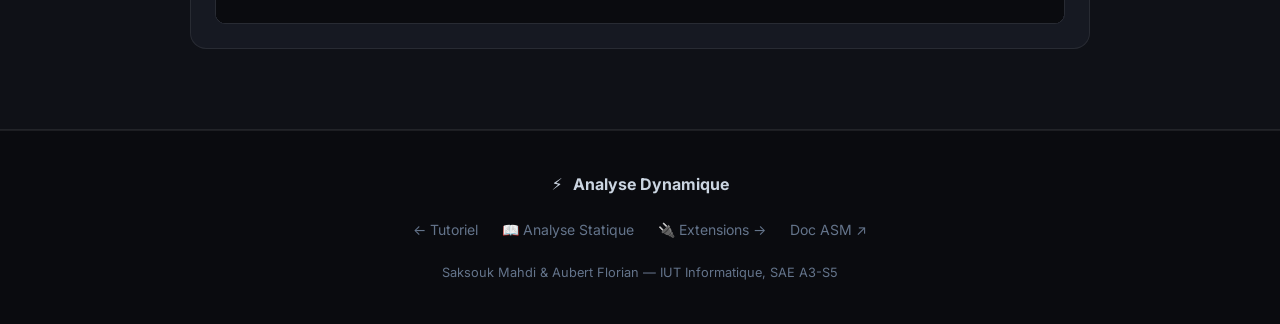
<file: dynamique.html>
<!DOCTYPE html>
<html lang="fr">
<head>
  <meta charset="UTF-8" />
  <meta name="viewport" content="width=device-width, initial-scale=1.0" />
  <title>Analyse Dynamique — Agent Java & ASM — Plugin IntelliJ SAE 3A</title>
  <meta name="description" content="Documentation de l'analyse dynamique : Agent Java, ASM, instrumentation du bytecode Java et lancement depuis l'IDE IntelliJ IDEA. SAE A3-S5." />
  <link rel="preconnect" href="https://fonts.googleapis.com" />
  <link rel="preconnect" href="https://fonts.gstatic.com" crossorigin />
  <link href="https://fonts.googleapis.com/css2?family=Inter:wght@300;400;500;600;700;800&family=JetBrains+Mono:wght@400;500;700&display=swap" rel="stylesheet" />
  <link rel="stylesheet" href="styles.css" />
</head>
<body class="annexe-page">

  <nav class="navbar" id="navbar">
    <div class="nav-inner">
      <div class="nav-brand">
        <span class="nav-logo">⚙️</span>
        <span class="nav-title">IntelliJ Plugin</span>
        <span class="nav-badge">SAE A3-S5</span>
      </div>
      <ul class="nav-links">
        <li><a href="index.html" class="nav-link">Tutoriel</a></li>
        <li class="nav-sep"></li>
        <li><a href="annexe.html" class="nav-doc-link">📖 Statique</a></li>
        <li><a href="dynamique.html" class="nav-doc-link active-doc">⚡ Dynamique</a></li>
        <li><a href="extensions.html" class="nav-doc-link">🔌 Extensions</a></li>
      </ul>
      <button class="hamburger" id="hamburger" aria-label="Menu"><span></span><span></span><span></span></button>
    </div>
  </nav>

  <header class="hero hero-small">
    <div class="hero-bg">
      <div class="orb orb-1" style="background:radial-gradient(circle,rgba(251,191,36,0.3) 0%,transparent 70%)"></div>
      <div class="orb orb-2" style="background:radial-gradient(circle,rgba(239,68,68,0.22) 0%,transparent 70%)"></div>
      <div class="grid-overlay"></div>
    </div>
    <div class="hero-content">
      <div class="hero-meta">
        <a href="index.html" class="hero-chip chip-link">← Tutoriel</a>
        <span class="hero-chip">Documentation</span>
        <span class="hero-chip">Analyse Dynamique</span>
      </div>
      <h1 class="hero-title">Analyse <span class="gradient-text-amber">Dynamique</span></h1>
      <p class="hero-subtitle">
        Observer et instrumenter un programme Java <strong>pendant son exécution</strong> : Agent Java, transformation du bytecode avec ASM, mesure d'affectations et intégration dans l'IDE.
      </p>
    </div>
  </header>

  <div class="toc-wrapper" id="toc">
    <div class="toc-inner">
      <h2 class="toc-title">Table des matières</h2>
      <ol class="toc-list">
        <li><a href="#s1">Panorama des approches</a></li>
        <li><a href="#s2">Statique vs Dynamique</a></li>
        <li><a href="#s3">Agent Java — Concept & Architecture</a></li>
        <li><a href="#s4">Agent Java & ASM — Instrumentation de bout en bout</a></li>
        <li><a href="#s5">ASM en détail — Manipulation du Bytecode</a></li>
        <li><a href="#s6">Lancer depuis l'IDE (JavaProgramPatcher)</a></li>
      </ol>
    </div>
  </div>

  <main class="main-content annexe-main">

    <!-- S1 : Panorama -->
    <section class="tuto-section" id="s1">
      <div class="section-inner">
        <div class="section-label">Section 1</div>
        <h2 class="section-title">Panorama des approches d'analyse dynamique</h2>
        <p class="section-lead">L'analyse dynamique consiste à recueillir des métriques et des événements lors de l'exécution effective du programme.</p>

        <div class="table-wrapper">
          <table class="data-table">
            <thead><tr><th>Approche</th><th>Principe</th><th>Points forts</th><th>Limites</th></tr></thead>
            <tbody>
              <tr>
                <td><strong>Agent Java + ASM (Notre choix SAE)</strong></td>
                <td>Instrumentation sur mesure du bytecode lors du chargement des classes par la JVM.</td>
                <td>Contrôle total : enregistre ce qu'on veut (affectations, valeurs, compteurs d'exécution, traces de méthodes).</td>
                <td>Demande la maîtrise d'ASM et du bytecode ; gestion fine de la pile JVM.</td>
              </tr>
              <tr>
                <td><strong>Byte Buddy / Javassist</strong></td>
                <td>Bibliothèques de plus haut niveau pour abstraire les instructions bytecode.</td>
                <td>Syntaxe plus simple pour intercepter l'entrée ou la sortie de méthodes.</td>
                <td>Moins adaptées aux manipulations d'instructions élémentaires (affectations locales, opcodes d'injection précis).</td>
              </tr>
              <tr>
                <td><strong>JDI (Java Debug Interface)</strong></td>
                <td>Pilotage d'une JVM distante par socket de debug.</td>
                <td>Ne modifie pas le bytecode de l'application cible.</td>
                <td>Surcharge importante (ralentissement majeur) pour du traçage continu.</td>
              </tr>
              <tr>
                <td><strong>API Debugger IntelliJ (XDebugger)</strong></td>
                <td>Accrochage aux sessions de débogage de l'IDE.</td>
                <td>Accès aux variables locales et à la pile aux points d'arrêt dans l'interface de l'IDE.</td>
                <td>Non conçu pour collecter automatiquement des métriques d'exécution complètes.</td>
              </tr>
              <tr>
                <td><strong>Java Flight Recorder (JFR)</strong></td>
                <td>Module de profilage bas niveau intégré au runtime de la JVM.</td>
                <td>Impact quasi nul sur les performances.</td>
                <td>Orienté métriques système/mémoire/CPU, pas analyse fine des variables ou instructions.</td>
              </tr>
            </tbody>
          </table>
        </div>
      </div>
    </section>

    <!-- S2 : Statique vs Dynamique -->
    <section class="tuto-section alt-bg" id="s2">
      <div class="section-inner">
        <div class="section-label">Section 2</div>
        <h2 class="section-title">Statique vs Dynamique — L'idée centrale</h2>
        <p class="section-lead">Il est fondamental de bien distinguer le <strong>code source Java</strong>, le <strong>bytecode <code>.class</code></strong> et l'<strong>exécution runtime</strong> au sein de la JVM.</p>

        <div class="code-block-wrapper">
          <div class="code-header"><span class="code-lang">Java</span><span class="code-file">Exemple d'affectations et boucles</span></div>
          <pre class="code-block"><code><span class="java-kw">int</span> total = 0;           <span class="java-comment">// 1 site d'affectation statique</span>
<span class="java-kw">for</span> (<span class="java-kw">int</span> i = 0; i &lt; 5; i++) { <span class="java-comment">// 2 sites statiques (i = 0, i++)</span>
    total += i;           <span class="java-comment">// 1 site statique (total += i)</span>
}</code></pre>
        </div>

        <div class="compare-grid">
          <div class="compare-card compare-static">
            <div class="compare-icon">📖</div>
            <h3>Analyse Statique (PSI)</h3>
            <p>Analyse le code sans l'exécuter via l'AST/PSI d'IntelliJ :</p>

            <code class="inline-code">Source Java → Arbre PSI → Inspection visuelle IDE</code>
            <p style="margin-top:10px">Compte le nombre de variables et d'instructions déclarées dans les fichiers (ex. <strong>4 sites d'affectation statiques</strong> dans le code).</p>
          </div>
          <div class="compare-card" style="background:linear-gradient(135deg,rgba(251,191,36,0.08),var(--bg-700));border-color:var(--amber-500)">
            <div class="compare-icon">▶️</div>
            <h3>Analyse Dynamique (Agent + ASM)</h3>
            <p>Observe le comportement réel en mémoire pendant la chaîne de compilation et d'exécution :</p>
            <code class="inline-code">.class → Agent Java + ASM → JVM Runtime → Traces &amp; Métriques</code>
            <p style="margin-top:10px">Mesure le nombre effectif de passages sur ces instructions (ex. <code>total += i</code> s'exécute <strong>5 fois</strong> en dynamique).</p>
          </div>
        </div>

        <h3 class="subsection-title">Deux grandes manières d'observer en dynamique</h3>
        <div class="ep-grid">
          <div class="ep-card" style="border-color:var(--amber-500)">
            <div class="ep-tag" style="background:rgba(251,191,36,0.15);color:var(--amber-400);border-color:rgba(251,191,36,0.3)">Instrumentation Bytecode (Agent Java)</div>
            <p>On <strong>modifie les octets du bytecode</strong> au moment du chargement par la JVM pour insérer des appels d'enregistrement :</p>
            <code class="inline-code">Counters.hit(idAffectation);</code>
            <p style="margin-top:10px">Exécution rapide, automatique et totalement transparente pour l'application cible.</p>
          </div>
          <div class="ep-card">
            <div class="ep-tag">Supervision Debugger (JDI)</div>
            <p>Le bytecode reste <strong>intact</strong>, mais la JVM envoie des événements via le protocole JDWP à chaque point d'arrêt ou pas à pas.</p>
            <p>Pratique pour l'inspection interactive, mais trop lent pour un suivi exhaustif et continu d'affectations.</p>
          </div>
        </div>
      </div>
    </section>

    <!-- S3 : Agent Java Bases -->
    <section class="tuto-section" id="s3">
      <div class="section-inner">
        <div class="section-label">Section 3</div>
        <h2 class="section-title">Agent Java — Concept & Architecture</h2>

        <div class="info-cards">
          <div class="info-card">
            <div class="info-card-icon">🚀</div>
            <h3>Chargement JVM</h3>
            <p>Un Agent Java est un fichier JAR spécifié à la JVM via l'argument CLI <code>-javaagent:agent.jar=options</code> avant l'appel à <code>main()</code>.</p>
          </div>
          <div class="info-card">
            <div class="info-card-icon">🔧</div>
            <h3>Point d'entrée Premain</h3>
            <p>La méthode <code>premain(String args, Instrumentation inst)</code> est exécutée en premier. L'objet <code>Instrumentation</code> permet d'enregistrer un <code>ClassFileTransformer</code>.</p>
          </div>
          <div class="info-card">
            <div class="info-card-icon">📄</div>
            <h3>Manifeste JAR</h3>
            <p>Le fichier <code>MANIFEST.MF</code> doit déclarer : <code>Premain-Class: fr.monequipe.agent.TraceAgent</code> et <code>Can-Retransform-Classes: true</code>.</p>
          </div>
        </div>

        <div class="code-block-wrapper">
          <div class="code-header">
            <span class="code-lang">Kotlin</span>
            <span class="code-file">agent/build.gradle.kts — Configuration du JAR Fat avec ASM</span>
            <button class="copy-btn" data-target="code-agent-gradle" aria-label="Copier">📋 Copier</button>
          </div>
          <pre class="code-block" id="code-agent-gradle"><code>tasks.jar {
    manifest {
        attributes(
            <span class="java-str">"Premain-Class"</span> to <span class="java-str">"fr.monequipe.agent.TraceAgent"</span>,
            <span class="java-str">"Can-Retransform-Classes"</span> to <span class="java-str">"true"</span>
        )
    }
    <span class="java-comment">// Emballer les dépendances (ASM) dans le JAR de l'agent (Fat JAR)</span>
    from(configurations.runtimeClasspath.get().map { <span class="java-kw">if</span> (it.isDirectory) it <span class="java-kw">else</span> zipTree(it) })
    duplicatesStrategy = DuplicatesStrategy.EXCLUDE
}</code></pre>
        </div>

        <div class="code-block-wrapper">
          <div class="code-header">
            <span class="code-lang">Java</span>
            <span class="code-file">TraceAgent.java &amp; TraceTransformer.java</span>
            <button class="copy-btn" data-target="code-agent-java" aria-label="Copier">📋 Copier</button>
          </div>
          <pre class="code-block" id="code-agent-java"><code><span class="java-kw">package</span> fr.monequipe.agent;

<span class="java-kw">import</span> java.lang.instrument.ClassFileTransformer;
<span class="java-kw">import</span> java.lang.instrument.Instrumentation;
<span class="java-kw">import</span> java.security.ProtectionDomain;
<span class="java-kw">import</span> org.objectweb.asm.ClassReader;
<span class="java-kw">import</span> org.objectweb.asm.ClassWriter;

<span class="java-kw">public final class</span> <span class="java-class">TraceAgent</span> {
    <span class="java-kw">public static void</span> <span class="java-fn">premain</span>(String agentArgs, Instrumentation inst) {
        System.out.<span class="java-fn">println</span>(<span class="java-str">"[AGENT] Initialisation de l'agent d'instrumentation..."</span>);
        inst.<span class="java-fn">addTransformer</span>(<span class="java-kw">new</span> <span class="java-class">TraceTransformer</span>(agentArgs), <span class="java-kw">false</span>);
    }
}

<span class="java-kw">final class</span> <span class="java-class">TraceTransformer</span> <span class="java-kw">implements</span> <span class="java-class">ClassFileTransformer</span> {
    <span class="java-kw">private final</span> String targetPrefix;

    <span class="java-class">TraceTransformer</span>(String targetPrefix) {
        <span class="java-kw">this</span>.targetPrefix = targetPrefix == <span class="java-kw">null</span> ? <span class="java-str">""</span> : targetPrefix.<span class="java-fn">replace</span>(<span class="java-str">'.'</span>, <span class="java-str">'/'</span>);
    }

    <span class="java-ann">@Override</span>
    <span class="java-kw">public byte</span>[] <span class="java-fn">transform</span>(ClassLoader loader, String className, Class&lt;?&gt; classBeingRedefined,
                             ProtectionDomain protectionDomain, <span class="java-kw">byte</span>[] classfileBuffer) {
        <span class="java-comment">// Ignorer les classes système ou hors du package cible</span>
        <span class="java-kw">if</span> (className == <span class="java-kw">null</span> || !className.<span class="java-fn">startsWith</span>(targetPrefix)) {
            <span class="java-kw">return null</span>; <span class="java-comment">// null signifie "pas de modification"</span>
        }
        <span class="java-kw">try</span> {
            ClassReader cr = <span class="java-kw">new</span> <span class="java-class">ClassReader</span>(classfileBuffer);
            ClassWriter cw = <span class="java-kw">new</span> <span class="java-class">ClassWriter</span>(cr, ClassWriter.COMPUTE_MAXS);
            cr.<span class="java-fn">accept</span>(<span class="java-kw">new</span> <span class="java-class">InstrumentingClassVisitor</span>(cw), 0);
            <span class="java-kw">return</span> cw.<span class="java-fn">toByteArray</span>();
        } <span class="java-kw">catch</span> (Throwable t) {
            System.err.<span class="java-fn">println</span>(<span class="java-str">"[AGENT ERROR] Erreur lors de la transformation de "</span> + className);
            t.<span class="java-fn">printStackTrace</span>();
            <span class="java-kw">return null</span>;
        }
    }
}</code></pre>
        </div>

        <h3 class="subsection-title">3 Règles d'hygiène fondamentales pour les Agents Java</h3>
        <div class="steps-list">
          <div class="step-item">
            <div class="step-number">1</div>
            <div class="step-body">
              <h4>Filtrer rigoureusement les packages</h4>
              <p>Ne jamais instrumenter le JDK (<code>java/</code>, <code>javax/</code>, <code>sun/</code>, <code>jdk/</code>) ni le package interne de l'agent. Une tentative d'instrumentation des classes système provoque un <code>ClassCircularityError</code> ou un crash JVM.</p>
            </div>
          </div>
          <div class="step-item">
            <div class="step-number">2</div>
            <div class="step-body">
              <h4>Capturer tous les Throwable dans transform()</h4>
              <p>Si une exception est levée pendant le travail d'ASM dans <code>transform()</code>, la JVM l'avale silencieusement et la classe originale est chargée non modifiée sans aucun avertissement. Le <code>try/catch (Throwable t)</code> est impératif.</p>
            </div>
          </div>
          <div class="step-item">
            <div class="step-number">3</div>
            <div class="step-body">
              <h4>Garantir le Thread-Safety et minimiser l'impact</h4>
              <p>Les méthodes injectées (ex. <code>Counters.hit(id)</code>) sont appelées en boucle dans des environnements multithread. Utiliser <code>LongAdder</code> ou des tableaux atomiques pour éviter les goulots d'étranglement.</p>
            </div>
          </div>
        </div>
      </div>
    </section>

    <!-- S4 : Agent & ASM Bout en Bout -->
    <section class="tuto-section alt-bg" id="s4">
      <div class="section-inner">
        <div class="section-label">Section 4</div>
        <h2 class="section-title">Agent Java &amp; ASM — Instrumentation de bout en bout</h2>
        <p class="section-lead">
          Cas d'étude SAE : Détecter les <strong>sites d'affectation de variables</strong> (mesure statique dans le bytecode) et mesurer le <strong>nombre d'exécutions effectives</strong> (mesure dynamique par injection d'un compteur).
        </p>

        <h3 class="subsection-title">Chaîne de traitement complète</h3>
        <div class="chain-diagram chain-wrap">
          <div class="chain-step">📝<br/><strong>Code source Java</strong></div>
          <div class="chain-arrow">→</div>
          <div class="chain-step">⚙️<br/><strong>Bytecode .class</strong></div>
          <div class="chain-arrow">→</div>
          <div class="chain-step" style="border-color:var(--amber-500)">🔎<br/><strong>Passe 1 : Détection ASM</strong><br/><small>Opcodes STORE / PUT</small></div>
          <div class="chain-arrow">→</div>
          <div class="chain-step" style="border-color:var(--primary-500)">💉<br/><strong>Passe 2 : Injection</strong><br/><small>Counters.hit(id)</small></div>
          <div class="chain-arrow">→</div>
          <div class="chain-step">▶️<br/><strong>Exécution JVM</strong></div>
          <div class="chain-arrow">→</div>
          <div class="chain-step" style="border-color:var(--accent-500)">📊<br/><strong>Fichier TSV / Plugin</strong></div>
        </div>

        <div class="numbered-steps">
          <div class="num-step">
            <div class="num-badge">1</div>
            <div class="num-content">
              <h4>Instructions Bytecode cibles pour l'analyse des affectations</h4>
              <p>Pour suivre l'écriture dans des variables en Java, ASM recherche les opcodes d'écriture suivants :</p>
              <div class="bytecode-grid">
                <span class="bc-instr">ISTORE, LSTORE, FSTORE, DSTORE, ASTORE</span><span class="bc-desc">Écriture dans une variable locale (int, long, float, double, objet/ref)</span>
                <span class="bc-instr">IINC</span><span class="bc-desc">Incrémentation directe d'une variable locale (ex: <code>i++</code>)</span>
                <span class="bc-instr">PUTFIELD</span><span class="bc-desc">Écriture dans un attribut d'instance (<code>this.champ = val</code>)</span>
                <span class="bc-instr">PUTSTATIC</span><span class="bc-desc">Écriture dans un attribut statique de classe (<code>Classe.champ = val</code>)</span>
              </div>
            </div>
          </div>

          <div class="num-step">
            <div class="num-badge">2</div>
            <div class="num-content">
              <h4>Architecture en Deux Passes</h4>
              <div class="compare-grid" style="margin-top:12px">
                <div class="compare-card compare-static" style="padding:18px">
                  <h3 style="font-size:0.95rem">Passe 1 : Analyse &amp; Recensement</h3>
                  <p>Parcourir la méthode pour repérer chaque instruction d'affectation et attribuer un identifiant unique <code>ID</code>. On extrait le nom de la variable sans modifier le flux d'instructions.</p>
                </div>
                <div class="compare-card" style="padding:18px;border-color:var(--amber-500);background:linear-gradient(135deg,rgba(251,191,36,0.08),var(--bg-700))">
                  <h3 style="font-size:0.95rem">Passe 2 : Injection de la Sonde</h3>
                  <p>Pour chaque affectation identifiée, injecter immédiatement <strong>après</strong> l'instruction l'appel statique de comptage :<br/>
                  <code>LDC id</code> <em>(Empiler l'ID)</em><br/>
                  <code>INVOKESTATIC fr/monequipe/agent/Counters.hit(I)V</code></p>
                </div>
              </div>
            </div>
          </div>

          <div class="num-step">
            <div class="num-badge">3</div>
            <div class="num-content">
              <h4>Résolution du nom des variables locales via la <code>LocalVariableTable</code></h4>
              <p>Dans le bytecode, les variables locales sont désignées par un index numérique (<strong>slot</strong>, ex: <code>ISTORE 2</code>). Pour associer le slot 2 au nom source <code>compteur</code>, ASM consulte la table des variables locales :</p>
              <div class="chain-diagram" style="padding:16px">
                <div class="chain-step" style="padding:8px 14px;min-width:auto">Slot (index 2) + Offset instruction</div>
                <div class="chain-arrow">→</div>
                <div class="chain-step" style="padding:8px 14px;min-width:auto;border-color:var(--amber-500)">LocalVariableTable</div>
                <div class="chain-arrow">→</div>
                <div class="chain-step" style="padding:8px 14px;min-width:auto">Nom source : <code>compteur</code></div>
              </div>
              <p style="margin-top:8px">⚠️ <strong>Prérequis :</strong> Le code cible doit être compilé avec les symboles de débogage (option <code>javac -g</code>).</p>
            </div>
          </div>

          <div class="num-step">
            <div class="num-badge">4</div>
            <div class="num-content">
              <h4>Liaison Statique-Dynamique via <code>Counters.register()</code></h4>
              <div class="chain-diagram" style="padding:16px">
                <div class="chain-step" style="padding:8px 14px;min-width:auto">Variable <code>x</code> (Site #42)</div>
                <div class="chain-arrow">→</div>
                <div class="chain-step" style="padding:8px 14px;min-width:auto;border-color:var(--primary-500)">Counters.register(42, "Demo", "run", "x")</div>
                <div class="chain-arrow">→</div>
                <div class="chain-step" style="padding:8px 14px;min-width:auto">Counters.hit(42) à l'exécution</div>
                <div class="chain-arrow">→</div>
                <div class="chain-step" style="padding:8px 14px;min-width:auto;border-color:var(--accent-500)">Compteur #42 ++</div>
              </div>
            </div>
          </div>

          <div class="num-step">
            <div class="num-badge">5</div>
            <div class="num-content">
              <h4>Mesure Statique vs Mesure Dynamique</h4>
              <div class="compare-grid">
                <div class="compare-card compare-static" style="padding:16px">
                  <h3 style="font-size:0.95rem">📊 Mesure Statique (Sites)</h3>
                  <p>Compte le nombre d'instructions d'affectation présentes physiquement dans le bytecode.<br/><code>val = 10; val = 20; val++;</code> → <strong>3 sites d'affectation</strong></p>
                </div>
                <div class="compare-card" style="padding:16px;border-color:var(--amber-500);background:linear-gradient(135deg,rgba(251,191,36,0.08),var(--bg-700))">
                  <h3 style="font-size:0.95rem">⚡ Mesure Dynamique (Exécutions)</h3>
                  <p>Compte le nombre de fois où ces instructions ont réellement été exécutées durant la session.<br/>Si le bloc est appelé 100 fois → <strong>300 exécutions d'affectations</strong></p>
                </div>
              </div>
            </div>
          </div>

          <div class="num-step">
            <div class="num-badge">6</div>
            <div class="num-content">
              <h4>Export des résultats au format TSV</h4>
              <div class="code-block-wrapper">
                <div class="code-header"><span class="code-lang">TSV</span><span class="code-file">rapport_trace.tsv</span></div>
                <pre class="code-block" style="font-size:0.8rem"><code>type    classe          methode  variable    sites  executions
local   com/demo/Order  process  statut      2      150
local   com/demo/Order  process  total       1      150
champ   com/demo/Order  —        lastUpdate  1      15</code></pre>
              </div>
              <p>Ce fichier TSV est généré lors de la fermeture de la JVM (via un <code>ShutdownHook</code>) puis lu par le Plugin IntelliJ pour afficher les données dans une ToolWindow.</p>
            </div>
          </div>
        </div>

        <h3 class="subsection-title">Synthèse pour la soutenance orale (6 points clés)</h3>
        <ol class="steps-list">
          <li class="step-item"><div class="step-number">1</div><div class="step-body"><h4>Chargement Premain</h4><p>La JVM charge l'agent via <code>-javaagent</code> avant d'exécuter la méthode <code>main()</code>.</p></div></li>
          <li class="step-item"><div class="step-number">2</div><div class="step-body"><h4>Transformation</h4><p>L'agent intercepte les classes cibles via un <code>ClassFileTransformer</code>.</p></div></li>
          <li class="step-item"><div class="step-number">3</div><div class="step-body"><h4>Analyse ASM</h4><p>ASM parcourt le bytecode et identifie les opcodes d'affectation (<code>STORE</code>, <code>PUTFIELD</code>, etc.).</p></div></li>
          <li class="step-item"><div class="step-number">4</div><div class="step-body"><h4>Injection d'instructions</h4><p>L'agent injecte un appel statique <code>Counters.hit(id)</code> après chaque site d'affectation.</p></div></li>
          <li class="step-item"><div class="step-number">5</div><div class="step-body"><h4>Collecte Runtime</h4><p>Pendant l'exécution, les compteurs en mémoire s'incrémentent à chaque passage.</p></div></li>
          <li class="step-item"><div class="step-number">6</div><div class="step-body"><h4>Restitution IDE</h4><p>Le fichier de résultats TSV est analysé et présenté dans le plugin IntelliJ.</p></div></li>
        </ol>
      </div>
    </section>

    <!-- S5 : ASM en détail -->
    <section class="tuto-section" id="s5">
      <div class="section-inner">
        <div class="section-label">Section 5</div>
        <h2 class="section-title">ASM en détail — Manipulation du Bytecode</h2>
        <p class="section-lead">
          ASM est le framework standard de manipulation directe du bytecode Java. Il s'appuie sur le <strong>Visitor Pattern</strong> avec une chaîne de traitement réentrante :
          <code>ClassReader</code> → <code>ClassVisitor</code> → <code>ClassWriter</code>.
        </p>

        <div class="table-wrapper">
          <table class="data-table">
            <thead><tr><th>Composant ASM</th><th>Rôle et Description</th></tr></thead>
            <tbody>
              <tr><td><code>ClassReader</code></td><td>Lit le tableau d'octets du fichier <code>.class</code> et émet les événements de visite vers le <code>ClassVisitor</code>.</td></tr>
              <tr><td><code>ClassVisitor</code></td><td>Intercepte les déclarations de la classe : <code>visit()</code>, <code>visitField()</code>, <code>visitMethod()</code>, <code>visitEnd()</code>.</td></tr>
              <tr><td><code>MethodVisitor</code></td><td>Intercepte les instructions à l'intérieur d'une méthode : <code>visitVarInsn()</code>, <code>visitFieldInsn()</code>, <code>visitMethodInsn()</code>, <code>visitLdcInsn()</code>.</td></tr>
              <tr><td><code>ClassWriter</code></td><td>Reconstruit et génère le nouveau tableau d'octets (<code>byte[]</code>) à partir des visites.</td></tr>
              <tr><td><code>AdviceAdapter</code></td><td>Sous-classe évoluée de <code>MethodVisitor</code> offrant les déclencheurs <code>onMethodEnter()</code> et <code>onMethodExit()</code>.</td></tr>
              <tr><td><code>Opcodes</code></td><td>Interface contenant toutes les constantes du bytecode (ex: <code>ASM9</code>, <code>INVOKESTATIC</code>, <code>ISTORE</code>, <code>ACC_PUBLIC</code>).</td></tr>
              <tr><td><code>Type</code></td><td>Helper pour manipuler les descripteurs de types JVM (ex: <code>Type.INT_TYPE</code>, <code>Type.getDescriptor(String.class)</code>).</td></tr>
            </tbody>
          </table>
        </div>

        <div class="code-block-wrapper">
          <div class="code-header">
            <span class="code-lang">Java</span>
            <span class="code-file">InstrumentingClassVisitor.java — Injection ASM complète avec AdviceAdapter</span>
            <button class="copy-btn" data-target="code-asm" aria-label="Copier">📋 Copier</button>
          </div>
          <pre class="code-block" id="code-asm"><code><span class="java-kw">package</span> fr.monequipe.agent;

<span class="java-kw">import</span> org.objectweb.asm.*;
<span class="java-kw">import</span> org.objectweb.asm.commons.AdviceAdapter;

<span class="java-kw">final class</span> <span class="java-class">InstrumentingClassVisitor</span> <span class="java-kw">extends</span> <span class="java-class">ClassVisitor</span> {
    <span class="java-kw">private</span> String className;

    <span class="java-class">InstrumentingClassVisitor</span>(ClassVisitor next) {
        <span class="java-kw">super</span>(Opcodes.ASM9, next);
    }

    <span class="java-ann">@Override</span>
    <span class="java-kw">public void</span> <span class="java-fn">visit</span>(<span class="java-kw">int</span> version, <span class="java-kw">int</span> access, String name, String signature,
                       String superName, String[] interfaces) {
        <span class="java-kw">this</span>.className = name;
        <span class="java-kw">super</span>.<span class="java-fn">visit</span>(version, access, name, signature, superName, interfaces);
    }

    <span class="java-ann">@Override</span>
    <span class="java-kw">public</span> MethodVisitor <span class="java-fn">visitMethod</span>(<span class="java-kw">int</span> access, String name, String descriptor,
                                       String signature, String[] exceptions) {
        MethodVisitor mv = <span class="java-kw">super</span>.<span class="java-fn">visitMethod</span>(access, name, descriptor, signature, exceptions);
        <span class="java-kw">if</span> (mv == <span class="java-kw">null</span> || (access &amp; (Opcodes.ACC_ABSTRACT | Opcodes.ACC_NATIVE)) != 0) {
            <span class="java-kw">return</span> mv;
        }

        <span class="java-kw">return new</span> <span class="java-class">AdviceAdapter</span>(Opcodes.ASM9, mv, access, name, descriptor) {

            <span class="java-ann">@Override</span>
            <span class="java-kw">public void</span> <span class="java-fn">visitVarInsn</span>(<span class="java-kw">int</span> opcode, <span class="java-kw">int</span> varIndex) {
                <span class="java-comment">// 1. Exécuter l'instruction d'affectation originale (ex: ISTORE)</span>
                <span class="java-kw">super</span>.<span class="java-fn">visitVarInsn</span>(opcode, varIndex);

                <span class="java-comment">// 2. Détecter si c'est un Opcode d'écriture (ISTORE, LSTORE, FSTORE, DSTORE, ASTORE)</span>
                <span class="java-kw">if</span> (opcode &gt;= Opcodes.ISTORE &amp;&amp; opcode &lt;= Opcodes.ASTORE) {
                    <span class="java-kw">int</span> siteId = Counters.<span class="java-fn">register</span>(<span class="java-str">"LOCAL"</span>, className, name, <span class="java-str">"slot_"</span> + varIndex);
                    <span class="java-comment">// Injecter : LDC siteId puis INVOKESTATIC Counters.hit(I)V</span>
                    <span class="java-fn">visitLdcInsn</span>(siteId);
                    <span class="java-fn">visitMethodInsn</span>(Opcodes.INVOKESTATIC, <span class="java-str">"fr/monequipe/agent/Counters"</span>,
                                    <span class="java-str">"hit"</span>, <span class="java-str">"(I)V"</span>, <span class="java-kw">false</span>);
                }
            }

            <span class="java-ann">@Override</span>
            <span class="java-kw">public void</span> <span class="java-fn">visitFieldInsn</span>(<span class="java-kw">int</span> opcode, String owner, String fieldName, String fieldDesc) {
                <span class="java-kw">super</span>.<span class="java-fn">visitFieldInsn</span>(opcode, owner, fieldName, fieldDesc);
                <span class="java-kw">if</span> (opcode == Opcodes.PUTFIELD || opcode == Opcodes.PUTSTATIC) {
                    <span class="java-kw">int</span> siteId = Counters.<span class="java-fn">register</span>(<span class="java-str">"FIELD"</span>, owner, fieldName, fieldName);
                    <span class="java-fn">visitLdcInsn</span>(siteId);
                    <span class="java-fn">visitMethodInsn</span>(Opcodes.INVOKESTATIC, <span class="java-str">"fr/monequipe/agent/Counters"</span>,
                                    <span class="java-str">"hit"</span>, <span class="java-str">"(I)V"</span>, <span class="java-kw">false</span>);
                }
            }
        };
    }
}</code></pre>
        </div>

        <h3 class="subsection-title">Pièges courants et bonnes pratiques ASM</h3>
        <div class="table-wrapper">
          <table class="data-table">
            <thead><tr><th>Piège ASM</th><th>Cause &amp; Solution</th></tr></thead>
            <tbody>
              <tr>
                <td><code>ClassFileFormatError</code> / <code>VerifyError</code></td>
                <td>Déséquilibre dans la pile d'exécution. Si une valeur est poussée sur la pile (ex: <code>visitLdcInsn</code>), elle doit être consommée immédiatement par l'instruction suivante (ex: <code>hit(I)V</code>).</td>
              </tr>
              <tr>
                <td><code>COMPUTE_FRAMES</code> vs <code>COMPUTE_MAXS</code></td>
                <td><code>COMPUTE_FRAMES</code> recalcule automatiquement les StackMapTable (Java 7+), mais peut lever une <code>ClassNotFoundException</code> dans le contexte du ClassLoader d'un agent. Privilégier <code>COMPUTE_MAXS</code> lorsque vous n'ajoutez pas de branchements conditionnels.</td>
              </tr>
              <tr>
                <td>Version d'ASM incompatible</td><td>Si la cible utilise Java 17 ou Java 21, il faut utiliser <code>Opcodes.ASM9</code> et ASM 9.5+. Sinon une <code>IllegalArgumentException: Unsupported class file major version</code> survient.</td></tr>
              <tr>
                <td>Purger le constructeur <code>&lt;init&gt;</code></td><td>Ne jamais insérer de code d'observation avant l'appel obligatoire à <code>super()</code> dans un constructeur. <code>AdviceAdapter</code> gère ce cas automatiquement via <code>onMethodEnter()</code>.</td></tr>
            </tbody>
          </table>
        </div>
      </div>
    </section>

    <!-- S6 : Lancer depuis l'IDE -->
    <section class="tuto-section alt-bg" id="s6">
      <div class="section-inner">
        <div class="section-label">Section 6</div>
        <h2 class="section-title">Lancer le programme avec l'agent depuis l'IDE</h2>
        <p class="section-lead">Comment le plugin IntelliJ fait-il exécuter l'application cible avec le paramètre <code>-javaagent</code> ? Deux approches sont possibles.</p>

        <div class="display-options">
          <div class="display-option" id="do-option-a">
            <div class="do-header">
              <span class="do-number">Option A</span>
              <span class="do-name">Processus indépendant via <code>GeneralCommandLine</code></span>
              <span class="do-badge do-simple">Lancement Manuel</span>
            </div>
            <p>Le plugin instancie lui-même la commande système pour démarrer une nouvelle JVM. Nécessite de calculer manuellement le chemin du JDK et du Classpath.</p>
            <div class="code-block-wrapper">
              <div class="code-header">
                <span class="code-lang">Java</span>
                <button class="copy-btn" data-target="code-option-a" aria-label="Copier">📋 Copier</button>
              </div>
              <pre class="code-block" id="code-option-a"><code>GeneralCommandLine cmd = <span class="java-kw">new</span> <span class="java-class">GeneralCommandLine</span>(javaExePath)
        .<span class="java-fn">withParameters</span>(<span class="java-str">"-javaagent:"</span> + agentJarPath + <span class="java-str">"=com.example.app"</span>,
                         <span class="java-str">"-cp"</span>, targetClasspath, mainClass)
        .<span class="java-fn">withWorkDirectory</span>(project.<span class="java-fn">getBasePath</span>());

OSProcessHandler handler = <span class="java-kw">new</span> <span class="java-class">OSProcessHandler</span>(cmd);
handler.<span class="java-fn">addProcessListener</span>(<span class="java-kw">new</span> <span class="java-class">ProcessAdapter</span>() {
    <span class="java-ann">@Override</span>
    <span class="java-kw">public void</span> <span class="java-fn">processTerminated</span>(<span class="java-ann">@NotNull</span> ProcessEvent event) {
        <span class="java-comment">// Lire le fichier TSV produit par l'agent à la fin du processus</span>
        DynamicReportService.<span class="java-fn">getInstance</span>(project).<span class="java-fn">loadReport</span>();
    }
});
handler.<span class="java-fn">startNotify</span>();</code></pre>
            </div>
          </div>

          <div class="display-option" id="do-option-b">
            <div class="do-header">
              <span class="do-number">Option B</span>
              <span class="do-name">Integration transparente via <code>JavaProgramPatcher</code></span>
              <span class="do-badge do-recommended">⭐ Recommandé</span>
            </div>
            <p>Le plugin se greffe sur les exécutions standards de l'IDE (bouton Run/Debug de l'utilisateur) et injecte le paramètre <code>-javaagent</code> directement dans la JVM lancée par IntelliJ.</p>
            <div class="code-block-wrapper">
              <div class="code-header">
                <span class="code-lang">Java</span>
                <span class="code-file">AgentProgramPatcher.java</span>
                <button class="copy-btn" data-target="code-option-b-java" aria-label="Copier">📋 Copier</button>
              </div>
              <pre class="code-block" id="code-option-b-java"><code><span class="java-kw">package</span> fr.monequipe.sae.dynamic;

<span class="java-kw">import</span> com.intellij.execution.Executor;
<span class="java-kw">import</span> com.intellij.execution.configurations.JavaParameters;
<span class="java-kw">import</span> com.intellij.execution.configurations.RunProfile;
<span class="java-kw">import</span> com.intellij.execution.runners.JavaProgramPatcher;

<span class="java-kw">public class</span> <span class="java-class">AgentProgramPatcher</span> <span class="java-kw">extends</span> <span class="java-class">JavaProgramPatcher</span> {
    <span class="java-ann">@Override</span>
    <span class="java-kw">public void</span> <span class="java-fn">patchJavaParameters</span>(Executor executor, RunProfile configuration, JavaParameters params) {
        String agentPath = AgentLocator.<span class="java-fn">getAgentJarPath</span>();
        params.<span class="java-fn">getVMParametersList</span>().<span class="java-fn">add</span>(<span class="java-str">"-javaagent:"</span> + agentPath + <span class="java-str">"=com.example.app"</span>);
    }
}</code></pre>
            </div>
            <div class="code-block-wrapper">
              <div class="code-header">
                <span class="code-lang">XML</span>
                <span class="code-file">plugin.xml — Déclaration de l'Extension Point</span>
                <button class="copy-btn" data-target="code-option-b-xml" aria-label="Copier">📋 Copier</button>
              </div>
              <pre class="code-block" id="code-option-b-xml"><code><span class="xml-tag">&lt;extensions</span> <span class="xml-attr">defaultExtensionNs</span>=<span class="xml-str">"com.intellij"</span><span class="xml-tag">&gt;</span>
    <span class="xml-tag">&lt;java.programPatcher</span>
        <span class="xml-attr">implementation</span>=<span class="xml-str">"fr.monequipe.sae.dynamic.AgentProgramPatcher"</span><span class="xml-tag">/&gt;</span>
<span class="xml-tag">&lt;/extensions&gt;</span></code></pre>
            </div>
          </div>
        </div>
      </div>
    </section>

  </main>

  <footer class="footer">
    <div class="footer-inner">
      <div class="footer-brand"><span>⚡</span><span>Analyse Dynamique</span></div>
      <div class="footer-links">
        <a href="index.html">← Tutoriel</a>
        <a href="annexe.html">📖 Analyse Statique</a>
        <a href="extensions.html">🔌 Extensions →</a>
        <a href="https://asm.ow2.io/" target="_blank" rel="noopener">Doc ASM ↗</a>
      </div>
      <div class="footer-credits">Saksouk Mahdi &amp; Aubert Florian — IUT Informatique, SAE A3-S5</div>
    </div>
  </footer>

  <script src="script.js"></script>
</body>
</html>
</file>
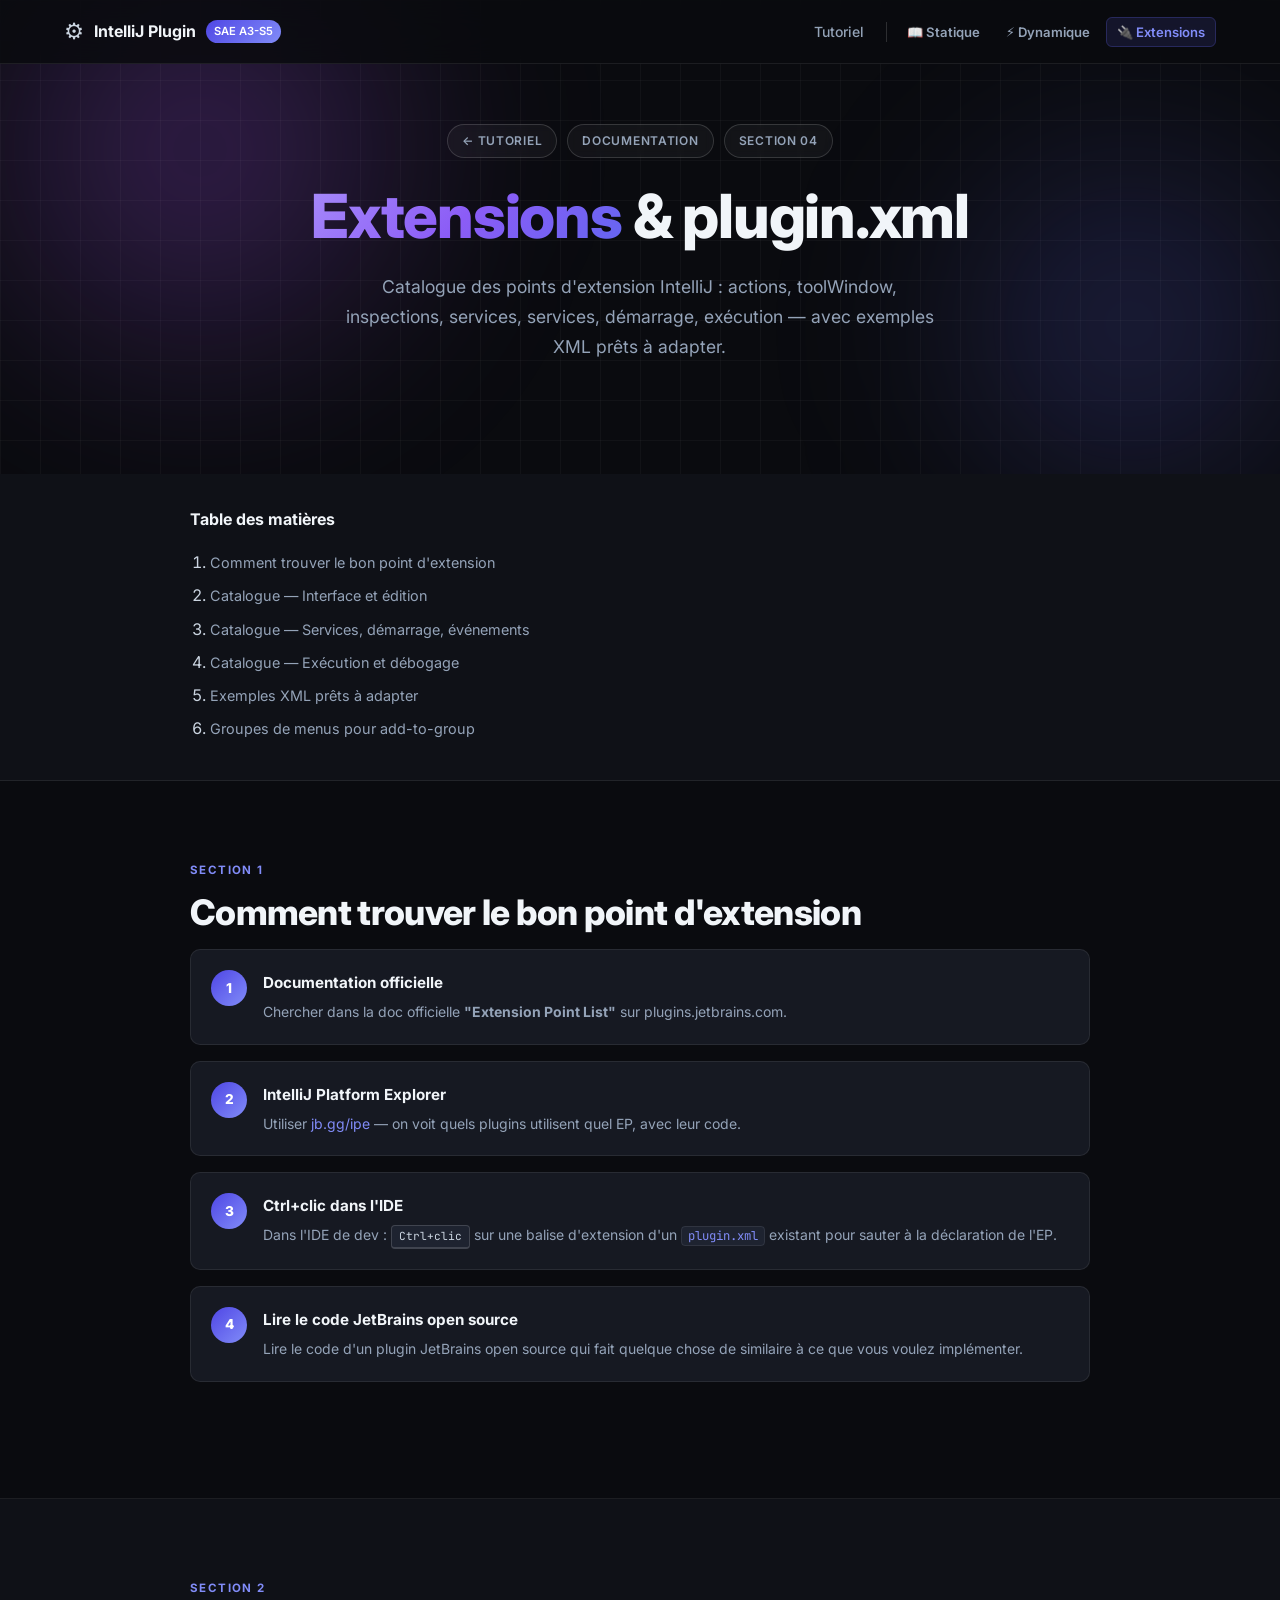
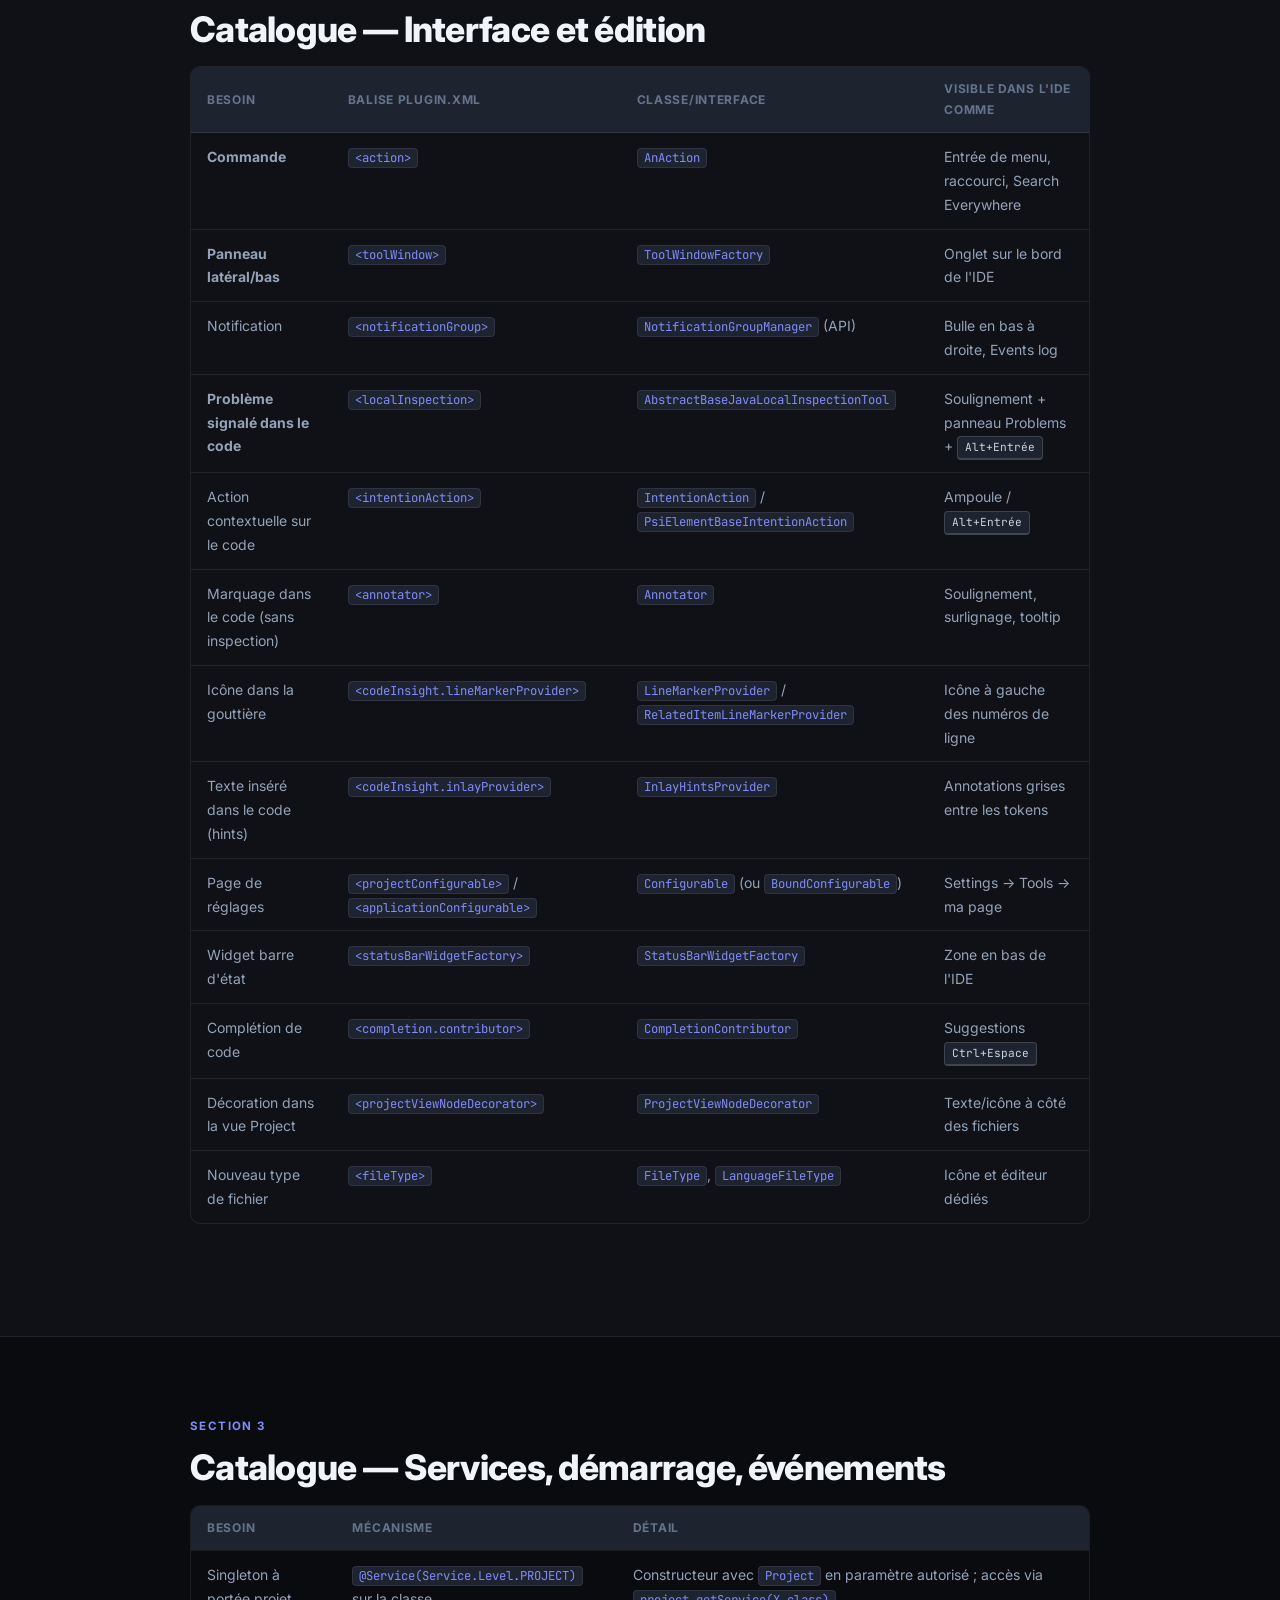
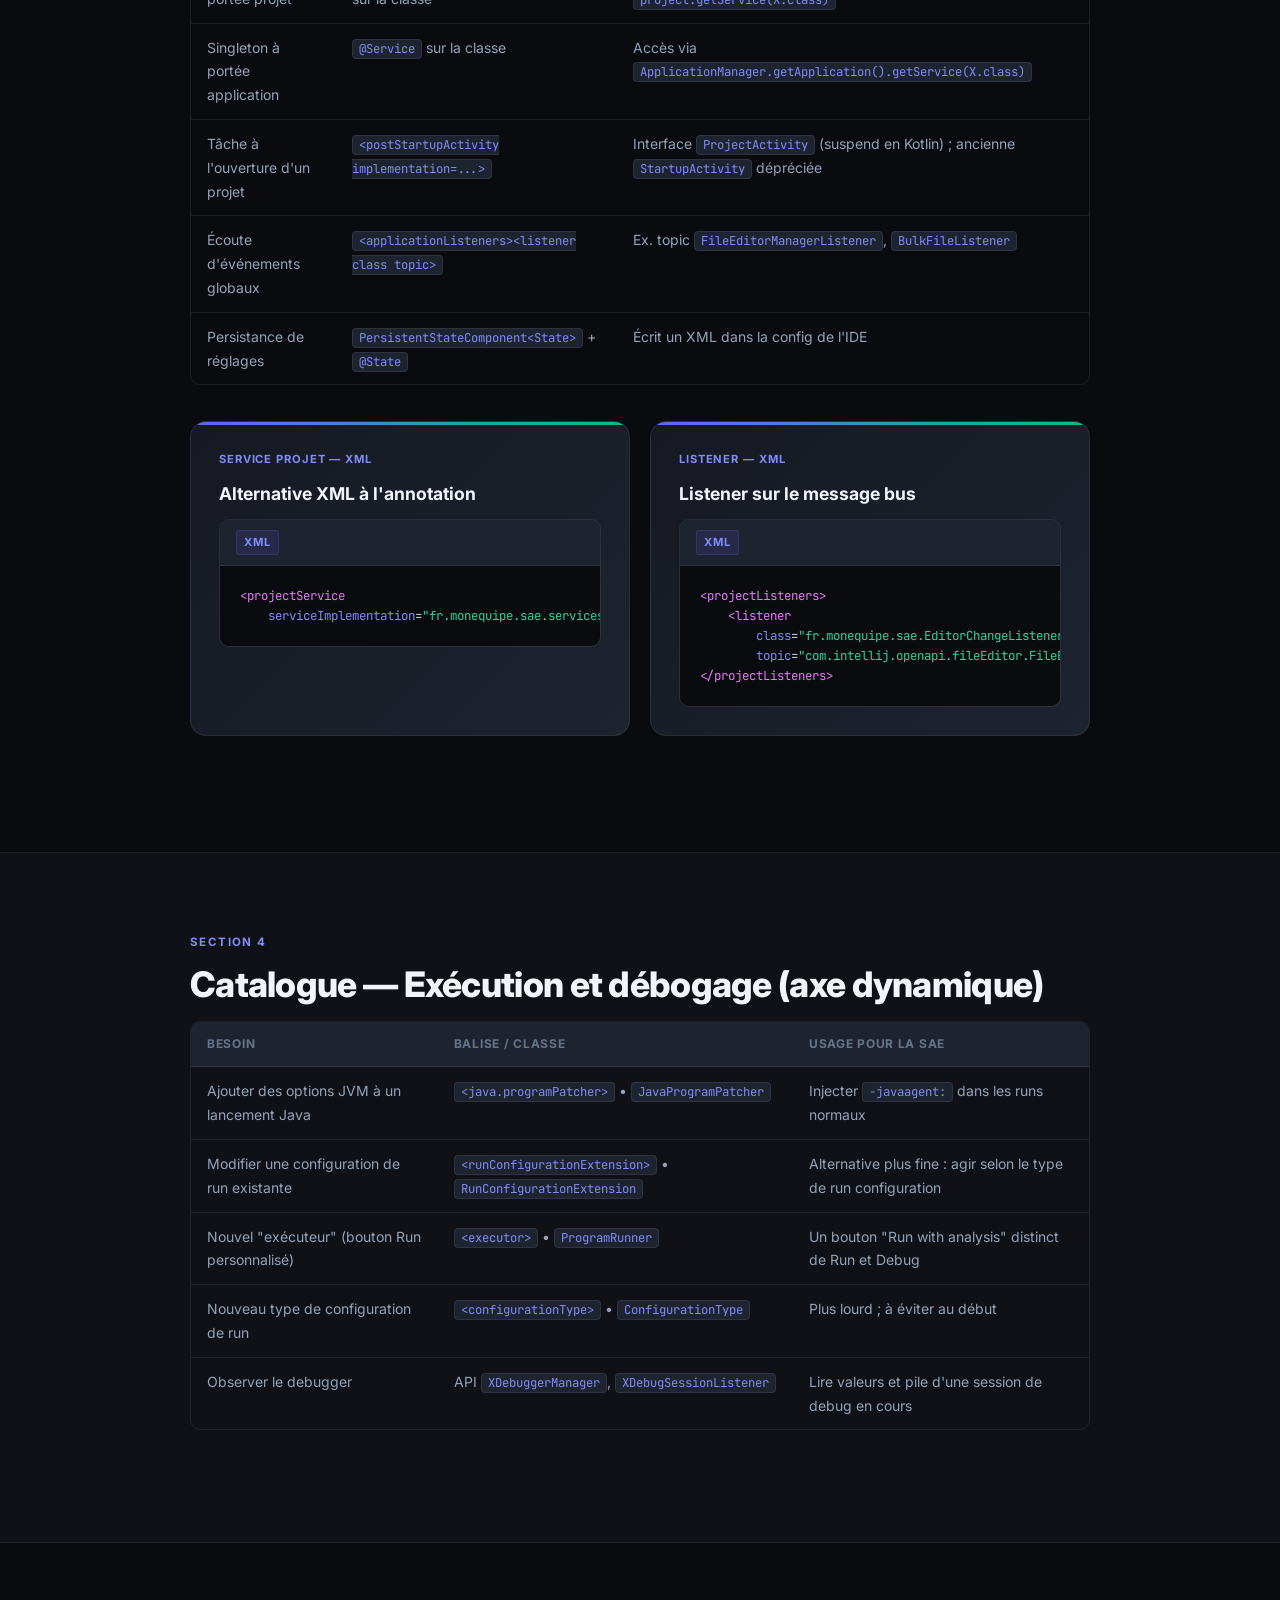
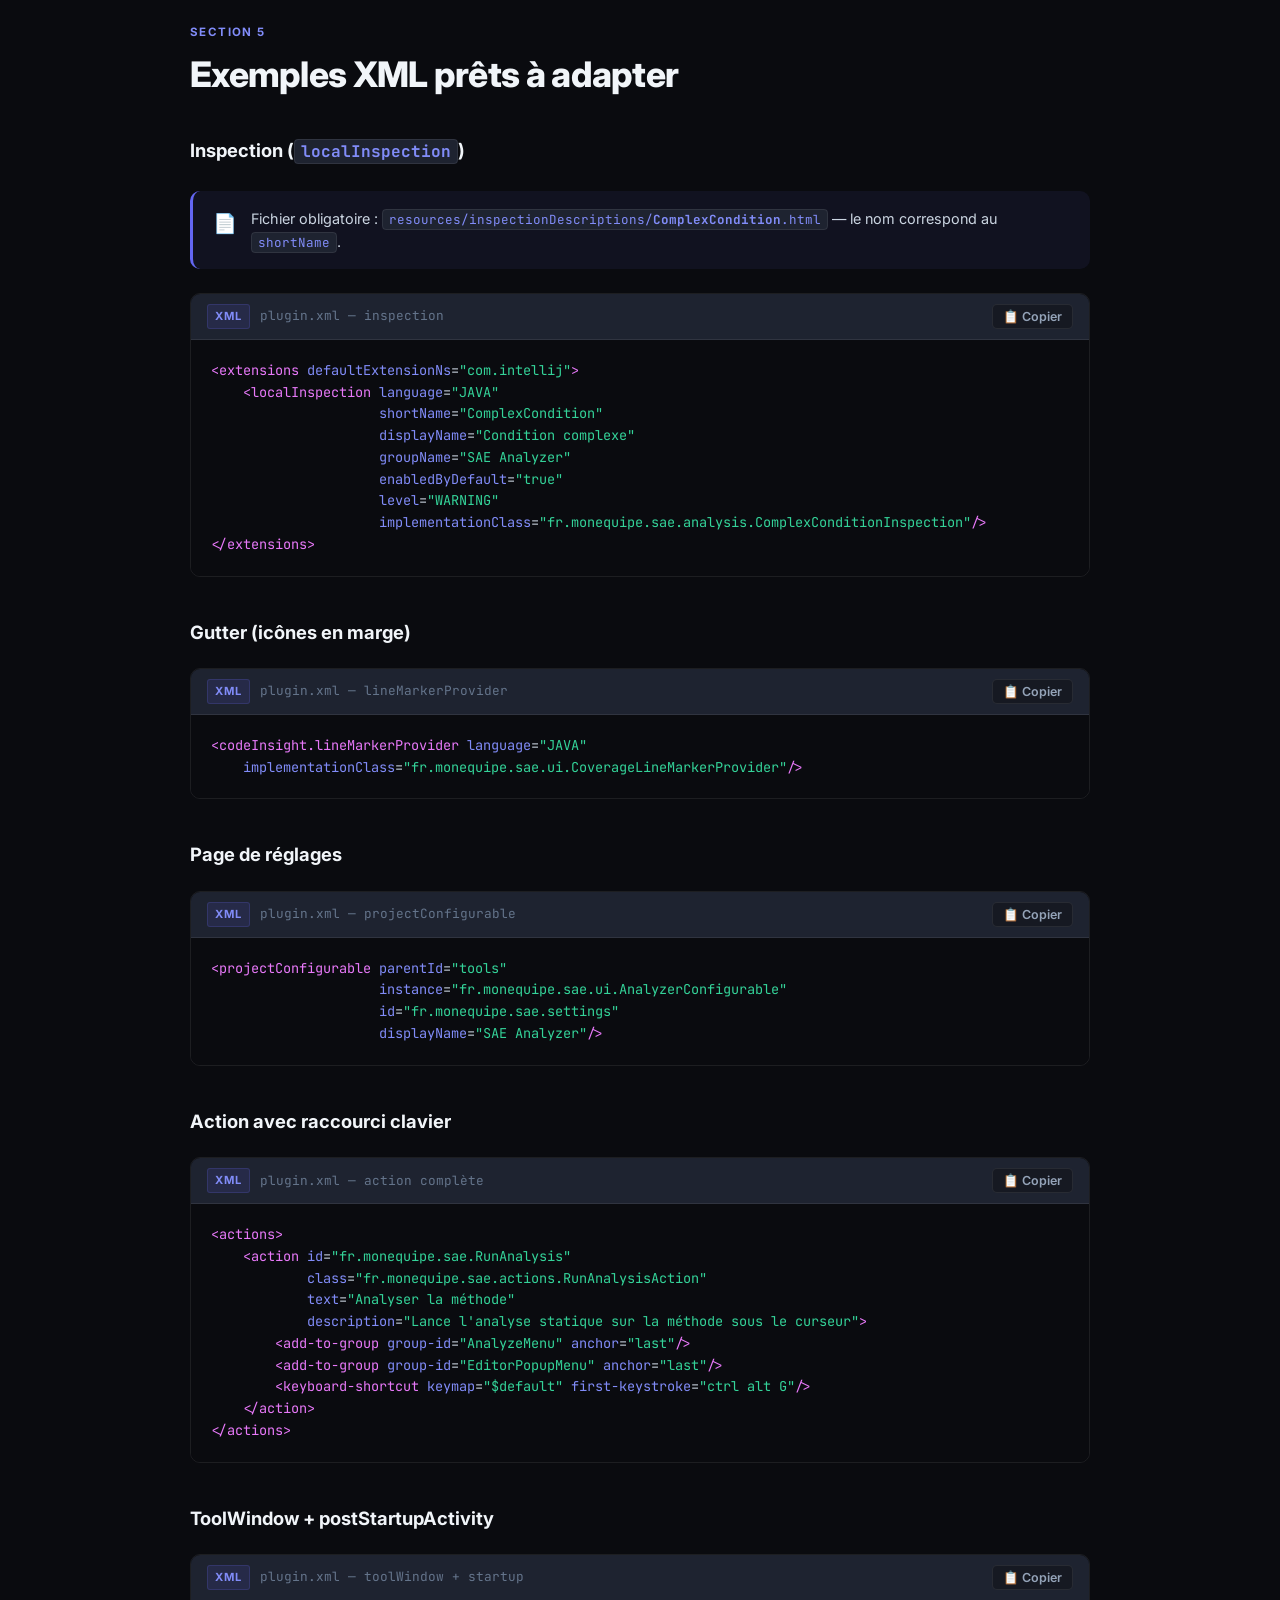
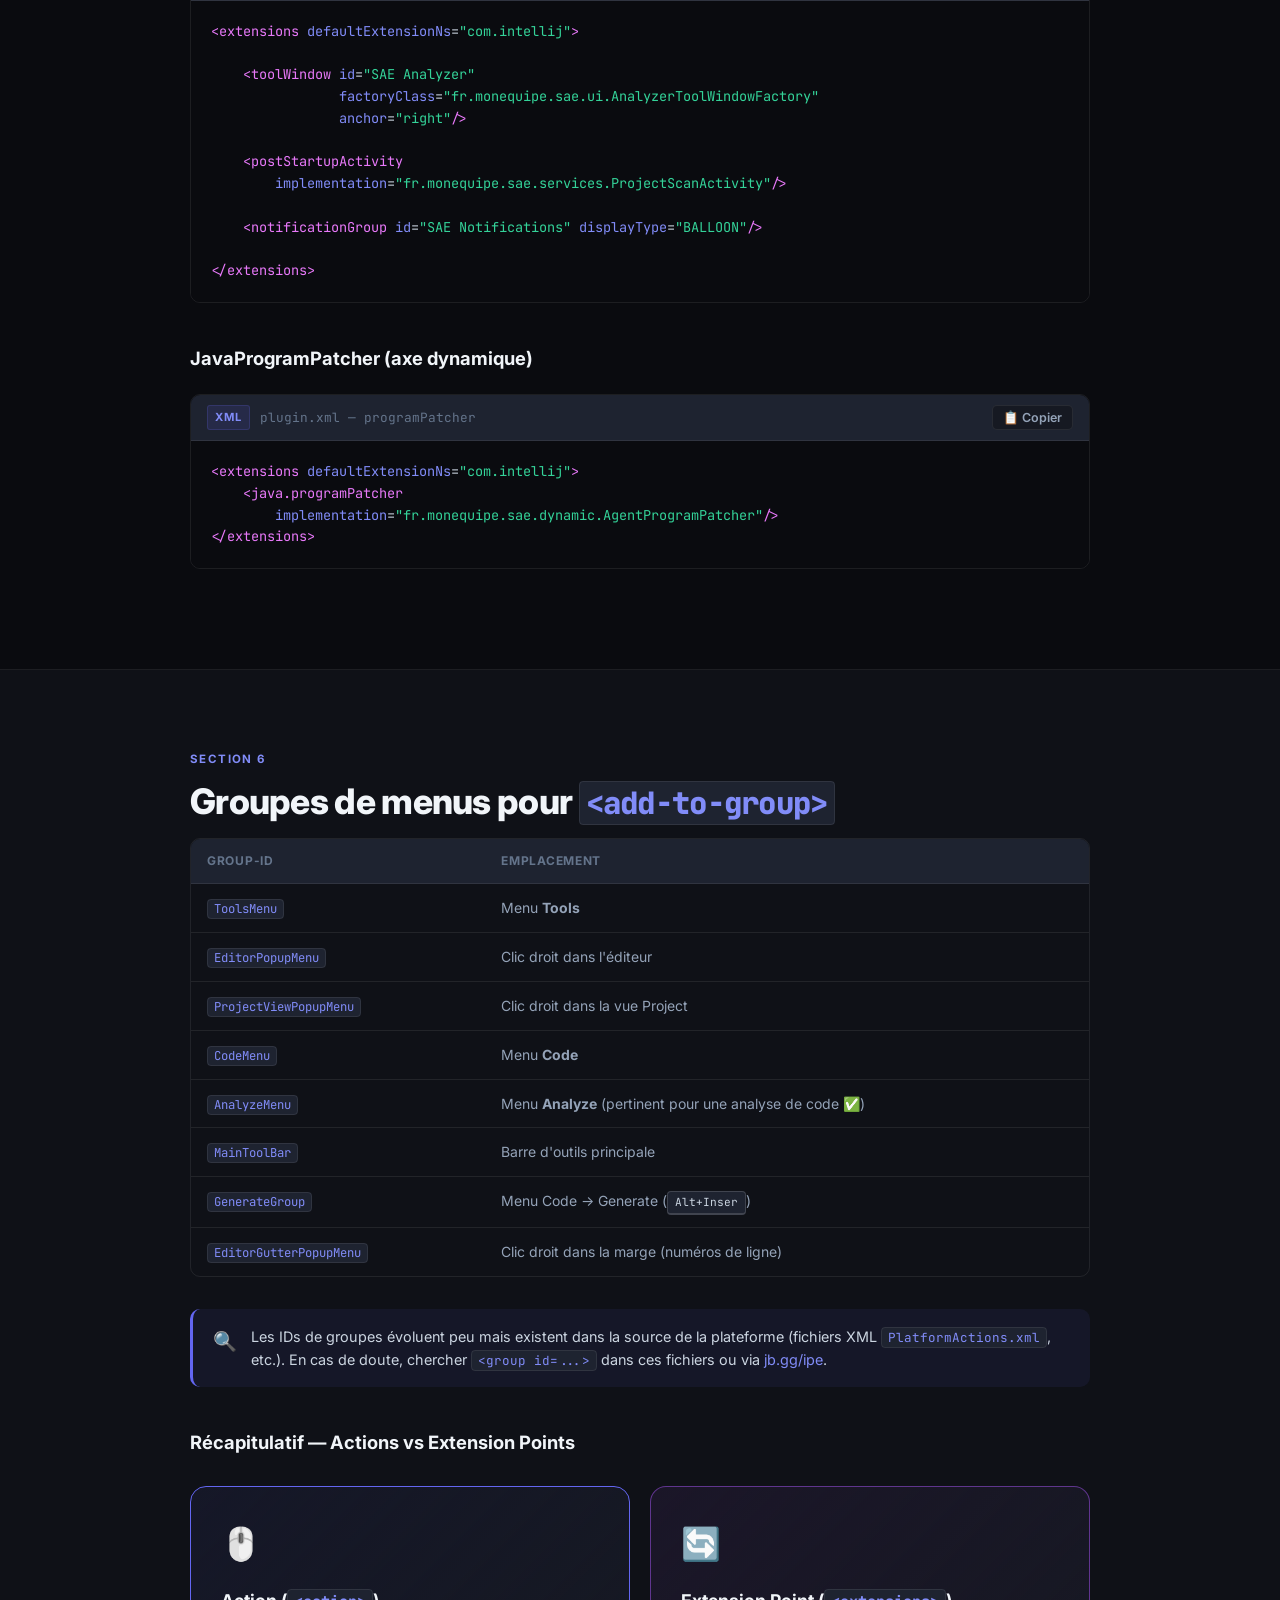
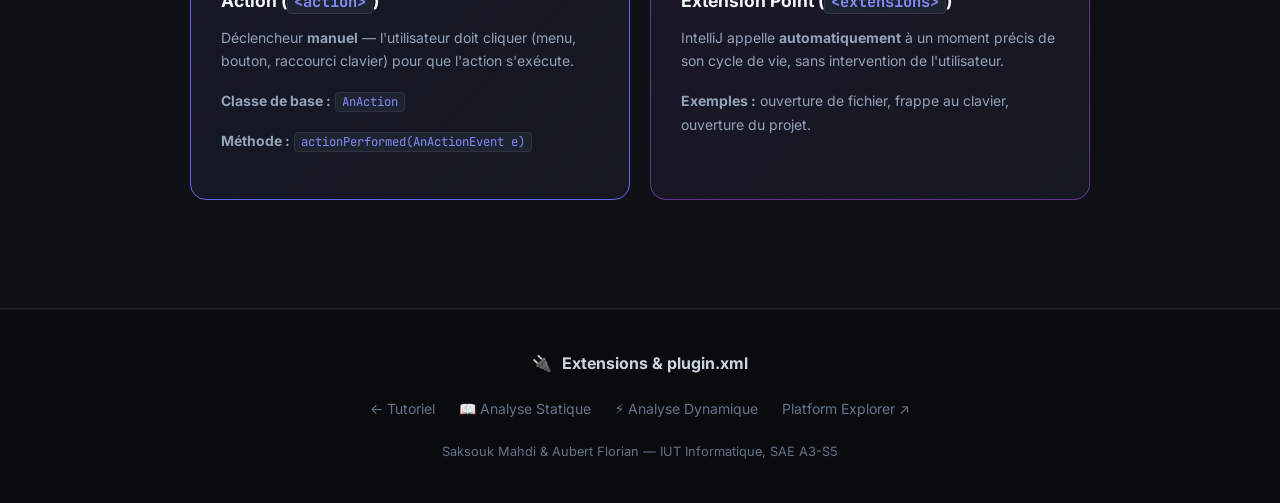
<file: extensions.html>
<!DOCTYPE html>
<html lang="fr">
<head>
  <meta charset="UTF-8" />
  <meta name="viewport" content="width=device-width, initial-scale=1.0" />
  <title>Extensions & plugin.xml — Catalogue — Plugin IntelliJ SAE 3A</title>
  <meta name="description" content="Catalogue complet des points d'extension IntelliJ : actions, toolWindow, inspections, services, démarrage, exécution. SAE A3-S5." />
  <link rel="preconnect" href="https://fonts.googleapis.com" />
  <link rel="preconnect" href="https://fonts.gstatic.com" crossorigin />
  <link href="https://fonts.googleapis.com/css2?family=Inter:wght@300;400;500;600;700;800&family=JetBrains+Mono:wght@400;500;700&display=swap" rel="stylesheet" />
  <link rel="stylesheet" href="styles.css" />
</head>
<body class="annexe-page">

  <nav class="navbar" id="navbar">
    <div class="nav-inner">
      <div class="nav-brand">
        <span class="nav-logo">⚙️</span>
        <span class="nav-title">IntelliJ Plugin</span>
        <span class="nav-badge">SAE A3-S5</span>
      </div>
      <ul class="nav-links">
        <li><a href="index.html" class="nav-link">Tutoriel</a></li>
        <li class="nav-sep"></li>
        <li><a href="annexe.html" class="nav-doc-link">📖 Statique</a></li>
        <li><a href="dynamique.html" class="nav-doc-link">⚡ Dynamique</a></li>
        <li><a href="extensions.html" class="nav-doc-link active-doc">🔌 Extensions</a></li>
      </ul>
      <button class="hamburger" id="hamburger" aria-label="Menu"><span></span><span></span><span></span></button>
    </div>
  </nav>

  <header class="hero hero-small">
    <div class="hero-bg">
      <div class="orb orb-1" style="background:radial-gradient(circle,rgba(168,85,247,0.3) 0%,transparent 70%)"></div>
      <div class="orb orb-2" style="background:radial-gradient(circle,rgba(99,102,241,0.25) 0%,transparent 70%)"></div>
      <div class="grid-overlay"></div>
    </div>
    <div class="hero-content">
      <div class="hero-meta">
        <a href="index.html" class="hero-chip chip-link">← Tutoriel</a>
        <span class="hero-chip">Documentation</span>
        <span class="hero-chip">Section 04</span>
      </div>
      <h1 class="hero-title"><span class="gradient-text-purple">Extensions</span> &amp; plugin.xml</h1>
      <p class="hero-subtitle">
        Catalogue des points d'extension IntelliJ : actions, toolWindow, inspections, services,
        services, démarrage, exécution — avec exemples XML prêts à adapter.
      </p>
    </div>
  </header>

  <div class="toc-wrapper" id="toc">
    <div class="toc-inner">
      <h2 class="toc-title">Table des matières</h2>
      <ol class="toc-list">
        <li><a href="#s1">Comment trouver le bon point d'extension</a></li>
        <li><a href="#s2">Catalogue — Interface et édition</a></li>
        <li><a href="#s3">Catalogue — Services, démarrage, événements</a></li>
        <li><a href="#s4">Catalogue — Exécution et débogage</a></li>
        <li><a href="#s5">Exemples XML prêts à adapter</a></li>
        <li><a href="#s6">Groupes de menus pour add-to-group</a></li>
      </ol>
    </div>
  </div>

  <main class="main-content annexe-main">

    <!-- S1 : Trouver -->
    <section class="tuto-section" id="s1">
      <div class="section-inner">
        <div class="section-label">Section 1</div>
        <h2 class="section-title">Comment trouver le bon point d'extension</h2>
        <div class="steps-list">
          <div class="step-item">
            <div class="step-number">1</div>
            <div class="step-body">
              <h4>Documentation officielle</h4>
              <p>Chercher dans la doc officielle <strong>"Extension Point List"</strong> sur plugins.jetbrains.com.</p>
            </div>
          </div>
          <div class="step-item">
            <div class="step-number">2</div>
            <div class="step-body">
              <h4>IntelliJ Platform Explorer</h4>
              <p>Utiliser <a href="https://jb.gg/ipe" target="_blank" rel="noopener" style="color:var(--primary-400)">jb.gg/ipe</a> — on voit quels plugins utilisent quel EP, avec leur code.</p>
            </div>
          </div>
          <div class="step-item">
            <div class="step-number">3</div>
            <div class="step-body">
              <h4>Ctrl+clic dans l'IDE</h4>
              <p>Dans l'IDE de dev : <kbd>Ctrl+clic</kbd> sur une balise d'extension d'un <code>plugin.xml</code> existant pour sauter à la déclaration de l'EP.</p>
            </div>
          </div>
          <div class="step-item">
            <div class="step-number">4</div>
            <div class="step-body">
              <h4>Lire le code JetBrains open source</h4>
              <p>Lire le code d'un plugin JetBrains open source qui fait quelque chose de similaire à ce que vous voulez implémenter.</p>
            </div>
          </div>
        </div>
      </div>
    </section>

    <!-- S2 : Catalogue UI -->
    <section class="tuto-section alt-bg" id="s2">
      <div class="section-inner">
        <div class="section-label">Section 2</div>
        <h2 class="section-title">Catalogue — Interface et édition</h2>

        <div class="table-wrapper">
          <table class="data-table">
            <thead>
              <tr><th>Besoin</th><th>Balise plugin.xml</th><th>Classe/interface</th><th>Visible dans l'IDE comme</th></tr>
            </thead>
            <tbody>
              <tr>
                <td><strong>Commande</strong></td>
                <td><code>&lt;action&gt;</code></td>
                <td><code>AnAction</code></td>
                <td>Entrée de menu, raccourci, Search Everywhere</td>
              </tr>
              <tr>
                <td><strong>Panneau latéral/bas</strong></td>
                <td><code>&lt;toolWindow&gt;</code></td>
                <td><code>ToolWindowFactory</code></td>
                <td>Onglet sur le bord de l'IDE</td>
              </tr>
              <tr>
                <td>Notification</td>
                <td><code>&lt;notificationGroup&gt;</code></td>
                <td><code>NotificationGroupManager</code> (API)</td>
                <td>Bulle en bas à droite, Events log</td>
              </tr>
              <tr>
                <td><strong>Problème signalé dans le code</strong></td>
                <td><code>&lt;localInspection&gt;</code></td>
                <td><code>AbstractBaseJavaLocalInspectionTool</code></td>
                <td>Soulignement + panneau Problems + <kbd>Alt+Entrée</kbd></td>
              </tr>
              <tr>
                <td>Action contextuelle sur le code</td>
                <td><code>&lt;intentionAction&gt;</code></td>
                <td><code>IntentionAction</code> / <code>PsiElementBaseIntentionAction</code></td>
                <td>Ampoule / <kbd>Alt+Entrée</kbd></td>
              </tr>
              <tr>
                <td>Marquage dans le code (sans inspection)</td>
                <td><code>&lt;annotator&gt;</code></td>
                <td><code>Annotator</code></td>
                <td>Soulignement, surlignage, tooltip</td>
              </tr>
              <tr>
                <td>Icône dans la gouttière</td>
                <td><code>&lt;codeInsight.lineMarkerProvider&gt;</code></td>
                <td><code>LineMarkerProvider</code> / <code>RelatedItemLineMarkerProvider</code></td>
                <td>Icône à gauche des numéros de ligne</td>
              </tr>
              <tr>
                <td>Texte inséré dans le code (hints)</td>
                <td><code>&lt;codeInsight.inlayProvider&gt;</code></td>
                <td><code>InlayHintsProvider</code></td>
                <td>Annotations grises entre les tokens</td>
              </tr>
              <tr>
                <td>Page de réglages</td>
                <td><code>&lt;projectConfigurable&gt;</code> / <code>&lt;applicationConfigurable&gt;</code></td>
                <td><code>Configurable</code> (ou <code>BoundConfigurable</code>)</td>
                <td>Settings → Tools → ma page</td>
              </tr>
              <tr>
                <td>Widget barre d'état</td>
                <td><code>&lt;statusBarWidgetFactory&gt;</code></td>
                <td><code>StatusBarWidgetFactory</code></td>
                <td>Zone en bas de l'IDE</td>
              </tr>
              <tr>
                <td>Complétion de code</td>
                <td><code>&lt;completion.contributor&gt;</code></td>
                <td><code>CompletionContributor</code></td>
                <td>Suggestions <kbd>Ctrl+Espace</kbd></td>
              </tr>
              <tr>
                <td>Décoration dans la vue Project</td>
                <td><code>&lt;projectViewNodeDecorator&gt;</code></td>
                <td><code>ProjectViewNodeDecorator</code></td>
                <td>Texte/icône à côté des fichiers</td>
              </tr>
              <tr>
                <td>Nouveau type de fichier</td>
                <td><code>&lt;fileType&gt;</code></td>
                <td><code>FileType</code>, <code>LanguageFileType</code></td>
                <td>Icône et éditeur dédiés</td>
              </tr>
            </tbody>
          </table>
        </div>
      </div>
    </section>

    <!-- S3 : Services -->
    <section class="tuto-section" id="s3">
      <div class="section-inner">
        <div class="section-label">Section 3</div>
        <h2 class="section-title">Catalogue — Services, démarrage, événements</h2>
        <div class="table-wrapper">
          <table class="data-table">
            <thead><tr><th>Besoin</th><th>Mécanisme</th><th>Détail</th></tr></thead>
            <tbody>
              <tr>
                <td>Singleton à portée projet</td>
                <td><code>@Service(Service.Level.PROJECT)</code> sur la classe</td>
                <td>Constructeur avec <code>Project</code> en paramètre autorisé ; accès via <code>project.getService(X.class)</code></td>
              </tr>
              <tr>
                <td>Singleton à portée application</td>
                <td><code>@Service</code> sur la classe</td>
                <td>Accès via <code>ApplicationManager.getApplication().getService(X.class)</code></td>
              </tr>
              <tr>
                <td>Tâche à l'ouverture d'un projet</td>
                <td><code>&lt;postStartupActivity implementation=...&gt;</code></td>
                <td>Interface <code>ProjectActivity</code> (suspend en Kotlin) ; ancienne <code>StartupActivity</code> dépréciée</td>
              </tr>
              <tr>
                <td>Écoute d'événements globaux</td>
                <td><code>&lt;applicationListeners&gt;&lt;listener class topic&gt;</code></td>
                <td>Ex. topic <code>FileEditorManagerListener</code>, <code>BulkFileListener</code></td>
              </tr>
              <tr>
                <td>Persistance de réglages</td>
                <td><code>PersistentStateComponent&lt;State&gt;</code> + <code>@State</code></td>
                <td>Écrit un XML dans la config de l'IDE</td>
              </tr>
            </tbody>
          </table>
        </div>

        <div class="concept-grid">
          <div class="concept-card">
            <div class="concept-tag">Service projet — XML</div>
            <h3>Alternative XML à l'annotation</h3>
            <div class="code-block-wrapper" style="margin:0">
              <div class="code-header"><span class="code-lang">XML</span></div>
              <pre class="code-block" style="font-size:0.78rem"><code><span class="xml-tag">&lt;projectService</span>
    <span class="xml-attr">serviceImplementation</span>=<span class="xml-str">"fr.monequipe.sae.services.TraceStore"</span><span class="xml-tag">/&gt;</span></code></pre>
            </div>
          </div>
          <div class="concept-card">
            <div class="concept-tag">Listener — XML</div>
            <h3>Listener sur le message bus</h3>
            <div class="code-block-wrapper" style="margin:0">
              <div class="code-header"><span class="code-lang">XML</span></div>
              <pre class="code-block" style="font-size:0.78rem"><code><span class="xml-tag">&lt;projectListeners&gt;</span>
    <span class="xml-tag">&lt;listener</span>
        <span class="xml-attr">class</span>=<span class="xml-str">"fr.monequipe.sae.EditorChangeListener"</span>
        <span class="xml-attr">topic</span>=<span class="xml-str">"com.intellij.openapi.fileEditor.FileEditorManagerListener"</span><span class="xml-tag">/&gt;</span>
<span class="xml-tag">&lt;/projectListeners&gt;</span></code></pre>
            </div>
          </div>
        </div>
      </div>
    </section>

    <!-- S4 : Exécution -->
    <section class="tuto-section alt-bg" id="s4">
      <div class="section-inner">
        <div class="section-label">Section 4</div>
        <h2 class="section-title">Catalogue — Exécution et débogage (axe dynamique)</h2>
        <div class="table-wrapper">
          <table class="data-table">
            <thead><tr><th>Besoin</th><th>Balise / classe</th><th>Usage pour la SAE</th></tr></thead>
            <tbody>
              <tr>
                <td>Ajouter des options JVM à un lancement Java</td>
                <td><code>&lt;java.programPatcher&gt;</code> • <code>JavaProgramPatcher</code></td>
                <td>Injecter <code>-javaagent:</code> dans les runs normaux</td>
              </tr>
              <tr>
                <td>Modifier une configuration de run existante</td>
                <td><code>&lt;runConfigurationExtension&gt;</code> • <code>RunConfigurationExtension</code></td>
                <td>Alternative plus fine : agir selon le type de run configuration</td>
              </tr>
              <tr>
                <td>Nouvel "exécuteur" (bouton Run personnalisé)</td>
                <td><code>&lt;executor&gt;</code> • <code>ProgramRunner</code></td>
                <td>Un bouton "Run with analysis" distinct de Run et Debug</td>
              </tr>
              <tr>
                <td>Nouveau type de configuration de run</td>
                <td><code>&lt;configurationType&gt;</code> • <code>ConfigurationType</code></td>
                <td>Plus lourd ; à éviter au début</td>
              </tr>
              <tr>
                <td>Observer le debugger</td>
                <td>API <code>XDebuggerManager</code>, <code>XDebugSessionListener</code></td>
                <td>Lire valeurs et pile d'une session de debug en cours</td>
              </tr>
            </tbody>
          </table>
        </div>
      </div>
    </section>

    <!-- S5 : Exemples XML -->
    <section class="tuto-section" id="s5">
      <div class="section-inner">
        <div class="section-label">Section 5</div>
        <h2 class="section-title">Exemples XML prêts à adapter</h2>

        <h3 class="subsection-title">Inspection (<code>localInspection</code>)</h3>
        <div class="callout callout-info">
          <div class="callout-icon">📄</div>
          <div>
            Fichier obligatoire : <code>resources/inspectionDescriptions/<strong>ComplexCondition</strong>.html</code> — le nom correspond au <code>shortName</code>.
          </div>
        </div>
        <div class="code-block-wrapper">
          <div class="code-header">
            <span class="code-lang">XML</span>
            <span class="code-file">plugin.xml — inspection</span>
            <button class="copy-btn" data-target="xml-inspection" aria-label="Copier">📋 Copier</button>
          </div>
          <pre class="code-block" id="xml-inspection"><code><span class="xml-tag">&lt;extensions</span> <span class="xml-attr">defaultExtensionNs</span>=<span class="xml-str">"com.intellij"</span><span class="xml-tag">&gt;</span>
    <span class="xml-tag">&lt;localInspection</span> <span class="xml-attr">language</span>=<span class="xml-str">"JAVA"</span>
                     <span class="xml-attr">shortName</span>=<span class="xml-str">"ComplexCondition"</span>
                     <span class="xml-attr">displayName</span>=<span class="xml-str">"Condition complexe"</span>
                     <span class="xml-attr">groupName</span>=<span class="xml-str">"SAE Analyzer"</span>
                     <span class="xml-attr">enabledByDefault</span>=<span class="xml-str">"true"</span>
                     <span class="xml-attr">level</span>=<span class="xml-str">"WARNING"</span>
                     <span class="xml-attr">implementationClass</span>=<span class="xml-str">"fr.monequipe.sae.analysis.ComplexConditionInspection"</span><span class="xml-tag">/&gt;</span>
<span class="xml-tag">&lt;/extensions&gt;</span></code></pre>
        </div>

        <h3 class="subsection-title">Gutter (icônes en marge)</h3>
        <div class="code-block-wrapper">
          <div class="code-header">
            <span class="code-lang">XML</span>
            <span class="code-file">plugin.xml — lineMarkerProvider</span>
            <button class="copy-btn" data-target="xml-gutter" aria-label="Copier">📋 Copier</button>
          </div>
          <pre class="code-block" id="xml-gutter"><code><span class="xml-tag">&lt;codeInsight.lineMarkerProvider</span> <span class="xml-attr">language</span>=<span class="xml-str">"JAVA"</span>
    <span class="xml-attr">implementationClass</span>=<span class="xml-str">"fr.monequipe.sae.ui.CoverageLineMarkerProvider"</span><span class="xml-tag">/&gt;</span></code></pre>
        </div>

        <h3 class="subsection-title">Page de réglages</h3>
        <div class="code-block-wrapper">
          <div class="code-header">
            <span class="code-lang">XML</span>
            <span class="code-file">plugin.xml — projectConfigurable</span>
            <button class="copy-btn" data-target="xml-settings" aria-label="Copier">📋 Copier</button>
          </div>
          <pre class="code-block" id="xml-settings"><code><span class="xml-tag">&lt;projectConfigurable</span> <span class="xml-attr">parentId</span>=<span class="xml-str">"tools"</span>
                     <span class="xml-attr">instance</span>=<span class="xml-str">"fr.monequipe.sae.ui.AnalyzerConfigurable"</span>
                     <span class="xml-attr">id</span>=<span class="xml-str">"fr.monequipe.sae.settings"</span>
                     <span class="xml-attr">displayName</span>=<span class="xml-str">"SAE Analyzer"</span><span class="xml-tag">/&gt;</span></code></pre>
        </div>

        <h3 class="subsection-title">Action avec raccourci clavier</h3>
        <div class="code-block-wrapper">
          <div class="code-header">
            <span class="code-lang">XML</span>
            <span class="code-file">plugin.xml — action complète</span>
            <button class="copy-btn" data-target="xml-action" aria-label="Copier">📋 Copier</button>
          </div>
          <pre class="code-block" id="xml-action"><code><span class="xml-tag">&lt;actions&gt;</span>
    <span class="xml-tag">&lt;action</span> <span class="xml-attr">id</span>=<span class="xml-str">"fr.monequipe.sae.RunAnalysis"</span>
            <span class="xml-attr">class</span>=<span class="xml-str">"fr.monequipe.sae.actions.RunAnalysisAction"</span>
            <span class="xml-attr">text</span>=<span class="xml-str">"Analyser la méthode"</span>
            <span class="xml-attr">description</span>=<span class="xml-str">"Lance l'analyse statique sur la méthode sous le curseur"</span><span class="xml-tag">&gt;</span>
        <span class="xml-tag">&lt;add-to-group</span> <span class="xml-attr">group-id</span>=<span class="xml-str">"AnalyzeMenu"</span> <span class="xml-attr">anchor</span>=<span class="xml-str">"last"</span><span class="xml-tag">/&gt;</span>
        <span class="xml-tag">&lt;add-to-group</span> <span class="xml-attr">group-id</span>=<span class="xml-str">"EditorPopupMenu"</span> <span class="xml-attr">anchor</span>=<span class="xml-str">"last"</span><span class="xml-tag">/&gt;</span>
        <span class="xml-tag">&lt;keyboard-shortcut</span> <span class="xml-attr">keymap</span>=<span class="xml-str">"$default"</span> <span class="xml-attr">first-keystroke</span>=<span class="xml-str">"ctrl alt G"</span><span class="xml-tag">/&gt;</span>
    <span class="xml-tag">&lt;/action&gt;</span>
<span class="xml-tag">&lt;/actions&gt;</span></code></pre>
        </div>

        <h3 class="subsection-title">ToolWindow + postStartupActivity</h3>
        <div class="code-block-wrapper">
          <div class="code-header">
            <span class="code-lang">XML</span>
            <span class="code-file">plugin.xml — toolWindow + startup</span>
            <button class="copy-btn" data-target="xml-toolwindow" aria-label="Copier">📋 Copier</button>
          </div>
          <pre class="code-block" id="xml-toolwindow"><code><span class="xml-tag">&lt;extensions</span> <span class="xml-attr">defaultExtensionNs</span>=<span class="xml-str">"com.intellij"</span><span class="xml-tag">&gt;</span>

    <span class="xml-tag">&lt;toolWindow</span> <span class="xml-attr">id</span>=<span class="xml-str">"SAE Analyzer"</span>
                <span class="xml-attr">factoryClass</span>=<span class="xml-str">"fr.monequipe.sae.ui.AnalyzerToolWindowFactory"</span>
                <span class="xml-attr">anchor</span>=<span class="xml-str">"right"</span><span class="xml-tag">/&gt;</span>

    <span class="xml-tag">&lt;postStartupActivity</span>
        <span class="xml-attr">implementation</span>=<span class="xml-str">"fr.monequipe.sae.services.ProjectScanActivity"</span><span class="xml-tag">/&gt;</span>

    <span class="xml-tag">&lt;notificationGroup</span> <span class="xml-attr">id</span>=<span class="xml-str">"SAE Notifications"</span> <span class="xml-attr">displayType</span>=<span class="xml-str">"BALLOON"</span><span class="xml-tag">/&gt;</span>

<span class="xml-tag">&lt;/extensions&gt;</span></code></pre>
        </div>

        <h3 class="subsection-title">JavaProgramPatcher (axe dynamique)</h3>
        <div class="code-block-wrapper">
          <div class="code-header">
            <span class="code-lang">XML</span>
            <span class="code-file">plugin.xml — programPatcher</span>
            <button class="copy-btn" data-target="xml-patcher" aria-label="Copier">📋 Copier</button>
          </div>
          <pre class="code-block" id="xml-patcher"><code><span class="xml-tag">&lt;extensions</span> <span class="xml-attr">defaultExtensionNs</span>=<span class="xml-str">"com.intellij"</span><span class="xml-tag">&gt;</span>
    <span class="xml-tag">&lt;java.programPatcher</span>
        <span class="xml-attr">implementation</span>=<span class="xml-str">"fr.monequipe.sae.dynamic.AgentProgramPatcher"</span><span class="xml-tag">/&gt;</span>
<span class="xml-tag">&lt;/extensions&gt;</span></code></pre>
        </div>
      </div>
    </section>

    <!-- S6 : Groupes menus -->
    <section class="tuto-section alt-bg" id="s6">
      <div class="section-inner">
        <div class="section-label">Section 6</div>
        <h2 class="section-title">Groupes de menus pour <code>&lt;add-to-group&gt;</code></h2>
        <div class="table-wrapper">
          <table class="data-table">
            <thead><tr><th>group-id</th><th>Emplacement</th></tr></thead>
            <tbody>
              <tr><td><code>ToolsMenu</code></td><td>Menu <strong>Tools</strong></td></tr>
              <tr><td><code>EditorPopupMenu</code></td><td>Clic droit dans l'éditeur</td></tr>
              <tr><td><code>ProjectViewPopupMenu</code></td><td>Clic droit dans la vue Project</td></tr>
              <tr><td><code>CodeMenu</code></td><td>Menu <strong>Code</strong></td></tr>
              <tr><td><code>AnalyzeMenu</code></td><td>Menu <strong>Analyze</strong> (pertinent pour une analyse de code ✅)</td></tr>
              <tr><td><code>MainToolBar</code></td><td>Barre d'outils principale</td></tr>
              <tr><td><code>GenerateGroup</code></td><td>Menu Code → Generate (<kbd>Alt+Inser</kbd>)</td></tr>
              <tr><td><code>EditorGutterPopupMenu</code></td><td>Clic droit dans la marge (numéros de ligne)</td></tr>
            </tbody>
          </table>
        </div>
        <div class="callout callout-info">
          <div class="callout-icon">🔍</div>
          <div>
            Les IDs de groupes évoluent peu mais existent dans la source de la plateforme (fichiers XML <code>PlatformActions.xml</code>, etc.). En cas de doute, chercher <code>&lt;group id=...&gt;</code> dans ces fichiers ou via <a href="https://jb.gg/ipe" target="_blank" rel="noopener" style="color:var(--primary-400)">jb.gg/ipe</a>.
          </div>
        </div>

        <h3 class="subsection-title">Récapitulatif — Actions vs Extension Points</h3>
        <div class="compare-grid">
          <div class="compare-card compare-static">
            <div class="compare-icon">🖱️</div>
            <h3>Action (<code>&lt;action&gt;</code>)</h3>
            <p>Déclencheur <strong>manuel</strong> — l'utilisateur doit cliquer (menu, bouton, raccourci clavier) pour que l'action s'exécute.</p>
            <p><strong>Classe de base :</strong> <code>AnAction</code></p>
            <p><strong>Méthode :</strong> <code>actionPerformed(AnActionEvent e)</code></p>
          </div>
          <div class="compare-card" style="background:linear-gradient(135deg,rgba(168,85,247,0.08),var(--bg-700));border-color:rgba(168,85,247,0.5)">
            <div class="compare-icon">🔄</div>
            <h3>Extension Point (<code>&lt;extensions&gt;</code>)</h3>
            <p>IntelliJ appelle <strong>automatiquement</strong> à un moment précis de son cycle de vie, sans intervention de l'utilisateur.</p>
            <p><strong>Exemples :</strong> ouverture de fichier, frappe au clavier, ouverture du projet.</p>
          </div>
        </div>
      </div>
    </section>

  </main>

  <footer class="footer">
    <div class="footer-inner">
      <div class="footer-brand"><span>🔌</span><span>Extensions &amp; plugin.xml</span></div>
      <div class="footer-links">
        <a href="index.html">← Tutoriel</a>
        <a href="annexe.html">📖 Analyse Statique</a>
        <a href="dynamique.html">⚡ Analyse Dynamique</a>
        <a href="https://jb.gg/ipe" target="_blank" rel="noopener">Platform Explorer ↗</a>
      </div>
      <div class="footer-credits">Saksouk Mahdi &amp; Aubert Florian — IUT Informatique, SAE A3-S5</div>
    </div>
  </footer>

  <script src="script.js"></script>
</body>
</html>
</file>
<file: styles.css>
/* ============================================================
   ROOT & DESIGN TOKENS
   ============================================================ */
:root {
  --bg-900: #0a0b0f;
  --bg-800: #0f1117;
  --bg-700: #161922;
  --bg-600: #1e2330;
  --bg-500: #252c3d;

  --border: rgba(255,255,255,0.08);
  --border-strong: rgba(255,255,255,0.15);

  --primary-400: #818cf8;
  --primary-500: #6366f1;
  --primary-600: #4f46e5;
  --primary-glow: rgba(99,102,241,0.35);

  --accent-400: #34d399;
  --accent-500: #10b981;
  --accent-glow: rgba(16,185,129,0.3);

  --amber-400: #fbbf24;
  --amber-500: #f59e0b;

  --red-400: #f87171;
  --red-500: #ef4444;

  --text-100: #f1f5f9;
  --text-200: #cbd5e1;
  --text-300: #94a3b8;
  --text-400: #64748b;

  --radius-sm: 6px;
  --radius-md: 10px;
  --radius-lg: 16px;
  --radius-xl: 24px;

  --font-sans: 'Inter', system-ui, sans-serif;
  --font-mono: 'JetBrains Mono', 'Fira Code', monospace;

  --nav-h: 64px;
  --section-max: 900px;
}

/* ============================================================
   RESET & BASE
   ============================================================ */
*, *::before, *::after { box-sizing: border-box; margin: 0; padding: 0; }

html { scroll-behavior: smooth; scroll-padding-top: calc(var(--nav-h) + 20px); }

body {
  font-family: var(--font-sans);
  background: var(--bg-900);
  color: var(--text-200);
  line-height: 1.7;
  -webkit-font-smoothing: antialiased;
  overflow-x: hidden;
}

a { color: inherit; text-decoration: none; }
code {
  font-family: var(--font-mono);
  font-size: 0.875em;
  background: var(--bg-600);
  border: 1px solid var(--border);
  border-radius: 4px;
  padding: 1px 6px;
  color: var(--primary-400);
}

/* ============================================================
   NAVBAR
   ============================================================ */
.navbar {
  position: fixed;
  top: 0; left: 0; right: 0;
  height: var(--nav-h);
  z-index: 100;
  background: rgba(10,11,15,0.85);
  backdrop-filter: blur(16px);
  -webkit-backdrop-filter: blur(16px);
  border-bottom: 1px solid var(--border);
  transition: background 0.3s;
}
.navbar.scrolled {
  background: rgba(10,11,15,0.97);
  box-shadow: 0 4px 30px rgba(0,0,0,0.5);
}
.nav-inner {
  max-width: 1200px;
  margin: 0 auto;
  height: 100%;
  padding: 0 24px;
  display: flex;
  align-items: center;
  gap: 20px;
}
.nav-brand {
  display: flex;
  align-items: center;
  gap: 10px;
  flex-shrink: 0;
}
.nav-logo { font-size: 1.4rem; }
.nav-title {
  font-weight: 700;
  font-size: 1rem;
  color: var(--text-100);
}
.nav-badge {
  font-size: 0.7rem;
  font-weight: 600;
  background: linear-gradient(135deg, var(--primary-600), var(--primary-400));
  color: white;
  padding: 2px 8px;
  border-radius: 20px;
}
.nav-back {
  font-weight: 600;
  color: var(--primary-400);
  font-size: 0.9rem;
  transition: color 0.2s;
}
.nav-back:hover { color: var(--accent-400); }

.nav-links {
  list-style: none;
  display: flex;
  align-items: center;
  gap: 6px;
  margin-left: auto;
}
.nav-link {
  font-size: 0.875rem;
  font-weight: 500;
  color: var(--text-300);
  padding: 6px 12px;
  border-radius: var(--radius-sm);
  transition: color 0.2s, background 0.2s;
}
.nav-link:hover, .nav-link.active {
  color: var(--text-100);
  background: var(--bg-600);
}
.nav-cta {
  font-size: 0.875rem;
  font-weight: 600;
  padding: 8px 16px;
  border-radius: var(--radius-md);
  background: linear-gradient(135deg, var(--primary-600), var(--primary-500));
  color: white;
  transition: transform 0.2s, box-shadow 0.2s;
}
.nav-cta:hover {
  transform: translateY(-1px);
  box-shadow: 0 4px 20px var(--primary-glow);
}
.hamburger {
  display: none;
  flex-direction: column;
  gap: 5px;
  background: none;
  border: none;
  cursor: pointer;
  padding: 6px;
  margin-left: auto;
}
.hamburger span {
  display: block;
  width: 22px;
  height: 2px;
  background: var(--text-200);
  border-radius: 2px;
  transition: transform 0.3s;
}

/* ============================================================
   HERO
   ============================================================ */
.hero {
  position: relative;
  min-height: 100vh;
  display: flex;
  flex-direction: column;
  align-items: center;
  justify-content: center;
  padding: calc(var(--nav-h) + 60px) 24px 80px;
  overflow: hidden;
  text-align: center;
}
.hero-small { min-height: 50vh; }

.hero-bg {
  position: absolute;
  inset: 0;
  pointer-events: none;
}
.orb {
  position: absolute;
  border-radius: 50%;
  filter: blur(80px);
}
.orb-1 {
  width: 600px; height: 600px;
  top: -150px; left: -100px;
  background: radial-gradient(circle, rgba(99,102,241,0.35) 0%, transparent 70%);
  animation: float1 8s ease-in-out infinite;
}
.orb-2 {
  width: 500px; height: 500px;
  bottom: -100px; right: -100px;
  background: radial-gradient(circle, rgba(16,185,129,0.25) 0%, transparent 70%);
  animation: float2 10s ease-in-out infinite;
}
.orb-3 {
  width: 300px; height: 300px;
  top: 50%; left: 50%;
  transform: translate(-50%, -50%);
  background: radial-gradient(circle, rgba(99,102,241,0.12) 0%, transparent 70%);
  animation: float1 12s ease-in-out infinite reverse;
}
@keyframes float1 {
  0%, 100% { transform: translateY(0) scale(1); }
  50% { transform: translateY(-30px) scale(1.05); }
}
@keyframes float2 {
  0%, 100% { transform: translateY(0) scale(1); }
  50% { transform: translateY(20px) scale(0.97); }
}
.grid-overlay {
  position: absolute;
  inset: 0;
  background-image:
    linear-gradient(rgba(255,255,255,0.03) 1px, transparent 1px),
    linear-gradient(90deg, rgba(255,255,255,0.03) 1px, transparent 1px);
  background-size: 40px 40px;
}

.hero-content {
  position: relative;
  z-index: 1;
  max-width: 760px;
}
.hero-meta {
  display: flex;
  gap: 10px;
  justify-content: center;
  flex-wrap: wrap;
  margin-bottom: 24px;
}
.hero-chip {
  font-size: 0.75rem;
  font-weight: 600;
  letter-spacing: 0.06em;
  text-transform: uppercase;
  padding: 6px 14px;
  border-radius: 20px;
  border: 1px solid var(--border-strong);
  color: var(--text-300);
  background: rgba(255,255,255,0.04);
  backdrop-filter: blur(4px);
}
.chip-link { cursor: pointer; transition: color 0.2s, border-color 0.2s; }
.chip-link:hover { color: var(--accent-400); border-color: var(--accent-500); }

.hero-title {
  font-size: clamp(2.2rem, 6vw, 3.8rem);
  font-weight: 800;
  line-height: 1.15;
  color: var(--text-100);
  margin-bottom: 20px;
  letter-spacing: -0.02em;
}
.gradient-text {
  background: linear-gradient(135deg, var(--primary-400), #a78bfa, var(--accent-400));
  -webkit-background-clip: text;
  -webkit-text-fill-color: transparent;
  background-clip: text;
}
.gradient-text-green {
  background: linear-gradient(135deg, var(--accent-400), #6ee7b7, var(--primary-400));
  -webkit-background-clip: text;
  -webkit-text-fill-color: transparent;
  background-clip: text;
}
.hero-subtitle {
  font-size: 1.1rem;
  color: var(--text-300);
  margin-bottom: 32px;
  max-width: 600px;
  margin-left: auto;
  margin-right: auto;
}
.hero-authors {
  display: flex;
  align-items: center;
  gap: 12px;
  justify-content: center;
  margin-bottom: 36px;
}
.author-avatar {
  width: 38px; height: 38px;
  border-radius: 50%;
  background: linear-gradient(135deg, var(--primary-600), var(--accent-500));
  display: flex;
  align-items: center;
  justify-content: center;
  font-size: 0.7rem;
  font-weight: 700;
  color: white;
  border: 2px solid rgba(255,255,255,0.15);
}
.author-avatar:last-of-type { margin-left: -14px; }
.hero-authors-text { font-size: 0.9rem; color: var(--text-300); }

.hero-actions {
  display: flex;
  gap: 14px;
  justify-content: center;
  flex-wrap: wrap;
}
.btn {
  display: inline-flex;
  align-items: center;
  gap: 8px;
  padding: 13px 28px;
  border-radius: var(--radius-md);
  font-size: 0.95rem;
  font-weight: 600;
  transition: transform 0.2s, box-shadow 0.2s;
}
.btn:hover { transform: translateY(-2px); }
.btn-primary {
  background: linear-gradient(135deg, var(--primary-600), var(--primary-500));
  color: white;
  box-shadow: 0 4px 20px rgba(99,102,241,0.35);
}
.btn-primary:hover { box-shadow: 0 8px 30px rgba(99,102,241,0.55); }
.btn-ghost {
  background: rgba(255,255,255,0.06);
  color: var(--text-200);
  border: 1px solid var(--border-strong);
}
.btn-ghost:hover { background: rgba(255,255,255,0.1); color: var(--text-100); }

.hero-scroll-hint {
  position: absolute;
  bottom: 36px;
  left: 50%;
  transform: translateX(-50%);
  z-index: 1;
}
.scroll-dot {
  width: 6px; height: 6px;
  border-radius: 50%;
  background: var(--primary-400);
  animation: bounce 2s ease-in-out infinite;
}
@keyframes bounce {
  0%, 100% { transform: translateY(0); opacity: 0.5; }
  50% { transform: translateY(8px); opacity: 1; }
}

/* ============================================================
   PROGRESS BAR
   ============================================================ */
.progress-bar-wrapper {
  position: sticky;
  top: var(--nav-h);
  z-index: 50;
  background: var(--bg-800);
  border-bottom: 1px solid var(--border);
  padding: 0 24px;
}
.progress-track {
  height: 3px;
  background: var(--bg-600);
}
.progress-fill {
  height: 100%;
  width: 0%;
  background: linear-gradient(90deg, var(--primary-500), var(--accent-500));
  transition: width 0.1s linear;
}
.progress-steps {
  display: flex;
  gap: 0;
  justify-content: center;
  overflow-x: auto;
  scrollbar-width: none;
}
.progress-steps::-webkit-scrollbar { display: none; }
.pstep {
  font-size: 0.78rem;
  font-weight: 500;
  color: var(--text-400);
  padding: 10px 16px;
  border-bottom: 2px solid transparent;
  white-space: nowrap;
  transition: color 0.2s, border-color 0.2s;
}
.pstep:hover { color: var(--text-200); }
.pstep.active { color: var(--primary-400); border-bottom-color: var(--primary-400); }

/* ============================================================
   MAIN CONTENT
   ============================================================ */
.main-content { }

.tuto-section {
  padding: 80px 24px;
  border-bottom: 1px solid var(--border);
}
.alt-bg { background: var(--bg-800); }

.section-inner {
  max-width: var(--section-max);
  margin: 0 auto;
}
.section-label {
  font-size: 0.72rem;
  font-weight: 700;
  letter-spacing: 0.12em;
  text-transform: uppercase;
  color: var(--primary-400);
  margin-bottom: 10px;
}
.section-title {
  font-size: clamp(1.6rem, 4vw, 2.2rem);
  font-weight: 800;
  color: var(--text-100);
  margin-bottom: 16px;
  letter-spacing: -0.02em;
  line-height: 1.2;
}
.section-lead {
  font-size: 1.05rem;
  color: var(--text-300);
  margin-bottom: 36px;
  line-height: 1.7;
}
.subsection-title {
  font-size: 1.15rem;
  font-weight: 700;
  color: var(--text-100);
  margin: 40px 0 16px;
}
.table-title {
  font-size: 0.95rem;
  font-weight: 600;
  color: var(--text-200);
  margin: 24px 0 10px;
}
p { color: var(--text-300); line-height: 1.7; margin-bottom: 12px; }

/* ============================================================
   CALLOUTS
   ============================================================ */
.callout {
  display: flex;
  gap: 14px;
  padding: 16px 20px;
  border-radius: var(--radius-md);
  margin: 24px 0;
  border-left: 3px solid;
  font-size: 0.9rem;
  line-height: 1.6;
}
.callout-icon { font-size: 1.2rem; flex-shrink: 0; margin-top: 1px; }
.callout-info {
  background: rgba(99,102,241,0.08);
  border-color: var(--primary-500);
  color: var(--text-200);
}
.callout-warning {
  background: rgba(251,191,36,0.08);
  border-color: var(--amber-500);
  color: var(--text-200);
}
.callout-key {
  background: rgba(16,185,129,0.08);
  border-color: var(--accent-500);
  color: var(--text-200);
}

/* ============================================================
   INFO CARDS (Intro)
   ============================================================ */
.info-cards {
  display: grid;
  grid-template-columns: repeat(auto-fit, minmax(220px, 1fr));
  gap: 20px;
  margin-bottom: 32px;
}
.info-card {
  background: var(--bg-700);
  border: 1px solid var(--border);
  border-radius: var(--radius-lg);
  padding: 24px;
  transition: border-color 0.3s, transform 0.3s, box-shadow 0.3s;
}
.info-card:hover {
  border-color: var(--primary-500);
  transform: translateY(-4px);
  box-shadow: 0 12px 40px rgba(99,102,241,0.15);
}
.info-card-icon { font-size: 2rem; margin-bottom: 12px; }
.info-card h3 {
  font-size: 1rem;
  font-weight: 700;
  color: var(--text-100);
  margin-bottom: 6px;
}
.info-card p { font-size: 0.875rem; margin: 0; }

/* ============================================================
   STEPS LIST
   ============================================================ */
.steps-list {
  list-style: none;
  display: flex;
  flex-direction: column;
  gap: 16px;
  margin-bottom: 36px;
  counter-reset: none;
}
.step-item {
  display: flex;
  gap: 16px;
  background: var(--bg-700);
  border: 1px solid var(--border);
  border-radius: var(--radius-md);
  padding: 20px;
  transition: border-color 0.2s, box-shadow 0.2s;
  animation: slideIn 0.5s ease both;
}
.step-item:hover {
  border-color: var(--border-strong);
  box-shadow: 0 4px 20px rgba(0,0,0,0.3);
}
@keyframes slideIn {
  from { opacity: 0; transform: translateX(-16px); }
  to   { opacity: 1; transform: translateX(0); }
}
.step-number {
  width: 36px; height: 36px;
  border-radius: 50%;
  background: linear-gradient(135deg, var(--primary-600), var(--primary-400));
  color: white;
  font-weight: 800;
  font-size: 0.85rem;
  display: flex;
  align-items: center;
  justify-content: center;
  flex-shrink: 0;
}
.step-body h4 {
  font-size: 0.95rem;
  font-weight: 700;
  color: var(--text-100);
  margin-bottom: 4px;
}
.step-body p { font-size: 0.875rem; margin: 0; }

kbd {
  display: inline-block;
  font-family: var(--font-mono);
  font-size: 0.8em;
  padding: 2px 7px;
  background: var(--bg-600);
  border: 1px solid var(--border-strong);
  border-bottom-width: 2px;
  border-radius: 4px;
  color: var(--text-200);
  line-height: 1.5;
}

/* ============================================================
   CONCEPT GRID
   ============================================================ */
.concept-grid {
  display: grid;
  grid-template-columns: repeat(auto-fit, minmax(280px, 1fr));
  gap: 20px;
  margin: 36px 0;
}
.concept-card {
  background: linear-gradient(135deg, var(--bg-700), var(--bg-600));
  border: 1px solid var(--border);
  border-radius: var(--radius-lg);
  padding: 28px;
  position: relative;
  overflow: hidden;
  transition: transform 0.3s, box-shadow 0.3s;
}
.concept-card::before {
  content: '';
  position: absolute;
  top: 0; left: 0; right: 0;
  height: 3px;
  background: linear-gradient(90deg, var(--primary-500), var(--accent-500));
}
.concept-card:hover {
  transform: translateY(-4px);
  box-shadow: 0 16px 40px rgba(0,0,0,0.4);
}
.concept-tag {
  font-size: 0.7rem;
  font-weight: 700;
  letter-spacing: 0.08em;
  text-transform: uppercase;
  color: var(--primary-400);
  margin-bottom: 10px;
}
.concept-card h3 {
  font-size: 1.1rem;
  font-weight: 700;
  color: var(--text-100);
  margin-bottom: 10px;
}
.concept-card p { font-size: 0.875rem; margin: 0; }

/* ============================================================
   FILE TREE
   ============================================================ */
.tree-container {
  background: var(--bg-900);
  border: 1px solid var(--border);
  border-radius: var(--radius-lg);
  padding: 24px;
  margin: 28px 0;
  font-family: var(--font-mono);
}
.tree-title {
  font-size: 0.75rem;
  font-weight: 700;
  letter-spacing: 0.08em;
  text-transform: uppercase;
  color: var(--text-400);
  margin-bottom: 16px;
  padding-bottom: 12px;
  border-bottom: 1px solid var(--border);
}
.file-tree { display: flex; flex-direction: column; gap: 4px; }
.tree-node { font-size: 0.875rem; color: var(--text-300); padding: 3px 0; }
.tree-node.root { color: var(--text-100); font-weight: 700; margin-bottom: 4px; }
.tree-node.l1 { padding-left: 20px; }
.tree-node.l2 { padding-left: 40px; }
.tree-node.l3 { padding-left: 60px; }
.tree-node.l4 { padding-left: 80px; }
.tree-node.l5 { padding-left: 100px; }
.tree-node.highlight-new { color: var(--accent-400); }
.tree-node.highlight-pkg { color: var(--primary-400); }
.tree-node.interactive {
  cursor: pointer;
  border-radius: 4px;
  padding-right: 8px;
  transition: background 0.15s, color 0.15s;
}
.tree-node.interactive:hover { background: rgba(99,102,241,0.1); color: var(--primary-400); }
.tree-node.interactive.selected { background: rgba(99,102,241,0.15); color: var(--primary-400); font-weight: 600; }

.badge-new {
  display: inline-block;
  font-size: 0.65rem;
  font-weight: 700;
  background: rgba(16,185,129,0.2);
  color: var(--accent-400);
  border: 1px solid rgba(16,185,129,0.3);
  border-radius: 3px;
  padding: 1px 5px;
  margin-left: 8px;
  vertical-align: middle;
}
.badge-ignore {
  display: inline-block;
  font-size: 0.65rem;
  font-weight: 700;
  background: rgba(239,68,68,0.1);
  color: var(--red-400);
  border: 1px solid rgba(239,68,68,0.2);
  border-radius: 3px;
  padding: 1px 5px;
  margin-left: 8px;
  vertical-align: middle;
}

/* ============================================================
   FILE DESC PANEL
   ============================================================ */
.file-desc-panel {
  background: var(--bg-700);
  border: 1px solid var(--border);
  border-radius: var(--radius-md);
  padding: 20px;
  margin-bottom: 32px;
  min-height: 80px;
  display: flex;
  align-items: center;
}
.file-desc-placeholder { color: var(--text-400); font-size: 0.875rem; font-style: italic; }
.file-desc-content h4 { font-size: 1rem; font-weight: 700; color: var(--text-100); margin-bottom: 6px; }
.file-desc-content p { font-size: 0.875rem; margin: 0; }

/* ============================================================
   FILE CARDS
   ============================================================ */
.file-cards {
  display: grid;
  grid-template-columns: repeat(auto-fill, minmax(260px, 1fr));
  gap: 16px;
  margin: 20px 0 40px;
}
.file-card {
  background: var(--bg-700);
  border: 1px solid var(--border);
  border-radius: var(--radius-md);
  padding: 20px;
  transition: border-color 0.2s, transform 0.2s;
}
.file-card:hover {
  border-color: var(--border-strong);
  transform: translateY(-2px);
}
.file-card.highlight-card {
  border-color: var(--primary-500);
  background: linear-gradient(135deg, rgba(99,102,241,0.08), var(--bg-700));
}
.file-card-header {
  display: flex;
  align-items: center;
  gap: 10px;
  margin-bottom: 10px;
}
.file-icon { font-size: 1.3rem; }
.file-card-header code {
  background: none;
  border: none;
  padding: 0;
  font-size: 0.875rem;
  color: var(--text-100);
  font-weight: 600;
}
.file-card p { font-size: 0.85rem; margin: 0; }

/* ============================================================
   CODE BLOCKS
   ============================================================ */
.code-block-wrapper {
  border-radius: var(--radius-md);
  overflow: hidden;
  margin: 20px 0;
  border: 1px solid var(--border);
}
.code-header {
  display: flex;
  align-items: center;
  gap: 10px;
  padding: 10px 16px;
  background: var(--bg-600);
  border-bottom: 1px solid var(--border);
}
.code-lang {
  font-size: 0.7rem;
  font-weight: 700;
  letter-spacing: 0.08em;
  text-transform: uppercase;
  color: var(--primary-400);
  background: rgba(99,102,241,0.12);
  border: 1px solid rgba(99,102,241,0.2);
  border-radius: 3px;
  padding: 2px 7px;
}
.code-file { font-size: 0.8rem; color: var(--text-400); font-family: var(--font-mono); }
.copy-btn {
  margin-left: auto;
  font-size: 0.78rem;
  font-weight: 600;
  background: var(--bg-700);
  border: 1px solid var(--border);
  color: var(--text-300);
  padding: 4px 10px;
  border-radius: 5px;
  cursor: pointer;
  transition: color 0.2s, border-color 0.2s;
  font-family: var(--font-sans);
}
.copy-btn:hover { color: var(--text-100); border-color: var(--border-strong); }
.copy-btn.copied { color: var(--accent-400); border-color: var(--accent-500); }

.code-block {
  background: var(--bg-900);
  padding: 20px;
  overflow-x: auto;
  font-family: var(--font-mono);
  font-size: 0.85rem;
  line-height: 1.6;
  color: var(--text-200);
}
.code-block code { background: none; border: none; padding: 0; font-size: inherit; color: inherit; }

/* Syntax highlight */
.xml-tag  { color: #e879f9; }
.xml-attr { color: #818cf8; }
.xml-str  { color: #34d399; }
.xml-val  { color: #fbbf24; }
.xml-comment { color: #4b5563; font-style: italic; }

.java-kw   { color: #c084fc; }
.java-ann  { color: #fb923c; }
.java-fn   { color: #818cf8; }
.java-class{ color: #34d399; }
.java-str  { color: #fbbf24; }
.java-comment { color: #4b5563; font-style: italic; }

.inline-code {
  display: inline-block;
  margin-top: 6px;
  font-family: var(--font-mono);
  font-size: 0.82rem;
  background: var(--bg-600);
  border: 1px solid var(--border);
  border-radius: 4px;
  padding: 2px 8px;
  color: var(--accent-400);
}

/* ============================================================
   XML FIELDS
   ============================================================ */
.xml-fields-grid {
  display: grid;
  grid-template-columns: repeat(auto-fit, minmax(200px, 1fr));
  gap: 14px;
  margin: 24px 0;
}
.xml-field {
  background: var(--bg-700);
  border: 1px solid var(--border);
  border-radius: var(--radius-md);
  padding: 16px;
}
.xml-field-key {
  background: none;
  border: none;
  padding: 0;
  color: #e879f9;
  font-weight: 700;
  font-size: 0.9rem;
  display: block;
  margin-bottom: 6px;
}
.xml-field p { font-size: 0.8rem; margin: 0; }

/* ============================================================
   SANDBOX DIAGRAM
   ============================================================ */
.sandbox-diagram {
  display: flex;
  align-items: center;
  justify-content: center;
  gap: 20px;
  margin: 36px 0;
  flex-wrap: wrap;
}
.sandbox-box {
  background: var(--bg-700);
  border: 1px solid var(--border);
  border-radius: var(--radius-lg);
  padding: 30px 36px;
  text-align: center;
  min-width: 180px;
  transition: transform 0.3s, box-shadow 0.3s;
}
.sandbox-box:hover {
  transform: translateY(-4px);
  box-shadow: 0 12px 30px rgba(0,0,0,0.4);
}
.sandbox-box.dev { border-color: var(--primary-500); }
.sandbox-box.sandbox { border-color: var(--accent-500); }
.sandbox-icon { font-size: 2.2rem; margin-bottom: 10px; }
.sandbox-label { font-weight: 700; color: var(--text-100); font-size: 0.9rem; }
.sandbox-sub { font-size: 0.78rem; color: var(--text-400); margin-top: 4px; }
.sandbox-arrow {
  display: flex;
  flex-direction: column;
  align-items: center;
  gap: 6px;
  color: var(--text-400);
  font-size: 0.8rem;
  font-weight: 600;
}

/* ============================================================
   DEBUG CARD
   ============================================================ */
.debug-card {
  display: flex;
  gap: 16px;
  background: linear-gradient(135deg, rgba(239,68,68,0.06), var(--bg-700));
  border: 1px solid rgba(239,68,68,0.2);
  border-radius: var(--radius-md);
  padding: 20px;
  margin: 16px 0 32px;
}
.debug-icon { font-size: 1.5rem; flex-shrink: 0; }
.debug-content { flex: 1; }
.debug-content p { font-size: 0.9rem; margin: 0; }

/* ============================================================
   ANNEXE — COMPARE GRID
   ============================================================ */
.compare-grid {
  display: grid;
  grid-template-columns: repeat(auto-fit, minmax(280px, 1fr));
  gap: 20px;
  margin: 28px 0;
}
.compare-card {
  border-radius: var(--radius-lg);
  padding: 30px;
  border: 1px solid var(--border);
  transition: transform 0.3s;
}
.compare-card:hover { transform: translateY(-4px); }
.compare-static { background: linear-gradient(135deg, rgba(99,102,241,0.08), var(--bg-700)); border-color: var(--primary-500); }
.compare-dynamic { background: var(--bg-700); opacity: 0.7; }
.compare-icon { font-size: 2rem; margin-bottom: 14px; }
.compare-card h3 { font-size: 1.1rem; font-weight: 700; color: var(--text-100); margin-bottom: 10px; }
.compare-card p { font-size: 0.875rem; margin-bottom: 16px; }
.compare-badge {
  font-size: 0.75rem;
  font-weight: 700;
  padding: 4px 12px;
  border-radius: 20px;
  background: rgba(16,185,129,0.15);
  color: var(--accent-400);
  display: inline-block;
}
.compare-badge-off {
  background: rgba(100,116,139,0.15);
  color: var(--text-400);
}

/* ============================================================
   ANNEXE — INFO PILLS
   ============================================================ */
.info-pills { display: flex; flex-wrap: wrap; gap: 12px; margin: 20px 0; }
.pill {
  background: var(--bg-700);
  border: 1px solid var(--border);
  border-radius: var(--radius-md);
  padding: 10px 16px;
  font-size: 0.85rem;
  color: var(--text-200);
}
.pill strong { color: var(--text-300); margin-right: 6px; }

/* ============================================================
   EXTENSION POINT GRID
   ============================================================ */
.ep-grid {
  display: grid;
  grid-template-columns: repeat(auto-fit, minmax(280px, 1fr));
  gap: 20px;
  margin: 24px 0;
}
.ep-card {
  background: var(--bg-700);
  border: 1px solid var(--border);
  border-radius: var(--radius-lg);
  padding: 24px;
  transition: border-color 0.3s, transform 0.3s;
}
.ep-card:hover {
  border-color: var(--primary-500);
  transform: translateY(-3px);
}
.ep-tag {
  display: inline-block;
  font-size: 0.72rem;
  font-weight: 700;
  letter-spacing: 0.06em;
  text-transform: uppercase;
  padding: 4px 10px;
  border-radius: 4px;
  background: rgba(99,102,241,0.15);
  color: var(--primary-400);
  border: 1px solid rgba(99,102,241,0.2);
  margin-bottom: 12px;
}
.ep-tag-advanced {
  background: rgba(251,191,36,0.1);
  color: var(--amber-400);
  border-color: rgba(251,191,36,0.2);
}
.ep-card p { font-size: 0.875rem; margin-bottom: 12px; }
.ep-class { font-size: 0.78rem; color: var(--text-400); margin-bottom: 14px; }
.ep-code { margin: 0 !important; }
.ep-code .code-block { font-size: 0.78rem; padding: 14px; }

/* ============================================================
   PSI TREE VISUAL
   ============================================================ */
.psi-tree-visual {
  background: var(--bg-900);
  border: 1px solid var(--border);
  border-radius: var(--radius-lg);
  padding: 30px;
  display: flex;
  flex-direction: column;
  gap: 16px;
  align-items: center;
  margin: 28px 0;
  overflow-x: auto;
}
.psi-level {
  display: flex;
  gap: 12px;
  flex-wrap: wrap;
  justify-content: center;
}
.psi-node {
  font-family: var(--font-mono);
  font-size: 0.78rem;
  padding: 8px 14px;
  border-radius: 6px;
  font-weight: 600;
  transition: transform 0.2s;
  cursor: default;
}
.psi-node:hover { transform: scale(1.04); }
.psi-root  { background: rgba(99,102,241,0.2); border: 1px solid rgba(99,102,241,0.4); color: var(--primary-400); font-size: 0.9rem; }
.psi-class { background: rgba(16,185,129,0.15); border: 1px solid rgba(16,185,129,0.3); color: var(--accent-400); }
.psi-method{ background: rgba(251,191,36,0.1); border: 1px solid rgba(251,191,36,0.25); color: var(--amber-400); }
.psi-stmt  { background: rgba(239,68,68,0.1); border: 1px solid rgba(239,68,68,0.25); color: var(--red-400); }
.psi-var   { background: rgba(167,139,250,0.1); border: 1px solid rgba(167,139,250,0.25); color: #a78bfa; }
.psi-expr  { background: rgba(100,116,139,0.15); border: 1px solid rgba(100,116,139,0.3); color: var(--text-300); }

/* ============================================================
   SYSTEM CARDS
   ============================================================ */
.system-cards {
  display: grid;
  grid-template-columns: repeat(auto-fill, minmax(240px, 1fr));
  gap: 16px;
  margin: 24px 0;
}
.sys-card {
  background: var(--bg-700);
  border: 1px solid var(--border);
  border-radius: var(--radius-md);
  padding: 20px;
  transition: border-color 0.2s, transform 0.2s;
}
.sys-card:hover {
  border-color: var(--primary-500);
  transform: translateY(-2px);
}
.sys-class {
  display: block;
  font-family: var(--font-mono);
  font-size: 1rem;
  font-weight: 700;
  color: var(--accent-400);
  background: none;
  border: none;
  padding: 0;
  margin-bottom: 10px;
}
.sys-card p { font-size: 0.85rem; margin: 0; }

/* ============================================================
   DISPLAY OPTIONS
   ============================================================ */
.display-options { display: flex; flex-direction: column; gap: 16px; }
.display-option {
  background: var(--bg-700);
  border: 1px solid var(--border);
  border-radius: var(--radius-lg);
  padding: 24px;
  transition: border-color 0.2s;
}
.display-option:hover { border-color: var(--border-strong); }
.do-header {
  display: flex;
  align-items: center;
  gap: 12px;
  flex-wrap: wrap;
  margin-bottom: 10px;
}
.do-number {
  font-family: var(--font-mono);
  font-size: 0.78rem;
  font-weight: 700;
  color: var(--text-400);
}
.do-name { font-weight: 700; color: var(--text-100); font-size: 0.95rem; }
.do-badge {
  font-size: 0.7rem;
  font-weight: 700;
  padding: 3px 9px;
  border-radius: 20px;
}
.do-simple { background: rgba(100,116,139,0.15); color: var(--text-300); }
.do-recommended { background: rgba(16,185,129,0.15); color: var(--accent-400); }
.do-auto { background: rgba(99,102,241,0.15); color: var(--primary-400); }
.display-option p { font-size: 0.875rem; margin-bottom: 10px; }
.display-option .code-block-wrapper { margin: 10px 0 0; }

/* ============================================================
   TABLE OF CONTENTS (Annexe)
   ============================================================ */
.toc-wrapper {
  background: var(--bg-800);
  border-bottom: 1px solid var(--border);
  padding: 32px 24px;
}
.toc-inner { max-width: var(--section-max); margin: 0 auto; }
.toc-title { font-size: 1rem; font-weight: 700; color: var(--text-100); margin-bottom: 16px; }
.toc-list { padding-left: 20px; }
.toc-list li { margin-bottom: 6px; }
.toc-list ul { padding-left: 16px; margin-top: 4px; }
.toc-list a { font-size: 0.9rem; color: var(--text-300); transition: color 0.2s; }
.toc-list a:hover { color: var(--primary-400); }

/* ============================================================
   DATA TABLES
   ============================================================ */
.table-wrapper {
  overflow-x: auto;
  border-radius: var(--radius-md);
  border: 1px solid var(--border);
  margin: 16px 0 32px;
}
.data-table {
  width: 100%;
  border-collapse: collapse;
  font-size: 0.875rem;
}
.data-table th {
  padding: 12px 16px;
  text-align: left;
  font-size: 0.75rem;
  font-weight: 700;
  letter-spacing: 0.06em;
  text-transform: uppercase;
  color: var(--text-400);
  background: var(--bg-600);
  border-bottom: 1px solid var(--border);
}
.data-table td {
  padding: 12px 16px;
  color: var(--text-300);
  border-bottom: 1px solid var(--border);
  vertical-align: top;
}
.data-table tr:last-child td { border-bottom: none; }
.data-table tr { transition: background 0.15s; }
.data-table tr:hover td { background: rgba(255,255,255,0.02); }

/* ============================================================
   FOOTER
   ============================================================ */
.footer {
  background: var(--bg-900);
  border-top: 1px solid var(--border);
  padding: 40px 24px;
}
.footer-inner {
  max-width: var(--section-max);
  margin: 0 auto;
  display: flex;
  flex-direction: column;
  align-items: center;
  gap: 20px;
  text-align: center;
}
.footer-brand {
  display: flex;
  align-items: center;
  gap: 10px;
  font-size: 1rem;
  font-weight: 700;
  color: var(--text-200);
}
.footer-links {
  display: flex;
  gap: 24px;
  flex-wrap: wrap;
  justify-content: center;
}
.footer-links a {
  font-size: 0.875rem;
  color: var(--text-400);
  transition: color 0.2s;
}
.footer-links a:hover { color: var(--primary-400); }
.footer-credits { font-size: 0.8rem; color: var(--text-400); }

/* ============================================================
   ANNEXE PAGE
   ============================================================ */
.annexe-main { }

/* ============================================================
   RESPONSIVE
   ============================================================ */
@media (max-width: 768px) {
  .nav-links { display: none; flex-direction: column; }
  .nav-links.open {
    display: flex;
    position: fixed;
    top: var(--nav-h);
    left: 0; right: 0;
    background: var(--bg-900);
    padding: 20px;
    border-bottom: 1px solid var(--border);
    z-index: 99;
  }
  .hamburger { display: flex; }
  .hero { padding-top: calc(var(--nav-h) + 40px); }
  .info-cards { grid-template-columns: 1fr; }
  .concept-grid { grid-template-columns: 1fr; }
  .sandbox-diagram { flex-direction: column; }
  .sandbox-arrow { transform: rotate(90deg); }
  .psi-tree-visual { padding: 16px; }
  .ep-grid { grid-template-columns: 1fr; }
  .compare-grid { grid-template-columns: 1fr; }
  .tuto-section { padding: 50px 16px; }
  .hero-title { font-size: 2rem; }
  .section-title { font-size: 1.5rem; }
  .progress-steps { justify-content: flex-start; }
}

/* ============================================================
   NAV DOC LINKS & SEP
   ============================================================ */
.nav-sep {
  width: 1px;
  height: 20px;
  background: var(--border-strong);
  margin: 0 4px;
  align-self: center;
}
.nav-doc-link {
  font-size: 0.82rem;
  font-weight: 600;
  color: var(--text-300);
  padding: 6px 10px;
  border-radius: var(--radius-sm);
  transition: color 0.2s, background 0.2s;
  white-space: nowrap;
}
.nav-doc-link:hover { color: var(--text-100); background: var(--bg-600); }
.nav-doc-link.active-doc {
  color: var(--primary-400);
  background: rgba(99,102,241,0.12);
  border: 1px solid rgba(99,102,241,0.25);
}

/* ============================================================
   GRADIENT TEXT VARIANTS
   ============================================================ */
.gradient-text-amber {
  background: linear-gradient(135deg, #fbbf24, #f97316, #ef4444);
  -webkit-background-clip: text;
  -webkit-text-fill-color: transparent;
  background-clip: text;
}
.gradient-text-purple {
  background: linear-gradient(135deg, #a78bfa, #8b5cf6, #6366f1);
  -webkit-background-clip: text;
  -webkit-text-fill-color: transparent;
  background-clip: text;
}

/* ============================================================
   CHAIN DIAGRAM
   ============================================================ */
.chain-diagram {
  display: flex;
  align-items: center;
  justify-content: center;
  gap: 8px;
  padding: 24px;
  background: var(--bg-900);
  border: 1px solid var(--border);
  border-radius: var(--radius-lg);
  margin: 24px 0;
  overflow-x: auto;
  flex-wrap: nowrap;
}
.chain-wrap { flex-wrap: wrap; }
.chain-step {
  text-align: center;
  font-size: 0.78rem;
  color: var(--text-200);
  background: var(--bg-700);
  border: 1px solid var(--border);
  border-radius: var(--radius-md);
  padding: 12px 16px;
  min-width: 90px;
  transition: transform 0.2s;
  flex-shrink: 0;
}
.chain-step:hover { transform: translateY(-2px); }
.chain-step strong { display: block; margin-top: 4px; font-size: 0.82rem; color: var(--text-100); }
.chain-step small { display: block; font-size: 0.7rem; color: var(--text-400); margin-top: 2px; }
.chain-arrow {
  color: var(--text-400);
  font-size: 0.78rem;
  text-align: center;
  flex-shrink: 0;
  line-height: 1.3;
}

/* ============================================================
   NUMBERED STEPS (detailed)
   ============================================================ */
.numbered-steps { display: flex; flex-direction: column; gap: 20px; margin: 24px 0; }
.num-step {
  display: flex;
  gap: 16px;
  background: var(--bg-700);
  border: 1px solid var(--border);
  border-radius: var(--radius-md);
  padding: 20px;
  transition: border-color 0.2s;
}
.num-step:hover { border-color: var(--border-strong); }
.num-badge {
  flex-shrink: 0;
  font-family: var(--font-mono);
  font-size: 0.7rem;
  font-weight: 700;
  background: rgba(251,191,36,0.12);
  color: var(--amber-400);
  border: 1px solid rgba(251,191,36,0.25);
  border-radius: var(--radius-sm);
  padding: 4px 8px;
  height: fit-content;
  white-space: nowrap;
}
.num-content { flex: 1; }
.num-content h4 { font-size: 0.95rem; font-weight: 700; color: var(--text-100); margin-bottom: 8px; }
.num-content p { font-size: 0.875rem; margin-bottom: 8px; }

/* ============================================================
   BYTECODE GRID
   ============================================================ */
.bytecode-grid {
  display: grid;
  grid-template-columns: auto 1fr;
  gap: 6px 16px;
  margin: 10px 0;
  font-family: var(--font-mono);
  font-size: 0.78rem;
}
.bc-instr { color: var(--amber-400); font-weight: 700; }
.bc-desc   { color: var(--text-300); }

/* ============================================================
   PSI TREE HIGHLIGHT HELPERS
   ============================================================ */
.hl-class { color: var(--accent-400); font-weight: 600; }
.hl-type  { color: #a78bfa; }
.hl-expr  { color: var(--amber-400); }
.psi-root-node { color: var(--primary-400); font-weight: 700; }

/* ============================================================
   SCROLL REVEAL
   ============================================================ */
.reveal {
  opacity: 0;
  transform: translateY(24px);
  transition: opacity 0.6s ease, transform 0.6s ease;
}
.reveal.visible {
  opacity: 1;
  transform: translateY(0);
}
</file>
